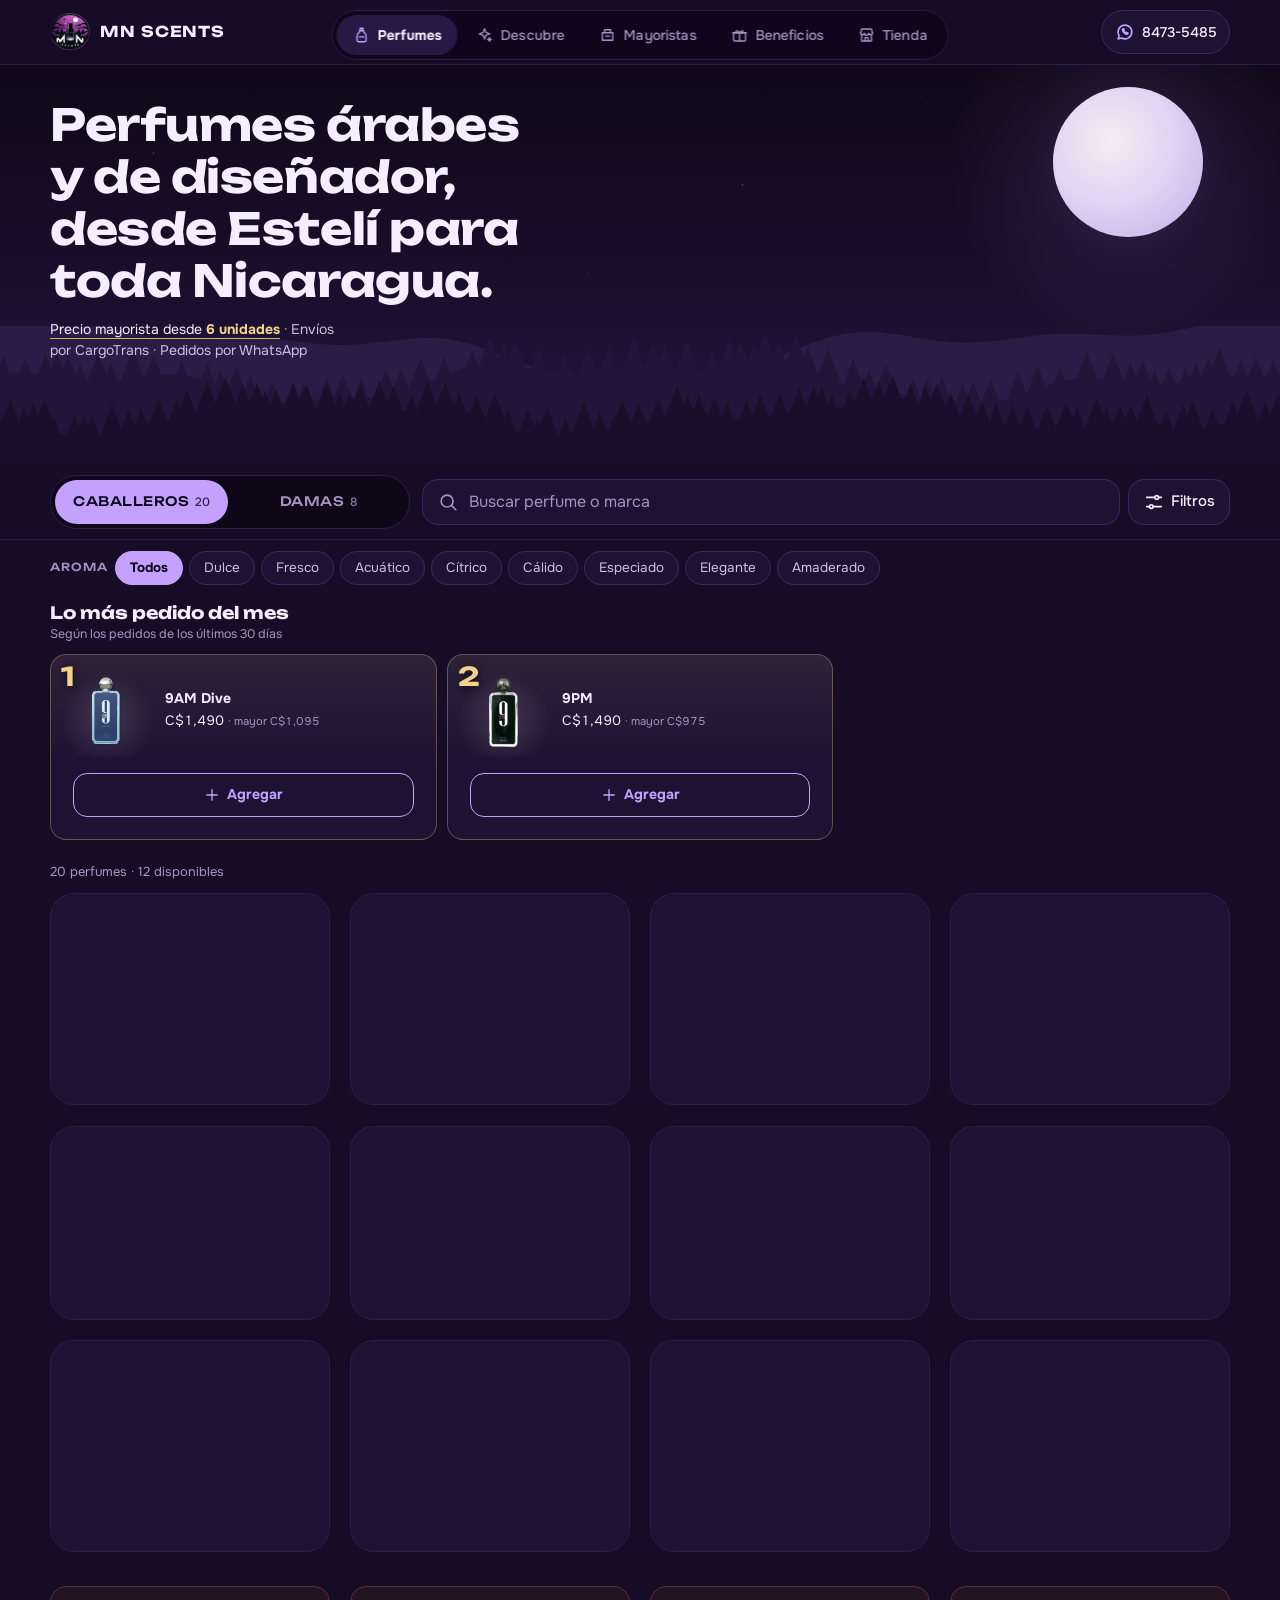
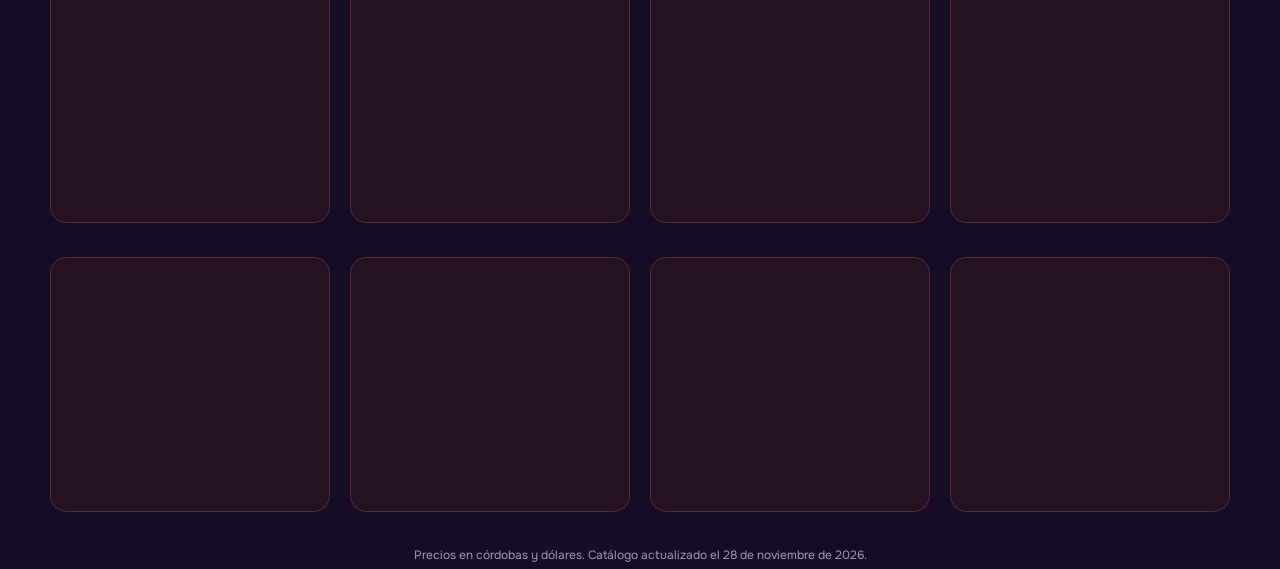
<file: index.html>
<!doctype html>
<html lang="es">
<head>
<meta charset="utf-8">
<meta name="viewport" content="width=device-width, initial-scale=1, viewport-fit=cover, interactive-widget=resizes-content">
<title>MN Scents · Catálogo de perfumes</title>
<meta name="description" content="Catálogo de perfumes MN Scents en Estelí, Nicaragua. Precios al detalle y por mayor desde 6 unidades. Envíos a todo el país por CargoTrans. Pedidos por WhatsApp.">
<meta name="theme-color" content="#160c25">
<meta name="color-scheme" content="dark">
<link rel="canonical" href="https://mnscents.pages.dev/">
<meta property="og:site_name" content="MN Scents">
<meta property="og:locale" content="es_NI">
<meta property="og:title" content="MN Scents · Catálogo de perfumes">
<meta property="og:description" content="Perfumes árabes y de diseñador en Estelí. Mayoreo desde 6 unidades. Envíos a toda Nicaragua. Pedidos por WhatsApp.">
<meta property="og:url" content="https://mnscents.pages.dev/">
<meta property="og:image" content="https://mnscents.pages.dev/img/marca/og.jpg">
<meta property="og:image:type" content="image/jpeg">
<meta property="og:image:width" content="1200">
<meta property="og:image:height" content="630">
<meta property="og:image:alt" content="MN Scents, catálogo de perfumes en Estelí">
<meta property="og:type" content="website">
<meta name="twitter:card" content="summary_large_image">
<meta name="twitter:image" content="https://mnscents.pages.dev/img/marca/og.jpg">
<link rel="icon" href="img/marca/favicon.png" type="image/png">
<link rel="apple-touch-icon" href="img/marca/icono-180.png">
<link rel="manifest" href="manifest.webmanifest">
<link rel="preload" href="fonts/onest-latin-400-normal.woff2" as="font" type="font/woff2" crossorigin>
<link rel="preload" href="fonts/unbounded-latin-700-normal.woff2" as="font" type="font/woff2" crossorigin>
<link rel="preload" href="data/productos.json" as="fetch" crossorigin>
<link rel="stylesheet" href="css/estilos.css">
<script type="module" src="js/app.js"></script>
</head>
<body>
<svg width="0" height="0" style="position:absolute" aria-hidden="true">
  <defs>
    <symbol id="i-search" viewBox="0 0 24 24"><circle cx="11" cy="11" r="6.5"/><path d="m16 16 4.5 4.5"/></symbol>
    <symbol id="i-sliders" viewBox="0 0 24 24"><path d="M4 7h9M17 7h3M4 17h3M11 17h9"/><circle cx="15" cy="7" r="2"/><circle cx="9" cy="17" r="2"/></symbol>
    <symbol id="i-close" viewBox="0 0 24 24"><path d="M6 6l12 12M18 6 6 18"/></symbol>
    <symbol id="i-plus" viewBox="0 0 24 24"><path d="M12 5v14M5 12h14"/></symbol>
    <symbol id="i-minus" viewBox="0 0 24 24"><path d="M5 12h14"/></symbol>
    <symbol id="i-trash" viewBox="0 0 24 24"><path d="M5 7h14M10 7V5h4v2M7 7l1 12h8l1-12"/></symbol>
    <symbol id="i-chat" viewBox="0 0 24 24"><path d="M4.5 19.5 5.6 16A7.5 7.5 0 1 1 8.4 18.6Z"/><path d="M9.3 9.2c.2 2.3 2.2 4.6 4.9 5.3l1.1-1.2-1.6-.9-.8.7c-1-.5-1.9-1.4-2.4-2.4l.7-.8-.9-1.6Z"/></symbol>
    <symbol id="i-truck" viewBox="0 0 24 24"><path d="M3 7h11v9H3zM14 10h4l3 3v3h-7"/><circle cx="7" cy="17.5" r="1.6"/><circle cx="17" cy="17.5" r="1.6"/></symbol>
    <symbol id="i-clock" viewBox="0 0 24 24"><circle cx="12" cy="12" r="8"/><path d="M12 8v4.5l3 2"/></symbol>
    <symbol id="i-stack" viewBox="0 0 24 24"><path d="M5 9h14v10H5zM8 9V5h8v4"/><path d="M9.5 13.5h5"/></symbol>
    <symbol id="i-insta" viewBox="0 0 24 24"><rect x="4" y="4" width="16" height="16" rx="4.5"/><circle cx="12" cy="12" r="3.6"/><path d="M16.8 7.2h.01"/></symbol>
    <symbol id="i-tiktok" viewBox="0 0 24 24"><path d="M13.5 4v10.5a3 3 0 1 1-3-3"/><path d="M13.5 4c.4 2.4 2 4 4.5 4.2"/></symbol>
    <symbol id="i-candado" viewBox="0 0 24 24"><rect x="5" y="11" width="14" height="9" rx="2"/><path d="M8 11V8a4 4 0 0 1 7.6-1.7"/><circle cx="12" cy="15.5" r="1.3"/></symbol>
    <symbol id="i-calendario" viewBox="0 0 24 24"><rect x="4" y="5.5" width="16" height="14.5" rx="2"/><path d="M4 10h16M8.5 3.5v4M15.5 3.5v4M9 14.5l2 2 4-4"/></symbol>
    <symbol id="i-racha" viewBox="0 0 24 24"><path d="M12 21c-3.9 0-6.5-2.6-6.5-6.1 0-3.4 2.6-5.3 3.6-8.4.5 2.2 1.8 3.2 2.9 3.6.3-2.6 1.6-4.6 3.4-6.1-.2 3 1 5.1 2.2 6.9.9 1.4 1.4 2.6 1.4 4 0 3.5-3.1 6.1-7 6.1Z"/><path d="M12 21c-1.7 0-2.9-1.2-2.9-2.8 0-1.8 1.6-2.6 2.2-4.2 1 .9 3.6 2.3 3.6 4.2 0 1.6-1.2 2.8-2.9 2.8Z"/></symbol>
    <symbol id="i-alerta" viewBox="0 0 24 24"><path d="M3 7l6 6 4-4 8 8"/><path d="M15 17h6v-6"/></symbol>
    <symbol id="i-plantilla" viewBox="0 0 24 24"><rect x="3.5" y="3.5" width="17" height="17" rx="2.5"/><path d="M3.5 9h17M9 9v11.5"/><path d="M12 13h5.5M12 16.5h3.5"/></symbol>
    <symbol id="i-repetir" viewBox="0 0 24 24"><path d="M4 12a8 8 0 0 1 13.7-5.6L20 8.7"/><path d="M20 4v4.7h-4.7"/><path d="M20 12a8 8 0 0 1-13.7 5.6L4 15.3"/><path d="M4 20v-4.7h4.7"/></symbol>
    <symbol id="i-imagen" viewBox="0 0 24 24"><rect x="3.5" y="4.5" width="17" height="15" rx="2.5"/><circle cx="9" cy="10" r="1.8"/><path d="m4 17 4.8-4.4 3.6 3.2 2.8-2.4L20 17.5"/></symbol>
    <symbol id="i-calc" viewBox="0 0 24 24"><rect x="5" y="3.5" width="14" height="17" rx="2.5"/><path d="M8 7.5h8M8.5 12h.01M12 12h.01M15.5 12h.01M8.5 15.5h.01M12 15.5h.01M15.5 15.5h.01"/></symbol>
    <symbol id="i-mapa" viewBox="0 0 24 24"><circle cx="6" cy="17" r="1.6"/><circle cx="11" cy="9" r="1.6"/><circle cx="18" cy="6" r="1.6"/><circle cx="17" cy="15" r="1.6"/><path d="m7.2 15.8 2.7-5.6M12.5 8.4l4-1.6M17.6 7.6l-.4 5.8"/></symbol>
    <symbol id="i-gift" viewBox="0 0 24 24"><rect x="4" y="9" width="16" height="11" rx="1.5"/><path d="M3 9h18M12 9v11M12 9c-1.5-3-5-3.5-5-1 0 1.5 2.5 1 5 1Zm0 0c1.5-3 5-3.5 5-1 0 1.5-2.5 1-5 1Z"/></symbol>
    <symbol id="i-pin" viewBox="0 0 24 24"><path d="M12 21s-6.5-5.6-6.5-11a6.5 6.5 0 0 1 13 0c0 5.4-6.5 11-6.5 11Z"/><circle cx="12" cy="10" r="2.4"/></symbol>
    <symbol id="i-share" viewBox="0 0 24 24"><circle cx="17.5" cy="5.5" r="2.5"/><circle cx="6.5" cy="12" r="2.5"/><circle cx="17.5" cy="18.5" r="2.5"/><path d="m8.7 10.8 6.6-4M8.7 13.2l6.6 4"/></symbol>
    <symbol id="i-download" viewBox="0 0 24 24"><path d="M12 4v11M7 10.5l5 5 5-5M5 20h14"/></symbol>
    <symbol id="i-frasco" viewBox="0 0 24 24"><path d="M10 3h4v3h-4z"/><path d="M9.5 6h5l.5 2.2a6 6 0 0 1 3 5.3V19a2 2 0 0 1-2 2H8a2 2 0 0 1-2-2v-5.5a6 6 0 0 1 3-5.3Z"/><path d="M9 14.5h6"/></symbol>
    <symbol id="i-estrella" viewBox="0 0 24 24"><path d="M12 3.5l1.9 5.1 5.1 1.9-5.1 1.9L12 17.5l-1.9-5.1L5 10.5l5.1-1.9Z"/><path d="M18.5 15.5l.7 1.8 1.8.7-1.8.7-.7 1.8-.7-1.8-1.8-.7 1.8-.7Z"/></symbol>
    <symbol id="i-tienda" viewBox="0 0 24 24"><path d="M4 9.5 5.5 4h13L20 9.5"/><path d="M4 9.5a2.7 2.7 0 0 0 5.3 0 2.7 2.7 0 0 0 5.4 0 2.7 2.7 0 0 0 5.3 0"/><path d="M5.5 12v8h13v-8"/><path d="M10 20v-4.5h4V20"/></symbol>
    <symbol id="i-bolsa" viewBox="0 0 24 24"><path d="M5.5 8h13l-1 12.5h-11Z"/><path d="M9 10.5V7a3 3 0 0 1 6 0v3.5"/></symbol>
    <symbol id="i-sticker" viewBox="0 0 24 24"><path d="M20 12.5V6a2 2 0 0 0-2-2H6a2 2 0 0 0-2 2v12a2 2 0 0 0 2 2h6.5Z"/><path d="M12.5 20a7.5 7.5 0 0 0 7.5-7.5h-5.5a2 2 0 0 0-2 2Z"/><circle cx="9" cy="10" r="1"/><circle cx="15" cy="10" r="1"/></symbol>
    <symbol id="i-check" viewBox="0 0 24 24"><path d="M5 12.5l4.5 4.5L19 7.5"/></symbol>
    <symbol id="i-cerrado" viewBox="0 0 24 24"><rect x="5" y="11" width="14" height="9" rx="2"/><path d="M8 11V8a4 4 0 0 1 8 0v3"/><circle cx="12" cy="15.5" r="1.3"/></symbol>
    <symbol id="i-aviso" viewBox="0 0 24 24"><circle cx="12" cy="12" r="9"/><path d="M12 7.5v5.5"/><circle cx="12" cy="16.3" r=".6"/></symbol>
    <symbol id="i-arrow" viewBox="0 0 24 24"><path d="M5 12h13M13 6l6 6-6 6"/></symbol>
    <symbol id="i-comparar" viewBox="0 0 24 24"><rect x="3.5" y="4" width="7" height="16" rx="2"/><rect x="13.5" y="4" width="7" height="16" rx="2"/><path d="M6 9h2M16 9h2M6 13h2M16 13h2"/></symbol>
    <symbol id="i-q-el" viewBox="0 0 24 24"><rect x="9.5" y="2.5" width="5" height="3" rx=".8"/><path d="M10.6 5.5v2.6M13.4 5.5v2.6"/><rect x="6" y="8.1" width="12" height="13.4" rx="2.2"/><path d="M9 14.5h6"/></symbol>
    <symbol id="i-q-ella" viewBox="0 0 24 24"><rect x="10.2" y="2.5" width="3.6" height="3" rx="1"/><path d="M11.1 5.5v2.7M12.9 5.5v2.7"/><circle cx="12" cy="15" r="6.5"/><path d="M8.9 13.6a3.6 3.6 0 0 1 2.1-2.3"/></symbol>
    <symbol id="i-q-sol" viewBox="0 0 24 24"><circle cx="12" cy="12" r="4"/><path d="M12 2.8v2.1M12 19.1v2.1M2.8 12h2.1M19.1 12h2.1M5.5 5.5 7 7M17 17l1.5 1.5M5.5 18.5 7 17M17 7l1.5-1.5"/></symbol>
    <symbol id="i-q-luna" viewBox="0 0 24 24"><path d="M19.5 14.6A7.6 7.6 0 1 1 9.4 4.5a6.1 6.1 0 0 0 10.1 10.1Z"/><path d="M17 3.6v2.6M15.7 4.9h2.6"/></symbol>
    <symbol id="i-q-siempre" viewBox="0 0 24 24"><circle cx="12" cy="12" r="5"/><path d="M12 7a5 5 0 0 1 0 10Z" fill="currentColor"/><path d="M12 2.6v2M12 19.4v2M2.6 12h2M5.3 5.3l1.4 1.4M5.3 18.7l1.4-1.4"/></symbol>
    <symbol id="i-q-ola" viewBox="0 0 24 24"><path d="M3 8c1.5-1.6 3-1.6 4.5 0s3 1.6 4.5 0 3-1.6 4.5 0 3 1.6 4.5 0M3 13c1.5-1.6 3-1.6 4.5 0s3 1.6 4.5 0 3-1.6 4.5 0 3 1.6 4.5 0M3 18c1.5-1.6 3-1.6 4.5 0s3 1.6 4.5 0 3-1.6 4.5 0 3 1.6 4.5 0"/></symbol>
    <symbol id="i-q-dulce" viewBox="0 0 24 24"><circle cx="12" cy="12" r="4.6"/><path d="M7.7 10.2 3.4 7.5v9l4.3-2.7M16.3 10.2l4.3-2.7v9l-4.3-2.7M10 13a2.1 2.1 0 0 0 3.9-1.4"/></symbol>
    <symbol id="i-q-llama" viewBox="0 0 24 24"><path d="M12 21.2c-3.9 0-6.5-2.6-6.5-6.2 0-3.6 3-5.6 4.2-9.4 2.5 1.6 3.3 3.9 3 6.1 1-.5 1.8-1.5 2.1-2.9 1.7 1.6 3.7 3.8 3.7 6.2 0 3.6-2.6 6.2-6.5 6.2Z"/><path d="M12 21.2c-1.6 0-2.7-1.1-2.7-2.6 0-1.6 1.3-2.5 2.7-4.1 1.4 1.6 2.7 2.5 2.7 4.1 0 1.5-1.1 2.6-2.7 2.6Z"/></symbol>
    <symbol id="i-q-flor" viewBox="0 0 24 24"><circle cx="12" cy="9" r="1.9"/><g><ellipse cx="12" cy="4.7" rx="2.1" ry="2.6"/><ellipse cx="12" cy="4.7" rx="2.1" ry="2.6" transform="rotate(72 12 9)"/><ellipse cx="12" cy="4.7" rx="2.1" ry="2.6" transform="rotate(144 12 9)"/><ellipse cx="12" cy="4.7" rx="2.1" ry="2.6" transform="rotate(216 12 9)"/><ellipse cx="12" cy="4.7" rx="2.1" ry="2.6" transform="rotate(288 12 9)"/></g><path d="M12 13.3v8.2M12 18.6c1.5-1.9 3.3-2.4 5-2.2-.5 1.8-2.6 2.7-5 2.2Z"/></symbol>
    <symbol id="i-q-pluma" viewBox="0 0 24 24"><path d="M20 4c-7 .4-11.6 5.2-12.3 12.4L7.2 20"/><path d="M20 4c-.4 7-5.2 11.6-12.3 12.4"/><path d="M9.6 12.6 14 8.2M12 14.6l3.2-3.2"/></symbol>
    <symbol id="i-q-estela" viewBox="0 0 24 24"><path d="m11.5 3.5 1.7 4.8 4.8 1.7-4.8 1.7-1.7 4.8-1.7-4.8L5 10l4.8-1.7Z"/><path d="m18.5 14.6.8 2.1 2.1.8-2.1.8-.8 2.1-.8-2.1-2.1-.8 2.1-.8ZM5.6 15.6l.5 1.4 1.4.5-1.4.5-.5 1.4-.5-1.4-1.4-.5 1.4-.5Z"/></symbol>
  </defs>
</svg>

<a class="saltar" href="#catalogo">Ir al catálogo</a>

<header class="barra-sup">
  <a class="marca" href="#perfumes" aria-label="MN Scents, inicio">
    <img src="img/marca/logo.webp" alt="" width="40" height="39">
    <span class="marca-nombre">MN SCENTS</span>
  </a>
  <a class="btn-ico btn-wa-sup" href="https://wa.me/50584735485" target="_blank" rel="noopener" aria-label="Escribir por WhatsApp al 8473-5485">
    <svg class="ico"><use href="#i-chat"/></svg><span>8473-5485</span>
  </a>
</header>

<nav class="nav-vistas" aria-label="Secciones">
  <a href="#perfumes" data-vista="perfumes" aria-current="page"><svg class="ico" aria-hidden="true"><use href="#i-frasco"/></svg><span>Perfumes</span></a>
  <a href="#descubre" data-vista="descubre"><svg class="ico" aria-hidden="true"><use href="#i-estrella"/></svg><span>Descubre</span></a>
  <a href="#mayoristas" data-vista="mayoristas"><svg class="ico" aria-hidden="true"><use href="#i-stack"/></svg><span>Mayoristas</span><i class="nav-punto" hidden></i></a>
  <a href="#beneficios" data-vista="beneficios"><svg class="ico" aria-hidden="true"><use href="#i-gift"/></svg><span>Beneficios</span></a>
  <a href="#tienda" data-vista="tienda"><svg class="ico" aria-hidden="true"><use href="#i-tienda"/></svg><span>Tienda</span></a>
</nav>

<div class="vista" id="vista-perfumes" data-vista="perfumes">
<section class="cielo" aria-labelledby="titulo">
  <div class="luna" aria-hidden="true"></div>
  <div class="cielo-texto">
    <h1 id="titulo">Perfumes árabes y de diseñador, desde Estelí para toda Nicaragua.</h1>
    <p class="cielo-sub"><a href="#mayoristas">Precio mayorista desde <strong>6 unidades</strong></a> · Envíos por CargoTrans · Pedidos por WhatsApp</p>
  </div>
  <img class="crestas" src="img/marca/crestas.svg" alt="" aria-hidden="true">
</section>

<main id="catalogo" tabindex="-1">
  <div class="controles">
    <div class="segmento" role="tablist" aria-label="Catálogo">
      <button role="tab" id="tab-caballeros" aria-controls="rejilla" aria-selected="true" data-cat="caballeros">Caballeros <span class="cuenta" data-cuenta="caballeros"></span></button>
      <button role="tab" id="tab-damas" aria-controls="rejilla" aria-selected="false" data-cat="damas">Damas <span class="cuenta" data-cuenta="damas"></span></button>
    </div>
    <div class="buscar">
      <label class="campo-buscar">
        <svg class="ico" aria-hidden="true"><use href="#i-search"/></svg>
        <span class="sr">Buscar por nombre o marca</span>
        <input id="q" type="search" placeholder="Buscar perfume o marca" autocomplete="off" autocapitalize="none" autocorrect="off" spellcheck="false" enterkeyhint="search">
        <button class="limpiar-q" type="button" aria-label="Borrar búsqueda" hidden><svg class="ico"><use href="#i-close"/></svg></button>
      </label>
      <button class="btn-filtros" type="button" aria-haspopup="dialog" aria-controls="hoja-filtros">
        <svg class="ico" aria-hidden="true"><use href="#i-sliders"/></svg><span>Filtros</span><span class="insignia" hidden></span>
      </button>
    </div>
    <div class="chips-activos" aria-label="Filtros activos"></div>
  </div>
  <div class="aromas" role="group" aria-label="¿Qué aroma buscas?"></div>

  <section class="lo-mas" hidden aria-labelledby="t-lomas"></section>

  <p class="resumen" aria-live="polite"></p>
  <div id="rejilla" class="rejilla" role="tabpanel" aria-labelledby="tab-caballeros" aria-busy="true"></div>
  <div class="otra-cat" hidden></div>
  <p class="pie-nota pie-catalogo">Precios en córdobas y dólares. <span class="actualizado"></span></p>
</main>
</div>

<div class="vista" id="vista-descubre" data-vista="descubre" aria-labelledby="t-descubre" hidden>
<div class="vista-cabeza">
  <h1 id="t-descubre">Descubre tu aroma</h1>
  <p>¿No sabes cuál elegir? Responde 4 preguntas, explora el mapa o mira lo que más se pide.</p>
</div>
<div class="descubre-cuerpo">
  <div class="descubre-fila">
    <button class="descubre" type="button" data-accion="abrir-quiz" aria-haspopup="dialog" aria-controls="hoja-quiz">
      <span class="luna-progreso descubre-luna" aria-hidden="true"><svg viewBox="0 0 40 40"><circle class="lp-fondo" cx="20" cy="20" r="15"/><path class="lp-luz" d="M20,5 A15,15 0 0 1 20,35 A3,15 0 0 0 20,5 Z"/><circle class="lp-aro" cx="20" cy="20" r="18.5"/></svg></span>
      <span class="descubre-texto"><b>Encuentra tu perfume</b><span>Responde 4 preguntas y te decimos cuáles van contigo</span></span>
      <svg class="ico" aria-hidden="true"><use href="#i-arrow"/></svg>
    </button>
    <button class="descubre descubre-mapa" type="button" data-accion="abrir-mapa" aria-haspopup="dialog" aria-controls="hoja-mapa">
      <span class="descubre-mapa-ico" aria-hidden="true"><i></i><i></i><i></i><i></i></span>
      <span class="descubre-texto"><b>Mapa de aromas</b><span>Explora los perfumes como un cielo de estrellas</span></span>
      <svg class="ico" aria-hidden="true"><use href="#i-arrow"/></svg>
    </button>
  </div>
  <section class="lo-mas-todo" hidden aria-labelledby="t-lomas-todo"></section>
</div>
</div>

<div class="vista" id="vista-mayoristas" data-vista="mayoristas" aria-labelledby="t-mayoristas" hidden>
<div class="vista-cabeza">
  <p class="seccion-etiqueta oro">Solo para mayoristas</p>
  <h1 id="t-mayoristas">Mayoristas</h1>
  <p>Precio mayorista desde 6 perfumes, tu racha y herramientas para revender.</p>
</div>
<div class="racha-tarjeta" hidden></div>
<section id="mayoristas" class="mayoristas" aria-labelledby="t-may">
  <h2 id="t-may">Comprá, mantené tu racha y disfrutá de precios mayoristas</h2>
  <p class="may-sub">Desbloqueá tu precio mayorista y no dejés caer tu racha.</p>
  <ol class="racha">
    <li class="r-desbloquea"><span class="r-ico"><svg class="ico" aria-hidden="true"><use href="#i-candado"/></svg></span><div><h3>Desbloqueá tu precio mayorista</h3><p>Comprá <strong>6 perfumes o más</strong> y desbloqueá tu precio mayorista.</p></div></li>
    <li><span class="r-ico"><svg class="ico" aria-hidden="true"><use href="#i-calendario"/></svg></span><div><h3>Tu primera racha: <span class="r-plazo">6 días</span></h3><p>Tenés <strong>6 días</strong> para tu siguiente compra y llevar <strong>1 perfume</strong> a precio mayorista.</p></div></li>
    <li><span class="r-ico"><svg class="ico" aria-hidden="true"><use href="#i-racha"/></svg></span><div><h3>Mantené tu racha: <span class="r-plazo">30 días</span></h3><p>Luego, comprá <strong>desde 3 perfumes cada 30 días</strong> para mantener tu beneficio.</p></div></li>
    <li class="r-cae"><span class="r-ico"><svg class="ico" aria-hidden="true"><use href="#i-alerta"/></svg></span><div><h3>¡No dejés caer tu racha!</h3><p>Si pasan <strong>30 días sin una compra</strong>, perdés el beneficio temporalmente y volvés a necesitar una compra de 6 perfumes o más.</p></div></li>
  </ol>
  <div class="may-herramientas">
    <button class="may-tool" type="button" data-accion="abrir-ganancia" aria-haspopup="dialog" aria-controls="hoja-ganancia">
      <span class="r-ico"><svg class="ico" aria-hidden="true"><use href="#i-calc"/></svg></span>
      <span><b>Calcula tu ganancia</b><span>Tus precios de venta, tus gastos y lo que te queda</span></span>
      <svg class="ico flecha" aria-hidden="true"><use href="#i-arrow"/></svg>
    </button>
    <button class="may-tool" type="button" data-accion="abrir-reventa" aria-haspopup="dialog" aria-controls="hoja-reventa">
      <span class="r-ico"><svg class="ico" aria-hidden="true"><use href="#i-imagen"/></svg></span>
      <span><b>Crea tu catálogo de reventa</b><span class="rev-estado-acceso">Una imagen con tus precios y tu número, en un minuto</span></span>
      <svg class="ico flecha" aria-hidden="true"><use href="#i-arrow"/></svg>
    </button>
  </div>
  <div class="may-extra">
    <span class="r-ico"><svg class="ico" aria-hidden="true"><use href="#i-plantilla"/></svg></span>
    <div>
      <h3>Plantillas de Canva para tu negocio</h3>
      <p>Si querés, te entregamos plantillas personalizables de <strong>Canva</strong>: un catálogo con las imágenes de nuestros perfumes, ya completo, donde solo agregás tu logo, tus precios y tu número de teléfono. También plantillas con <strong>etiqueta profesional</strong> para vender decants de <strong>5 y 10 ml</strong>.</p>
      <a class="btn sec" href="https://wa.me/50584735485?text=Hola%2C%20quiero%20las%20plantillas%20de%20Canva%20para%20mayoristas" target="_blank" rel="noopener"><svg class="ico" aria-hidden="true"><use href="#i-chat"/></svg>Pedí tus plantillas</a>
    </div>
  </div>
</section>
</div>

<div class="vista" id="vista-beneficios" data-vista="beneficios" aria-labelledby="t-beneficios" hidden>
<div class="vista-cabeza">
  <p class="seccion-etiqueta">Solo compras al detalle</p>
  <h1 id="t-beneficios">Beneficios</h1>
  <p>Por comprarnos al detalle te llevas regalías en cada compra y tu tarjeta de fidelidad.</p>
</div>
<section id="regalias" class="regalias" aria-labelledby="t-regalias">
  <h2 id="t-regalias">Regalías por comprarnos</h2>
  <ul class="reg-lista">
    <li><span class="reg-ico"><svg class="ico" aria-hidden="true"><use href="#i-truck"/></svg></span><div><h3>Delivery gratis</h3><p>Dentro de la ciudad de Estelí.</p></div></li>
    <li><span class="reg-ico"><svg class="ico" aria-hidden="true"><use href="#i-bolsa"/></svg></span><div><h3>Bolsa personalizada</h3><p>De nuestra marca.</p></div></li>
    <li><span class="reg-ico"><svg class="ico" aria-hidden="true"><use href="#i-sticker"/></svg></span><div><h3>Stickers</h3><p>De nuestro logo.</p></div></li>
  </ul>
  <p class="reg-aplica">Solo para compras al detalle; no aplica a compras mayoristas.</p>
</section>
<section id="fidelidad" class="fidelidad" aria-labelledby="t-fid">
  <div class="fid-texto">
    <h2 id="t-fid">Tarjeta de fidelidad</h2>
    <p>Por cada compra recibes <strong>1 sello</strong>. Al completar <strong>10 sellos</strong>, te regalamos <strong>un perfume de la línea Stallion 53</strong>, valorado en $38.</p>
    <p class="fid-regalo">Tu tarjeta empieza con <strong>2 sellos de regalo</strong>.</p>
    <p class="fid-aplica">Es un beneficio exclusivo para compras al detalle; no aplica a compras mayoristas.</p>
  </div>
  <ol class="sellos" aria-label="10 sellos; los 2 primeros son de regalo">
    <li class="regalo" aria-label="Sello 1, de regalo"></li><li class="regalo" aria-label="Sello 2, de regalo"></li>
    <li aria-label="Sello 3"></li><li aria-label="Sello 4"></li><li aria-label="Sello 5"></li><li aria-label="Sello 6"></li>
    <li aria-label="Sello 7"></li><li aria-label="Sello 8"></li><li aria-label="Sello 9"></li>
    <li class="premio" aria-label="Sello 10: perfume Stallion 53 gratis"><svg class="ico" aria-hidden="true"><use href="#i-gift"/></svg></li>
  </ol>
</section>
</div>

<div class="vista" id="vista-tienda" data-vista="tienda" aria-labelledby="t-tienda" hidden>
<div class="vista-cabeza">
  <h1 id="t-tienda">Visítanos en Estelí</h1>
  <p>Te esperamos en nuestra tienda. También enviamos a toda Nicaragua y recibimos pedidos por WhatsApp.</p>
</div>
<section id="tienda" class="tienda" aria-label="Dirección y horario">
  <div class="tienda-grid">
    <div>
      <h3>Dirección</h3>
      <p>Gasolinera Esquipulas, 4 cuadras al este<br>Estelí, Nicaragua</p>
      <a class="btn pri" href="https://maps.app.goo.gl/nd9f1J7AV5XNvNJq9" target="_blank" rel="noopener"><svg class="ico" aria-hidden="true"><use href="#i-pin"/></svg>Cómo llegar</a>
    </div>
    <div>
      <h3>Horario</h3>
      <dl class="horario">
        <div><dt>Lunes a viernes</dt><dd>9:00 a. m. – 7:00 p. m.</dd></div>
        <div><dt>Sábado</dt><dd>9:00 a. m. – 3:00 p. m.</dd></div>
        <div><dt>Domingo</dt><dd>Cerrado</dd></div>
      </dl>
      <p class="abierto" aria-live="polite"></p>
    </div>
  </div>
</section>
<section id="condiciones" class="condiciones" aria-labelledby="t-cond">
  <h2 id="t-cond">Cómo comprar</h2>
  <ul class="cond-lista">
    <li><svg class="ico" aria-hidden="true"><use href="#i-stack"/></svg><div><h3>Mayoreo desde 6 unidades</h3><p>Los precios mayoristas se desbloquean al comprar 6 unidades o más. Cuentan todas las unidades de perfumes disponibles, puedes combinar distintos perfumes. <a href="#mayoristas">Mira los beneficios para mayoristas</a>.</p></div></li>
    <li><svg class="ico" aria-hidden="true"><use href="#i-truck"/></svg><div><h3>Envíos a todo Nicaragua</h3><p>Realizamos envíos a nivel nacional mediante CargoTrans.</p></div></li>
    <li><svg class="ico" aria-hidden="true"><use href="#i-clock"/></svg><div><h3>Entrega de 2 a 4 días</h3><p>El plazo de entrega es de 2 a 4 días como máximo, según nuestras condiciones comerciales.</p></div></li>
    <li><svg class="ico" aria-hidden="true"><use href="#i-chat"/></svg><div><h3>Pedidos por WhatsApp</h3><p>Arma tu pedido aquí y envíalo a nuestro WhatsApp <a href="https://wa.me/50584735485" target="_blank" rel="noopener">8473-5485</a>. Ahí coordinamos el pago y el envío.</p></div></li>
  </ul>
</section>
<footer class="pie">
  <img src="img/marca/logo.webp" alt="MN Scents" width="56" height="55" loading="lazy">
  <nav class="redes" aria-label="Redes sociales">
    <a href="https://wa.me/50584735485" target="_blank" rel="noopener"><svg class="ico" aria-hidden="true"><use href="#i-chat"/></svg>8473-5485</a>
    <a href="https://www.instagram.com/mn_scentss/" target="_blank" rel="noopener"><svg class="ico" aria-hidden="true"><use href="#i-insta"/></svg>mn_scentss</a>
    <a href="https://www.tiktok.com/@mnscents_" target="_blank" rel="noopener"><svg class="ico" aria-hidden="true"><use href="#i-tiktok"/></svg>mnscents_</a>
  </nav>
  <button class="btn sec btn-instalar" type="button" hidden><svg class="ico" aria-hidden="true"><use href="#i-download"/></svg>Instalar MN Scents en tu teléfono</button>
</footer>
</div>

<!-- Barra fija del pedido -->
<div class="barra-pedido" role="region" aria-label="Tu pedido">
  <button class="bp-boton" type="button" aria-haspopup="dialog" aria-controls="hoja-pedido">
    <span class="luna-progreso" aria-hidden="true"><svg viewBox="0 0 40 40"><circle class="lp-fondo" cx="20" cy="20" r="15"/><path class="lp-luz" d=""/><circle class="lp-aro" cx="20" cy="20" r="18.5"/></svg></span>
    <span class="bp-texto">
      <span class="bp-linea1">Tu pedido está vacío</span>
      <span class="bp-linea2">Mayoreo desde 6 unidades</span>
    </span>
    <span class="bp-total"></span>
    <span class="bp-ver">Ver pedido<svg class="ico" aria-hidden="true"><use href="#i-arrow"/></svg></span>
  </button>
</div>

<!-- Ficha de producto -->
<dialog id="hoja-ficha" class="hoja" aria-labelledby="ficha-nombre">
  <div class="hoja-cuerpo"></div>
</dialog>

<!-- Filtros -->
<dialog id="hoja-filtros" class="hoja" aria-labelledby="filtros-titulo">
  <div class="hoja-cabeza"><h2 id="filtros-titulo">Filtros</h2><button class="btn-ico cerrar" type="button" aria-label="Cerrar"><svg class="ico"><use href="#i-close"/></svg></button></div>
  <div class="hoja-cuerpo">
    <fieldset><legend>Disponibilidad</legend><div class="opciones" data-filtro="estado"></div></fieldset>
    <fieldset><legend>Marca</legend><div class="opciones" data-filtro="marca"></div></fieldset>
    <fieldset><legend>Precio al detalle</legend><div class="opciones" data-filtro="precio"></div></fieldset>
    <fieldset><legend>Ordenar</legend><div class="opciones" data-filtro="orden"></div></fieldset>
  </div>
  <div class="hoja-pie"><button class="btn sec" type="button" data-accion="limpiar-filtros">Limpiar</button><button class="btn pri" type="button" data-accion="aplicar-filtros">Ver resultados</button></div>
</dialog>

<!-- Pedido -->
<dialog id="hoja-pedido" class="hoja hoja-pedido" aria-labelledby="pedido-titulo">
  <div class="hoja-cabeza"><h2 id="pedido-titulo">Tu pedido</h2><button class="btn-ico cerrar" type="button" aria-label="Cerrar"><svg class="ico"><use href="#i-close"/></svg></button></div>
  <div class="hoja-cuerpo">
    <div class="progreso-mayoreo">
      <span class="luna-progreso grande" aria-hidden="true"><svg viewBox="0 0 40 40"><circle class="lp-fondo" cx="20" cy="20" r="15"/><path class="lp-luz" d=""/><circle class="lp-aro" cx="20" cy="20" r="18.5"/></svg></span>
      <div class="pm-texto">
        <p class="pm-titulo"></p>
        <p class="pm-nota"></p>
      </div>
      <div class="caja" role="progressbar" aria-valuemin="0" aria-valuemax="6" aria-valuenow="0" aria-label="Tu caja de 6 para precio mayorista">
        <span class="caja-slot"></span><span class="caja-slot"></span><span class="caja-slot"></span><span class="caja-slot"></span><span class="caja-slot"></span><span class="caja-slot"></span>
        <span class="caja-extra" hidden></span>
      </div>
    </div>
    <div class="completa" hidden>
      <p class="completa-titulo">Completa tu caja</p>
      <ul class="sugeridos" aria-label="Perfumes disponibles para completar tu caja"></ul>
    </div>
    <ul class="lineas"></ul>
    <div class="no-disp" hidden></div>
    <button class="reventa-atajo" type="button" data-accion="abrir-ganancia" hidden><svg class="ico" aria-hidden="true"><use href="#i-calc"/></svg><span><b>¿Lo vas a revender?</b><span>Calcula tu ganancia con estos precios</span></span><svg class="ico flecha" aria-hidden="true"><use href="#i-arrow"/></svg></button>
    <p class="vaciar-fila"><button class="btn-texto" type="button" data-accion="vaciar">Vaciar pedido</button></p>
    <div class="pedido-vacio" hidden>
      <p class="pv-titulo">Todavía no has agregado perfumes.</p>
      <p>Agrega desde el catálogo. Con 6 unidades o más se aplica el precio mayorista.</p>
      <button class="btn sec" type="button" data-accion="cerrar-pedido">Explorar el catálogo</button>
    </div>
  </div>
  <div class="hoja-pie pedido-pie">
    <dl class="totales">
      <div><dt>Unidades</dt><dd class="t-unidades">0</dd></div>
      <div><dt>Precios aplicados</dt><dd class="t-nivel">Al detalle</dd></div>
      <div class="t-ahorro-fila" hidden><dt>Ahorras con mayoreo</dt><dd class="t-ahorro"></dd></div>
      <div class="t-total"><dt>Total</dt><dd><span class="t-cs">C$0</span><span class="t-usd">$0.00</span></dd></div>
    </dl>
    <a class="btn pri btn-enviar" href="#" target="_blank" rel="noopener"><svg class="ico" aria-hidden="true"><use href="#i-chat"/></svg>Enviar pedido por WhatsApp</a>
    <p class="aviso-racha" hidden>¿Ya tenés tu racha mayorista activa? Enviá tu pedido igual: te confirmamos el precio mayorista por WhatsApp.</p>
    <p class="aviso-envio">WhatsApp se abrirá con tu pedido escrito. Solo nos llega cuando tú envíes el mensaje; ahí coordinamos pago y envío.</p>
  </div>
</dialog>

<!-- Verificación de un pedido recibido por WhatsApp -->
<dialog id="hoja-verificar" class="hoja" aria-labelledby="verificar-titulo">
  <div class="hoja-cabeza"><h2 id="verificar-titulo">Verificar pedido</h2><button class="btn-ico cerrar" type="button" aria-label="Cerrar"><svg class="ico"><use href="#i-close"/></svg></button></div>
  <div class="hoja-cuerpo"><div class="verificar"></div></div>
</dialog>

<!-- Comparar dos perfumes -->
<dialog id="hoja-comparar" class="hoja hoja-comparar" aria-labelledby="comparar-titulo">
  <div class="hoja-cabeza"><h2 id="comparar-titulo">Comparar perfumes</h2><button class="btn-ico cerrar" type="button" aria-label="Cerrar"><svg class="ico"><use href="#i-close"/></svg></button></div>
  <div class="hoja-cuerpo"><div class="comparar"></div></div>
</dialog>

<!-- Encuentra tu perfume -->
<dialog id="hoja-quiz" class="hoja hoja-quiz" aria-labelledby="quiz-titulo">
  <div class="hoja-cabeza"><h2 id="quiz-titulo">Encuentra tu perfume</h2><button class="btn-ico cerrar" type="button" aria-label="Cerrar"><svg class="ico"><use href="#i-close"/></svg></button></div>
  <div class="hoja-cuerpo"><div class="quiz"></div></div>
  <div class="hoja-pie quiz-pie"></div>
</dialog>

<!-- Mapa de aromas -->
<dialog id="hoja-mapa" class="hoja hoja-mapa" aria-labelledby="mapa-titulo">
  <div class="hoja-cabeza"><h2 id="mapa-titulo">Mapa de aromas</h2><button class="btn-ico cerrar" type="button" aria-label="Cerrar"><svg class="ico"><use href="#i-close"/></svg></button></div>
  <div class="hoja-cuerpo">
    <div class="mapa-filtros">
      <div class="mapa-cat" role="group" aria-label="Catálogo">
        <button type="button" data-accion="mapa-cat" data-cat="todos" aria-pressed="true">Todos</button>
        <button type="button" data-accion="mapa-cat" data-cat="caballeros" aria-pressed="false">Él</button>
        <button type="button" data-accion="mapa-cat" data-cat="damas" aria-pressed="false">Ella</button>
      </div>
      <button class="mapa-solo" type="button" data-accion="mapa-solo" aria-pressed="false"><i aria-hidden="true"></i>Solo disponibles</button>
    </div>
    <div class="mapa-lienzo">
      <svg class="mapa-svg" viewBox="0 0 1000 1000" aria-label="Mapa de aromas: arrastra la luna o toca una estrella"></svg>
    </div>
    <div class="mapa-leyenda" role="group" aria-label="Familias de aroma"></div>
    <p class="mapa-ayuda">Arrastra la luna hacia el aroma que te gusta. Toca una estrella para ver con qué perfumes comparte notas.</p>
    <div class="mapa-panel" aria-live="polite"></div>
    <p class="mapa-nota"></p>
  </div>
</dialog>

<!-- Calculadora de ganancia -->
<dialog id="hoja-ganancia" class="hoja hoja-ganancia" aria-labelledby="gan-titulo">
  <div class="hoja-cabeza"><h2 id="gan-titulo">Calcula tu ganancia</h2><button class="btn-ico cerrar" type="button" aria-label="Cerrar"><svg class="ico"><use href="#i-close"/></svg></button></div>
  <div class="hoja-cuerpo"><div class="ganancia"></div></div>
  <div class="hoja-pie gan-pie"></div>
</dialog>

<!-- Catálogo de reventa -->
<dialog id="hoja-reventa" class="hoja hoja-reventa" aria-labelledby="rev-titulo">
  <div class="hoja-cabeza"><h2 id="rev-titulo">Crea tu catálogo</h2><button class="btn-ico cerrar" type="button" aria-label="Cerrar"><svg class="ico"><use href="#i-close"/></svg></button></div>
  <div class="rev-tabs" role="tablist" aria-label="Pasos del catálogo" hidden>
    <button type="button" role="tab" id="rev-tab-perfumes" aria-controls="rev-panel-perfumes" data-rev-tab="perfumes"><span class="rt-num">1</span>Perfumes</button>
    <button type="button" role="tab" id="rev-tab-negocio" aria-controls="rev-panel-negocio" data-rev-tab="negocio"><span class="rt-num">2</span>Tu negocio</button>
    <button type="button" role="tab" id="rev-tab-imagen" aria-controls="rev-panel-imagen" data-rev-tab="imagen"><span class="rt-num">3</span>Tu imagen</button>
  </div>
  <div class="hoja-cuerpo"><div class="reventa"></div></div>
  <div class="hoja-pie rev-pie"></div>
</dialog>

<div class="anuncio sr" aria-live="polite"></div>
<noscript><p class="sin-js">Para ver el catálogo activa JavaScript, o escríbenos por WhatsApp al 8473-5485.</p></noscript>
</body>
</html>
</file>
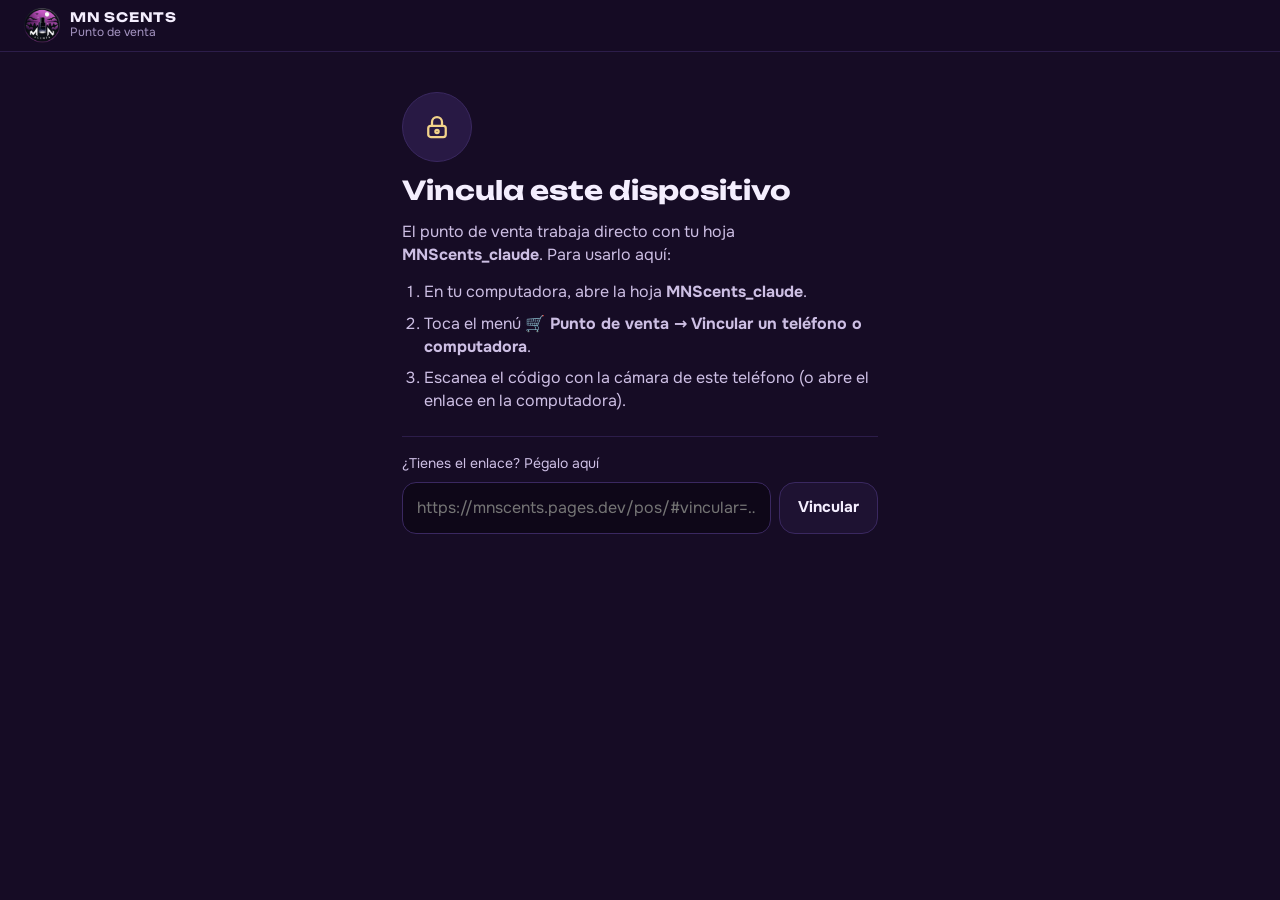
<file: pos/index.html>
<!doctype html>
<html lang="es">
<head>
<meta charset="utf-8">
<meta name="viewport" content="width=device-width, initial-scale=1, viewport-fit=cover, interactive-widget=resizes-content">
<meta name="robots" content="noindex, nofollow">
<meta name="referrer" content="no-referrer">
<meta name="theme-color" content="#160c25">
<meta name="color-scheme" content="dark">
<title>Punto de venta · MN Scents</title>
<link rel="manifest" href="manifest.webmanifest">
<link rel="icon" href="../img/marca/favicon.png" type="image/png">
<link rel="apple-touch-icon" href="../img/marca/icono-pos-180.png">
<link rel="preload" href="../fonts/onest-latin-400-normal.woff2" as="font" type="font/woff2" crossorigin>
<link rel="preload" href="../fonts/unbounded-latin-700-normal.woff2" as="font" type="font/woff2" crossorigin>
<link rel="stylesheet" href="pos.css">
<script type="module" src="js/app.js"></script>
</head>
<body>
<svg width="0" height="0" style="position:absolute" aria-hidden="true">
  <symbol id="i-bolsa" viewBox="0 0 24 24"><path d="M5.5 8h13l-1 12.5h-11Z"/><path d="M9 10.5V7a3 3 0 0 1 6 0v3.5"/></symbol>
  <symbol id="i-frasco" viewBox="0 0 24 24"><path d="M10 3h4v3h-4z"/><path d="M9.5 6h5l.5 2.2a6 6 0 0 1 3 5.3V19a2 2 0 0 1-2 2H8a2 2 0 0 1-2-2v-5.5a6 6 0 0 1 3-5.3Z"/><path d="M9 14.5h6"/></symbol>
  <symbol id="i-caja" viewBox="0 0 24 24"><rect x="3" y="11" width="18" height="9" rx="2"/><path d="M6 11V5h9v6"/><path d="M8.5 8h4"/><path d="M7 15.5h2M11 15.5h2M15 15.5h2"/></symbol>
  <symbol id="i-buscar" viewBox="0 0 24 24"><circle cx="10.5" cy="10.5" r="6.5"/><path d="m20 20-4.6-4.6"/></symbol>
  <symbol id="i-cerrar" viewBox="0 0 24 24"><path d="M6 6l12 12M18 6 6 18"/></symbol>
  <symbol id="i-mas" viewBox="0 0 24 24"><path d="M12 5v14M5 12h14"/></symbol>
  <symbol id="i-menos" viewBox="0 0 24 24"><path d="M5 12h14"/></symbol>
  <symbol id="i-basura" viewBox="0 0 24 24"><path d="M5 7h14M10 7V5h4v2M7 7l1 12h8l1-12"/></symbol>
  <symbol id="i-usuario" viewBox="0 0 24 24"><circle cx="12" cy="8.5" r="3.5"/><path d="M5 20a7 7 0 0 1 14 0"/></symbol>
  <symbol id="i-check" viewBox="0 0 24 24"><path d="M5 12.5l4.5 4.5L19 7.5"/></symbol>
  <symbol id="i-flecha" viewBox="0 0 24 24"><path d="M5 12h13M13 6l6 6-6 6"/></symbol>
  <symbol id="i-chat" viewBox="0 0 24 24"><path d="M4.5 19.5 5.6 16A7.5 7.5 0 1 1 8.4 18.6Z"/><path d="M9.3 9.2c.2 2.3 2.2 4.6 4.9 5.3l1.1-1.2-1.6-.9-.8.7c-1-.5-1.9-1.4-2.4-2.4l.7-.8-.9-1.6Z"/></symbol>
  <symbol id="i-refrescar" viewBox="0 0 24 24"><path d="M20 11a8 8 0 0 0-14.5-4.5L4 8"/><path d="M4 4v4h4"/><path d="M4 13a8 8 0 0 0 14.5 4.5L20 16"/><path d="M20 20v-4h-4"/></symbol>
  <symbol id="i-nube" viewBox="0 0 24 24"><path d="M7 18h10a4 4 0 0 0 .6-8 6 6 0 0 0-11.5 1.5A3.3 3.3 0 0 0 7 18Z"/><path d="M4 4l16 16"/></symbol>
  <symbol id="i-aviso" viewBox="0 0 24 24"><circle cx="12" cy="12" r="9"/><path d="M12 7.5v5.5"/><circle cx="12" cy="16.3" r=".6"/></symbol>
  <symbol id="i-lapiz" viewBox="0 0 24 24"><path d="M4 20h4L19 9l-4-4L4 16Z"/><path d="M13.5 6.5l4 4"/></symbol>
  <symbol id="i-entra" viewBox="0 0 24 24"><path d="M12 4v12M6.5 10.5 12 16l5.5-5.5"/><path d="M5 20h14"/></symbol>
  <symbol id="i-sale" viewBox="0 0 24 24"><path d="M12 16V4M6.5 9.5 12 4l5.5 5.5"/><path d="M5 20h14"/></symbol>
  <symbol id="i-billete" viewBox="0 0 24 24"><rect x="2.5" y="6" width="19" height="12" rx="2"/><circle cx="12" cy="12" r="2.6"/><path d="M6 9.5v5M18 9.5v5"/></symbol>
  <symbol id="i-banco" viewBox="0 0 24 24"><path d="M3 9.5 12 4l9 5.5"/><path d="M5 10v7M9.5 10v7M14.5 10v7M19 10v7"/><path d="M3 20h18"/></symbol>
  <symbol id="i-candado" viewBox="0 0 24 24"><rect x="5" y="11" width="14" height="9" rx="2"/><path d="M8 11V8a4 4 0 0 1 8 0v3"/><circle cx="12" cy="15.5" r="1.3"/></symbol>
  <symbol id="i-ajustar" viewBox="0 0 24 24"><path d="M4 7h10M18 7h2M4 17h4M12 17h8"/><circle cx="16" cy="7" r="2"/><circle cx="10" cy="17" r="2"/></symbol>
  <symbol id="i-deshacer" viewBox="0 0 24 24"><path d="M9 14 4 9l5-5"/><path d="M4 9h10a6 6 0 0 1 0 12h-3"/></symbol>
  <symbol id="i-grafica" viewBox="0 0 24 24"><path d="M4 20h16"/><path d="M7 16v-4M12 16V7M17 16v-7"/></symbol>
  <symbol id="i-estrella" viewBox="0 0 24 24"><path d="m12 4 2.4 4.9 5.4.8-3.9 3.8.9 5.4L12 16.4l-4.8 2.5.9-5.4-3.9-3.8 5.4-.8Z"/></symbol>
  <symbol id="i-regalo" viewBox="0 0 24 24"><rect x="4" y="9" width="16" height="11" rx="1.5"/><path d="M3 9h18M12 9v11"/><path d="M12 9c-1.5-3.5-5.5-4-5.5-1.5S10 9 12 9c2 0 5.5-.5 5.5-1.5S13.5 5.5 12 9Z"/></symbol>
  <symbol id="i-rayo" viewBox="0 0 24 24"><path d="M13 3 5 13.5h6l-1 7.5 8-10.5h-6Z"/></symbol>
  <symbol id="i-camion" viewBox="0 0 24 24"><path d="M3 6h11v10H3zM14 9.5h4l3 3.5v3h-7"/><circle cx="7" cy="17.5" r="1.8"/><circle cx="17" cy="17.5" r="1.8"/></symbol>
  <symbol id="i-copiar" viewBox="0 0 24 24"><rect x="8" y="8" width="12" height="12" rx="2"/><path d="M16 8V5a1 1 0 0 0-1-1H5a1 1 0 0 0-1 1v10a1 1 0 0 0 1 1h3"/></symbol>
  <symbol id="i-imagen" viewBox="0 0 24 24"><rect x="3.5" y="4.5" width="17" height="15" rx="2"/><circle cx="9" cy="10" r="1.8"/><path d="m4 18 5-5 3.5 3.5L15 14l5 4.5"/></symbol>
  <symbol id="i-descargar" viewBox="0 0 24 24"><path d="M12 4v11M7 10.5 12 15.5l5-5"/><path d="M5 20h14"/></symbol>
  <symbol id="i-paquete" viewBox="0 0 24 24"><path d="M3.5 7.5 12 3l8.5 4.5v9L12 21l-8.5-4.5Z"/><path d="M3.5 7.5 12 12l8.5-4.5M12 12v9"/><path d="m7.8 5.2 8.5 4.6"/></symbol>
  <symbol id="i-compartir" viewBox="0 0 24 24"><circle cx="18" cy="5.5" r="2.5"/><circle cx="6" cy="12" r="2.5"/><circle cx="18" cy="18.5" r="2.5"/><path d="m8.2 10.8 7.6-4M8.2 13.2l7.6 4"/></symbol>
</svg>

<header class="cab">
  <a class="marca" href="./" aria-label="Punto de venta MN Scents">
    <img src="../img/marca/logo.webp" alt="" width="36" height="35">
    <span><b>MN SCENTS</b><small>Punto de venta</small></span>
  </a>
  <button class="red" type="button" data-accion="sincronizar" hidden><span class="red-punto"></span><span class="red-texto"></span></button>
  <button class="btn-ico" type="button" data-accion="refrescar" aria-label="Actualizar datos de la hoja"><svg class="ico"><use href="#i-refrescar"/></svg></button>
</header>

<nav class="nav-pos" aria-label="Secciones" hidden>
  <a href="#vender" data-vista="vender" aria-current="page"><svg class="ico" aria-hidden="true"><use href="#i-bolsa"/></svg><span>Vender</span></a>
  <a href="#stock" data-vista="stock"><svg class="ico" aria-hidden="true"><use href="#i-frasco"/></svg><span>Stock</span><i class="nav-num" hidden></i></a>
  <a href="#caja" data-vista="caja"><svg class="ico" aria-hidden="true"><use href="#i-caja"/></svg><span>Caja</span><i class="nav-punto" hidden></i></a>
  <a href="#entradas" data-vista="entradas"><svg class="ico" aria-hidden="true"><use href="#i-paquete"/></svg><span>Entradas</span></a>
  <a href="#reportes" data-vista="reportes"><svg class="ico" aria-hidden="true"><use href="#i-grafica"/></svg><span>Reportes</span></a>
</nav>

<main>
  <section class="pantalla" id="v-cargando">
    <div class="cargando"><span class="luna-carga" aria-hidden="true"></span><p>Cargando tu hoja…</p></div>
  </section>

  <section class="pantalla" id="v-vincular" hidden aria-labelledby="t-vincular">
    <div class="vincular">
      <span class="vin-ico"><svg class="ico"><use href="#i-candado"/></svg></span>
      <h1 id="t-vincular">Vincula este dispositivo</h1>
      <p>El punto de venta trabaja directo con tu hoja <b>MNScents_claude</b>. Para usarlo aquí:</p>
      <ol>
        <li>En tu computadora, abre la hoja <b>MNScents_claude</b>.</li>
        <li>Toca el menú <b>🛒 Punto de venta → Vincular un teléfono o computadora</b>.</li>
        <li>Escanea el código con la cámara de este teléfono (o abre el enlace en la computadora).</li>
      </ol>
      <form class="vin-pegar" data-form="vincular" novalidate>
        <label for="vin-enlace">¿Tienes el enlace? Pégalo aquí</label>
        <div class="fila-campo"><input id="vin-enlace" type="text" autocomplete="off" autocapitalize="off" spellcheck="false" placeholder="https://mnscents.pages.dev/pos/#vincular=…"><button class="btn sec" type="submit">Vincular</button></div>
        <p class="error" hidden role="alert"></p>
      </form>
    </div>
  </section>

  <section class="pantalla" id="v-vender" hidden aria-label="Vender">
    <div class="vender-grid">
      <div class="vender-productos">
        <div class="herramientas">
          <label class="buscar"><svg class="ico" aria-hidden="true"><use href="#i-buscar"/></svg><span class="sr">Buscar perfume</span>
            <input id="q-vender" type="search" placeholder="Buscar perfume, marca o código" autocomplete="off" autocapitalize="none" spellcheck="false" enterkeyhint="search">
            <button class="limpiar" type="button" data-accion="limpiar-busqueda" data-para="q-vender" aria-label="Borrar búsqueda" hidden><svg class="ico"><use href="#i-cerrar"/></svg></button>
          </label>
          <div class="chips" role="group" aria-label="Filtrar" data-filtro="vender"></div>
        </div>
        <ul class="rejilla" id="rejilla-vender" aria-live="polite"></ul>
      </div>
      <aside class="panel-carrito" aria-label="Venta actual"><div class="carrito" data-carrito="panel"></div></aside>
    </div>
  </section>

  <section class="pantalla" id="v-stock" hidden aria-label="Stock">
    <div class="stock-resumen"></div>
    <div class="reponer-aviso"></div>
    <div class="herramientas">
      <label class="buscar"><svg class="ico" aria-hidden="true"><use href="#i-buscar"/></svg><span class="sr">Buscar perfume</span>
        <input id="q-stock" type="search" placeholder="Buscar perfume, marca o código" autocomplete="off" autocapitalize="none" spellcheck="false" enterkeyhint="search">
        <button class="limpiar" type="button" data-accion="limpiar-busqueda" data-para="q-stock" aria-label="Borrar búsqueda" hidden><svg class="ico"><use href="#i-cerrar"/></svg></button>
      </label>
      <div class="chips" role="group" aria-label="Filtrar" data-filtro="stock"></div>
    </div>
    <ul class="lista-stock" id="lista-stock"></ul>
  </section>

  <section class="pantalla" id="v-caja" hidden aria-label="Caja">
    <div class="caja"></div>
  </section>

  <section class="pantalla" id="v-entradas" hidden aria-label="Entradas">
    <div class="entradas"></div>
  </section>

  <section class="pantalla" id="v-reportes" hidden aria-label="Reportes">
    <div class="reportes"></div>
  </section>
</main>

<div class="barra-cobro" hidden>
  <button type="button" data-accion="abrir-carrito" class="bc-boton">
    <span class="bc-cant"></span>
    <span class="bc-texto"><b class="bc-total"></b><small class="bc-mayor"></small></span>
    <span class="bc-ir">Ver venta<svg class="ico"><use href="#i-flecha"/></svg></span>
  </button>
</div>

<dialog id="h-carrito" class="hoja" aria-labelledby="t-carrito">
  <div class="hoja-cabeza"><h2 id="t-carrito">Venta</h2><button class="btn-ico cerrar" type="button" aria-label="Cerrar"><svg class="ico"><use href="#i-cerrar"/></svg></button></div>
  <div class="hoja-cuerpo"><div class="carrito" data-carrito="hoja"></div></div>
</dialog>

<dialog id="h-cobro" class="hoja" aria-labelledby="t-cobro">
  <div class="hoja-cabeza"><h2 id="t-cobro">Cobrar</h2><button class="btn-ico cerrar" type="button" aria-label="Cerrar"><svg class="ico"><use href="#i-cerrar"/></svg></button></div>
  <div class="hoja-cuerpo cobro"></div>
  <div class="hoja-pie cobro-pie"></div>
</dialog>

<dialog id="h-listo" class="hoja hoja-listo" aria-labelledby="t-listo">
  <div class="hoja-cuerpo listo"></div>
</dialog>

<dialog id="h-cliente" class="hoja" aria-labelledby="t-cliente">
  <div class="hoja-cabeza"><h2 id="t-cliente">Cliente</h2><button class="btn-ico cerrar" type="button" aria-label="Cerrar"><svg class="ico"><use href="#i-cerrar"/></svg></button></div>
  <div class="hoja-cuerpo cliente"></div>
</dialog>

<dialog id="h-linea" class="hoja hoja-chica" aria-labelledby="t-linea">
  <div class="hoja-cabeza"><h2 id="t-linea">Precio</h2><button class="btn-ico cerrar" type="button" aria-label="Cerrar"><svg class="ico"><use href="#i-cerrar"/></svg></button></div>
  <div class="hoja-cuerpo linea-editar"></div>
</dialog>

<dialog id="h-producto" class="hoja" aria-labelledby="t-producto">
  <div class="hoja-cabeza"><h2 id="t-producto">Perfume</h2><button class="btn-ico cerrar" type="button" aria-label="Cerrar"><svg class="ico"><use href="#i-cerrar"/></svg></button></div>
  <div class="hoja-cuerpo producto"></div>
</dialog>

<dialog id="h-caja" class="hoja hoja-chica" aria-labelledby="t-hcaja">
  <div class="hoja-cabeza"><h2 id="t-hcaja">Caja</h2><button class="btn-ico cerrar" type="button" aria-label="Cerrar"><svg class="ico"><use href="#i-cerrar"/></svg></button></div>
  <div class="hoja-cuerpo caja-form"></div>
</dialog>

<dialog id="h-premio" class="hoja" aria-labelledby="t-premio">
  <div class="hoja-cabeza"><h2 id="t-premio">Perfume gratis de la tarjeta</h2><button class="btn-ico cerrar" type="button" aria-label="Cerrar"><svg class="ico"><use href="#i-cerrar"/></svg></button></div>
  <div class="hoja-cuerpo premio-lista"></div>
</dialog>

<dialog id="h-sellos" class="hoja hoja-chica" aria-labelledby="t-sellos">
  <div class="hoja-cabeza"><h2 id="t-sellos">Sellos de la tarjeta</h2><button class="btn-ico cerrar" type="button" aria-label="Cerrar"><svg class="ico"><use href="#i-cerrar"/></svg></button></div>
  <div class="hoja-cuerpo sellos-form"></div>
</dialog>

<dialog id="h-reponer" class="hoja" aria-labelledby="t-reponer">
  <div class="hoja-cabeza"><h2 id="t-reponer">Pedido sugerido</h2><button class="btn-ico cerrar" type="button" aria-label="Cerrar"><svg class="ico"><use href="#i-cerrar"/></svg></button></div>
  <div class="hoja-cuerpo reponer"></div>
  <div class="hoja-pie reponer-pie"></div>
</dialog>

<dialog id="h-recibo" class="hoja" aria-labelledby="t-recibo">
  <div class="hoja-cabeza"><h2 id="t-recibo">Recibo</h2><button class="btn-ico cerrar" type="button" aria-label="Cerrar"><svg class="ico"><use href="#i-cerrar"/></svg></button></div>
  <div class="hoja-cuerpo recibo-vista"></div>
  <div class="hoja-pie recibo-pie"></div>
</dialog>

<dialog id="h-entrada" class="hoja hoja-listo" aria-label="Entrada guardada">
  <div class="hoja-cuerpo listo"></div>
</dialog>

<dialog id="h-escaner" class="hoja hoja-chica" aria-labelledby="t-escaner">
  <div class="hoja-cabeza"><h2 id="t-escaner">Escanear código</h2><button class="btn-ico cerrar" type="button" aria-label="Cerrar"><svg class="ico"><use href="#i-cerrar"/></svg></button></div>
  <div class="hoja-cuerpo escaner"><video playsinline muted></video><p class="esc-msg"></p></div>
</dialog>

<dialog id="h-confirmar" class="hoja hoja-chica" aria-labelledby="t-confirmar">
  <div class="hoja-cuerpo confirmar"></div>
</dialog>

<div class="aviso" role="status" aria-live="polite" hidden></div>
</body>
</html>
</file>
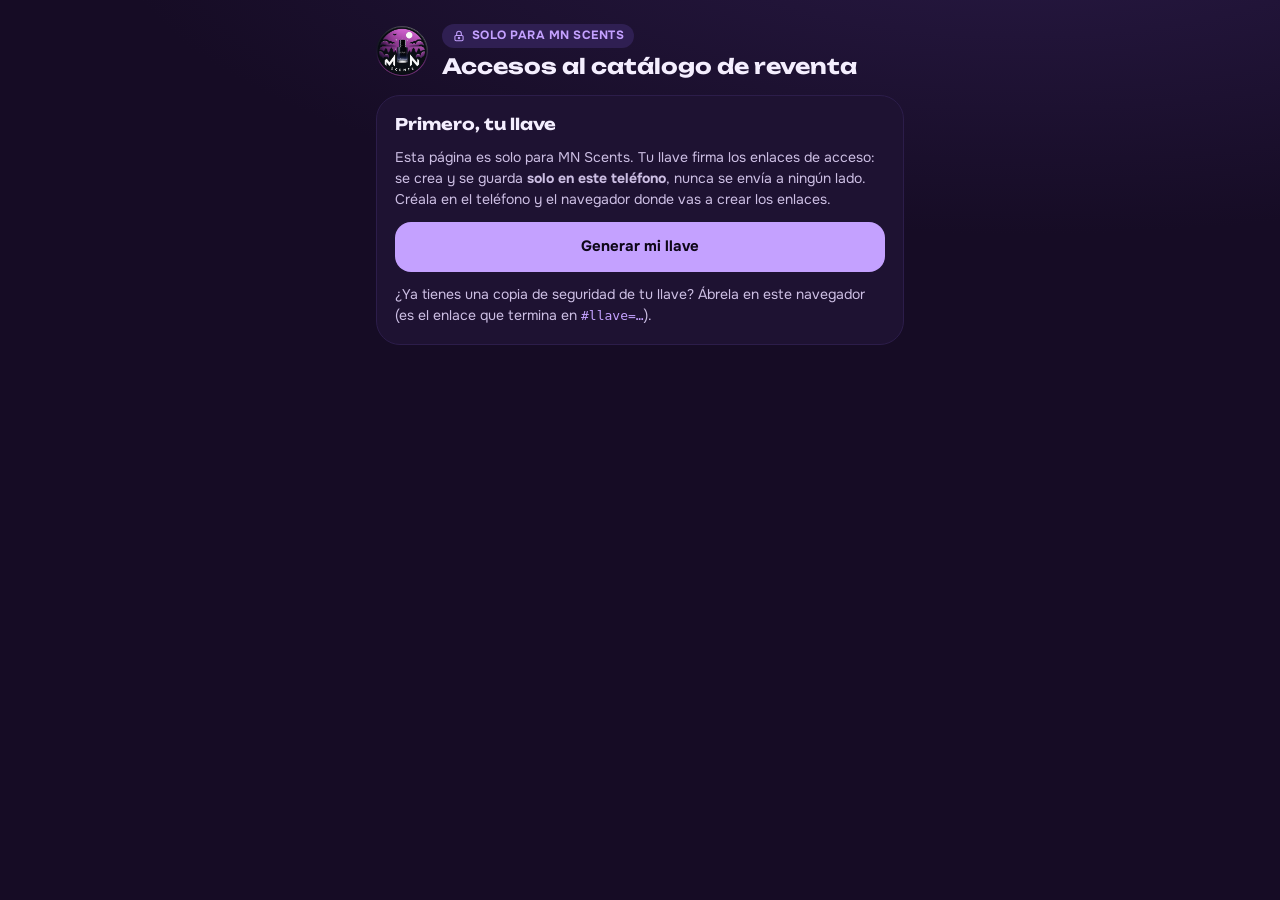
<file: acceso.html>
<!doctype html>
<html lang="es">
<head>
<meta charset="utf-8">
<meta name="viewport" content="width=device-width, initial-scale=1, viewport-fit=cover">
<meta name="robots" content="noindex, nofollow">
<meta name="referrer" content="no-referrer">
<meta name="theme-color" content="#160c25">
<meta name="color-scheme" content="dark">
<title>Accesos de mayoristas · MN Scents</title>
<link rel="icon" href="img/marca/favicon.png" type="image/png">
<link rel="stylesheet" href="css/estilos.css">
<script type="module" src="js/acceso-admin.js"></script>
</head>
<body class="adm">
<svg width="0" height="0" style="position:absolute" aria-hidden="true">
  <symbol id="i-chat" viewBox="0 0 24 24"><path d="M4.5 19.5 5.6 16A7.5 7.5 0 1 1 8.4 18.6Z"/><path d="M9.3 9.2c.2 2.3 2.2 4.6 4.9 5.3l1.1-1.2-1.6-.9-.8.7c-1-.5-1.9-1.4-2.4-2.4l.7-.8-.9-1.6Z"/></symbol>
  <symbol id="i-candado" viewBox="0 0 24 24"><rect x="5" y="11" width="14" height="9" rx="2"/><path d="M8 11V8a4 4 0 0 1 7.6-1.7"/><circle cx="12" cy="15.5" r="1.3"/></symbol>
  <symbol id="i-cerrado" viewBox="0 0 24 24"><rect x="5" y="11" width="14" height="9" rx="2"/><path d="M8 11V8a4 4 0 0 1 8 0v3"/><circle cx="12" cy="15.5" r="1.3"/></symbol>
  <symbol id="i-check" viewBox="0 0 24 24"><path d="M5 12.5l4.5 4.5L19 7.5"/></symbol>
  <symbol id="i-aviso" viewBox="0 0 24 24"><circle cx="12" cy="12" r="9"/><path d="M12 7.5v5.5"/><circle cx="12" cy="16.3" r=".6"/></symbol>
  <symbol id="i-copiar" viewBox="0 0 24 24"><rect x="8.5" y="8.5" width="11" height="11" rx="2"/><path d="M15.5 8.5V6a1.5 1.5 0 0 0-1.5-1.5H6A1.5 1.5 0 0 0 4.5 6v8A1.5 1.5 0 0 0 6 15.5h2.5"/></symbol>
  <symbol id="i-share" viewBox="0 0 24 24"><circle cx="17.5" cy="5.5" r="2.5"/><circle cx="6.5" cy="12" r="2.5"/><circle cx="17.5" cy="18.5" r="2.5"/><path d="m8.7 10.8 6.6-4M8.7 13.2l6.6 4"/></symbol>
</svg>

<main class="adm-main">
  <header class="adm-cabeza">
    <img src="img/marca/logo.webp" alt="" width="52" height="51">
    <div>
      <p class="seccion-etiqueta"><svg class="ico" aria-hidden="true"><use href="#i-cerrado"/></svg>Solo para MN Scents</p>
      <h1>Accesos al catálogo de reventa</h1>
    </div>
  </header>

  <p class="adm-cargando" aria-live="polite">Revisando la llave de este teléfono…</p>
  <p class="adm-activada" hidden role="status"><svg class="ico" aria-hidden="true"><use href="#i-check"/></svg><span>¡Tu llave quedó activada! Ya puedes crear enlaces. Te recomendamos guardar la copia de seguridad (más abajo).</span></p>

  <section class="adm-sin-llave adm-tarjeta" hidden>
    <h2>Primero, tu llave</h2>
    <p>Esta página es solo para MN Scents. Tu llave firma los enlaces de acceso: se crea y se guarda <b>solo en este teléfono</b>, nunca se envía a ningún lado. Créala en el teléfono y el navegador donde vas a crear los enlaces.</p>
    <p class="adm-error" hidden role="alert"></p>
    <button class="btn pri" type="button" data-generar>Generar mi llave</button>
    <p class="adm-chica">¿Ya tienes una copia de seguridad de tu llave? Ábrela en este navegador (es el enlace que termina en <code>#llave=…</code>).</p>
  </section>

  <section class="adm-pendiente adm-tarjeta" hidden aria-labelledby="t-pend">
    <h2 id="t-pend">Tu llave está creada. Falta activarla en la web</h2>
    <ol class="adm-pasos">
      <li>Copia este <b>código público</b> y envíaselo a Claude. No es secreto: solo sirve para comprobar tus firmas.</li>
      <li>Cuando te confirme que ya está publicado, vuelve a abrir esta página en este mismo teléfono.</li>
    </ol>
    <label class="campo"><span>Código público</span><textarea class="adm-codigo" readonly rows="3"></textarea></label>
    <button class="btn pri" type="button" data-copiar-codigo><svg class="ico" aria-hidden="true"><use href="#i-copiar"/></svg>Copiar código</button>
    <p class="adm-chica">Mientras tanto, no borres los datos de este navegador: tu llave vive aquí.</p>
    <button class="btn-texto" type="button" data-regenerar>Crear otra llave</button>
  </section>

  <section class="adm-crear adm-tarjeta" hidden aria-labelledby="t-crear">
    <h2 id="t-crear">Nuevo enlace de acceso</h2>
    <p class="adm-ayuda">Créalo después de una compra mayorista y envíaselo al cliente. Al abrirlo, se desbloquea “Crea tu catálogo de reventa” en su teléfono.</p>
    <form id="f-crear" novalidate>
      <label class="campo"><span>Nombre del cliente o de su negocio</span><input name="nombre" type="text" maxlength="40" autocomplete="off" required placeholder="Ej.: Perfumes Ana"></label>
      <label class="campo"><span>WhatsApp del cliente <small>(opcional)</small></span><input name="tel" type="tel" maxlength="22" autocomplete="off" placeholder="Ej.: 8888-8888"></label>
      <fieldset class="adm-vigencia">
        <legend>¿Por cuánto tiempo?</legend>
        <div class="adm-opciones"></div>
      </fieldset>
      <p class="adm-error" hidden role="alert"></p>
      <button class="btn pri" type="submit">Crear enlace de acceso</button>
    </form>
    <div class="adm-resultado" hidden aria-live="polite">
      <p class="adm-listo"><svg class="ico" aria-hidden="true"><use href="#i-check"/></svg><span></span></p>
      <label class="campo"><span>Enlace</span><input class="adm-enlace" type="text" readonly></label>
      <div class="adm-acciones">
        <a class="btn pri adm-wa" target="_blank" rel="noopener"><svg class="ico" aria-hidden="true"><use href="#i-chat"/></svg>Enviar por WhatsApp</a>
        <button class="btn sec" type="button" data-copiar><svg class="ico" aria-hidden="true"><use href="#i-copiar"/></svg>Copiar</button>
      </div>
    </div>
  </section>

  <section class="adm-historial adm-tarjeta" hidden aria-labelledby="t-hist">
    <h2 id="t-hist">Enlaces creados en este teléfono</h2>
    <ul></ul>
  </section>

  <section class="adm-respaldo adm-tarjeta" hidden aria-labelledby="t-resp">
    <h2 id="t-resp">Copia de seguridad de tu llave</h2>
    <p class="adm-ayuda">Tu llave vive solo en este navegador. Si borras sus datos o cambias de teléfono, la pierdes. Guarda esta copia en un lugar privado (por ejemplo, una nota bloqueada) y ábrela en el teléfono nuevo cuando la necesites.</p>
    <button class="btn sec" type="button" data-ver-respaldo>Mostrar mi copia de seguridad</button>
    <div class="adm-respaldo-caja" hidden>
      <p class="adm-error">Este enlace es como una contraseña: con él, cualquiera podría crear accesos. No lo compartas con nadie.</p>
      <label class="campo"><span>Enlace de tu llave</span><input class="adm-respaldo-enlace" type="text" readonly></label>
      <button class="btn sec" type="button" data-copiar-respaldo><svg class="ico" aria-hidden="true"><use href="#i-copiar"/></svg>Copiar</button>
    </div>
  </section>

  <section class="adm-nota" hidden>
    <p>Cada enlace lleva el nombre del cliente y su fecha de vencimiento, firmados con tu llave. Nadie puede crear uno ni cambiarle la fecha sin esa llave.</p>
    <button class="btn-texto" type="button" data-olvidar>Quitar la llave de este teléfono</button>
  </section>
</main>
</body>
</html>
</file>
<file: css/estilos.css>
/* MN Scents · Noche de Estelí */

@font-face { font-family: "Unbounded"; src: url("../fonts/unbounded-latin-500-normal.woff2") format("woff2"); font-weight: 500; font-display: swap; }
@font-face { font-family: "Unbounded"; src: url("../fonts/unbounded-latin-700-normal.woff2") format("woff2"); font-weight: 700; font-display: swap; }
@font-face { font-family: "Onest"; src: url("../fonts/onest-latin-400-normal.woff2") format("woff2"); font-weight: 400; font-display: swap; }
@font-face { font-family: "Onest"; src: url("../fonts/onest-latin-500-normal.woff2") format("woff2"); font-weight: 500; font-display: swap; }
@font-face { font-family: "Onest"; src: url("../fonts/onest-latin-700-normal.woff2") format("woff2"); font-weight: 700; font-display: swap; }

:root {
  --noche-0: #0e0718;
  --noche-1: #160c25;
  --noche-2: #1e1232;
  --noche-3: #281944;
  --linea: #3a2860;
  --linea-suave: #2c1d4a;
  --tinta: #f4eefe;
  --tinta-2: #cdbfe4;
  --tinta-3: #a594c2;
  --lila: #c4a1ff;
  --lila-fuerte: #a97cff;
  --lila-fondo: #2f1f52;
  --oro: #f2d38a;
  --oro-2: #d9b45e;
  --oro-fondo: #3a2c1c;
  --rosa: #ff9db1;
  --luna: #f6f0ff;

  --display: "Unbounded", "Onest", system-ui, sans-serif;
  --texto: "Onest", system-ui, -apple-system, "Segoe UI", Roboto, sans-serif;

  --r-s: 10px;
  --r-m: 16px;
  --r-l: 24px;
  --sombra: 0 10px 30px -12px rgb(4 0 12 / 0.75);
  --ease: cubic-bezier(0.22, 1, 0.36, 1);
  --ease-in-out: cubic-bezier(0.65, 0, 0.35, 1);

  --pad: 16px;
  --alto-barra: 72px;
  --alto-nav: 62px;
  --seguro-abajo: env(safe-area-inset-bottom, 0px);
}

*, *::before, *::after { box-sizing: border-box; }
html {
  -webkit-tap-highlight-color: transparent;
  -webkit-text-size-adjust: 100%;
  scroll-padding-top: 80px;
  background: var(--noche-1);
  color-scheme: dark;
}
body {
  margin: 0;
  min-height: 100svh;
  background: var(--noche-1);
  color: var(--tinta);
  font: 400 16px/1.5 var(--texto);
  padding-bottom: calc(var(--alto-nav) + var(--seguro-abajo) + 28px);
  font-feature-settings: "kern";
  text-rendering: optimizeLegibility;
}
img { max-width: 100%; display: block; }
[hidden] { display: none !important; }
a { color: var(--lila); text-underline-offset: 3px; text-decoration-thickness: 1px; }
::selection { background: var(--lila-fuerte); color: var(--noche-0); }
input { caret-color: var(--lila); }
:focus-visible { outline: 2px solid var(--lila); outline-offset: 2px; border-radius: 6px; }
h1, h2, h3, p { margin: 0; }
button { font: inherit; color: inherit; }
button, a, [role="button"], [role="tab"], .chip, label.opcion {
  touch-action: manipulation;
  -webkit-user-select: none;
  user-select: none;
  -webkit-touch-callout: none;
}
input, select, textarea { font-size: 16px; }
.ico { width: 22px; height: 22px; fill: none; stroke: currentColor; stroke-width: 1.75; stroke-linecap: round; stroke-linejoin: round; flex: none; }
.sr { position: absolute; width: 1px; height: 1px; overflow: hidden; clip: rect(0 0 0 0); white-space: nowrap; }
.num { font-variant-numeric: tabular-nums; }
html { scrollbar-color: var(--linea) var(--noche-1); }

.saltar { position: absolute; left: 12px; top: -60px; z-index: 50; background: var(--lila); color: var(--noche-0); padding: 10px 14px; border-radius: var(--r-s); font-weight: 700; }
.saltar:focus { top: 12px; }

/* ---------- Barra superior ---------- */
.barra-sup {
  position: sticky; top: 0; z-index: 20;
  display: flex; align-items: center; justify-content: space-between; gap: 12px;
  padding: calc(env(safe-area-inset-top, 0px) + 10px) var(--pad) 10px;
  background: rgb(22 12 37 / 0.92);
  backdrop-filter: saturate(1.4) blur(12px);
  -webkit-backdrop-filter: saturate(1.4) blur(12px);
  border-bottom: 1px solid transparent;
  transition: border-color 200ms;
}
.barra-sup.con-borde { border-bottom-color: var(--linea-suave); }
.marca { display: flex; align-items: center; gap: 10px; color: var(--tinta); text-decoration: none; }
.marca img { width: 40px; height: auto; }
.marca-nombre { font: 700 15px/1 var(--display); letter-spacing: 0.06em; }
.btn-ico {
  display: inline-flex; align-items: center; justify-content: center; gap: 6px;
  min-width: 44px; min-height: 44px; padding: 0 12px;
  border-radius: 999px; border: 1px solid var(--linea); background: var(--noche-2);
  color: var(--tinta); text-decoration: none; cursor: pointer;
  transition: transform 120ms var(--ease), background-color 160ms;
}
.btn-ico:active { transform: scale(0.96); background: var(--noche-3); }
.btn-wa-sup { font-weight: 500; font-size: 14px; }
.btn-wa-sup .ico { color: var(--lila); }

/* ---------- Cielo ---------- */
.cielo {
  position: relative; overflow: hidden; isolation: isolate;
  padding: 26px var(--pad) 0;
  background: linear-gradient(180deg, #0f0819 0%, #1b0f2e 60%, #241540 100%);
}
.cielo::before { content: ""; position: absolute; inset: 0; z-index: -2; pointer-events: none; background:
    radial-gradient(1.2px 1.2px at 12% 22%, rgb(255 255 255 / .7), transparent 60%),
    radial-gradient(1px 1px at 34% 12%, rgb(255 255 255 / .55), transparent 60%),
    radial-gradient(1.4px 1.4px at 58% 30%, rgb(255 255 255 / .6), transparent 60%),
    radial-gradient(1px 1px at 72% 8%, rgb(255 255 255 / .5), transparent 60%),
    radial-gradient(1px 1px at 90% 40%, rgb(255 255 255 / .45), transparent 60%),
    radial-gradient(1.2px 1.2px at 46% 52%, rgb(255 255 255 / .35), transparent 60%); }
.luna::before { content: ""; position: absolute; inset: 0; border-radius: 50%; z-index: 1; background: radial-gradient(circle at 38% 36%, #fffaff 0%, #ece0ff 46%, #cdb6f2 100%); }
.luna::after { content: ""; position: absolute; inset: -70%; border-radius: 50%; background: radial-gradient(closest-side, rgb(196 161 255 / 0.20), rgb(196 161 255 / 0.06) 55%, transparent); z-index: 0; }
.luna {
  position: absolute; z-index: -1; right: -38px; top: -14px;
  width: 112px; height: 112px; border-radius: 50%;
  opacity: 0.95;
}
.cielo-texto { position: relative; max-width: 34rem; padding: 0 64px 70px 0; }
.cielo h1 {
  font: 700 clamp(21px, 6vw, 44px)/1.18 var(--display);
  letter-spacing: -0.01em;
  text-wrap: balance;
  max-width: 17ch;
}
.cielo-sub { margin-top: 12px; color: var(--tinta-2); font-size: 14px; line-height: 1.5; max-width: 34ch; }
.cielo-sub a { color: var(--tinta); text-decoration: none; border-bottom: 1px solid var(--oro-2); }
.cielo-sub strong { color: var(--oro); font-weight: 700; }
.crestas { position: absolute; left: 0; right: 0; bottom: -1px; width: 100%; height: 96px; object-fit: cover; object-position: center bottom; z-index: -1; pointer-events: none; }

/* ---------- Controles ---------- */
main { outline: none; }
.controles {
  position: sticky; top: calc(env(safe-area-inset-top, 0px) + 64px); z-index: 15;
  padding: 10px var(--pad) 10px;
  background: var(--noche-1);
  box-shadow: 0 1px 0 var(--linea-suave);
}
.segmento {
  display: grid; grid-template-columns: 1fr 1fr; gap: 4px;
  padding: 4px; border-radius: 999px; background: var(--noche-0); border: 1px solid var(--linea-suave);
  position: relative;
}
.segmento [role="tab"] {
  position: relative; z-index: 1;
  min-height: 44px; border: 0; border-radius: 999px; background: transparent; cursor: pointer;
  font: 500 13px/1 var(--display); letter-spacing: 0.04em; text-transform: uppercase; color: var(--tinta-3);
  transition: color 200ms;
}
.segmento [aria-selected="true"] { color: var(--noche-0); }
.segmento::before {
  content: ""; position: absolute; top: 4px; bottom: 4px; left: 4px; width: calc(50% - 6px);
  border-radius: 999px; background: var(--lila);
  transform: translateX(var(--seg-x, 0)); transition: transform 320ms var(--ease);
}
.segmento[data-activo="damas"] { --seg-x: calc(100% + 4px); }
.cuenta { font: 500 12px/1 var(--texto); opacity: 0.8; margin-left: 2px; letter-spacing: 0; }

.buscar { display: flex; gap: 8px; margin-top: 10px; }
.campo-buscar {
  flex: 1; display: flex; align-items: center; gap: 8px; min-width: 0;
  height: 46px; padding: 0 6px 0 14px; border-radius: var(--r-m);
  background: var(--noche-2); border: 1px solid var(--linea);
  color: var(--tinta-3);
  transition: border-color 160ms;
}
.campo-buscar:focus-within { border-color: var(--lila); }
.campo-buscar input {
  flex: 1; min-width: 0; height: 100%; border: 0; outline: 0; background: transparent;
  color: var(--tinta); font: 400 16px/1 var(--texto);
}
.campo-buscar input::placeholder { color: var(--tinta-3); }
.campo-buscar input::-webkit-search-cancel-button { display: none; }
.limpiar-q { display: grid; place-items: center; width: 36px; height: 36px; border: 0; background: transparent; color: var(--tinta-2); border-radius: 50%; cursor: pointer; }
.limpiar-q .ico { width: 18px; height: 18px; }
.btn-filtros {
  position: relative; display: inline-flex; align-items: center; gap: 6px;
  height: 46px; padding: 0 14px; border-radius: var(--r-m);
  background: var(--noche-2); border: 1px solid var(--linea); color: var(--tinta); cursor: pointer;
  font-weight: 500; font-size: 15px;
  transition: transform 120ms var(--ease);
}
.btn-filtros:active { transform: scale(0.97); }
.insignia { min-width: 20px; height: 20px; padding: 0 6px; border-radius: 999px; background: var(--lila); color: var(--noche-0); font-size: 12px; font-weight: 700; display: inline-grid; place-items: center; }
.chips-activos { display: flex; gap: 6px; overflow-x: auto; scrollbar-width: none; margin-top: 8px; }
.chips-activos:empty { display: none; }
.chip {
  display: inline-flex; align-items: center; gap: 4px; flex: none;
  height: 32px; padding: 0 8px 0 12px; border-radius: 999px;
  background: var(--lila-fondo); border: 1px solid var(--linea); color: var(--tinta); font-size: 13px; cursor: pointer;
}
.chip .ico { width: 16px; height: 16px; color: var(--tinta-2); }

.resumen { padding: 14px var(--pad) 2px; color: var(--tinta-3); font-size: 13px; }

/* ---------- Rejilla y tarjetas ---------- */
.rejilla {
  display: grid; grid-template-columns: repeat(2, minmax(0, 1fr));
  gap: 12px; padding: 10px var(--pad) 8px;
}
.tarjeta {
  position: relative; display: flex; flex-direction: column;
  border-radius: var(--r-l); background: var(--noche-2);
  border: 1px solid var(--linea-suave);
  overflow: hidden;
  content-visibility: auto; contain-intrinsic-size: auto 330px;
}
.t-abrir {
  display: flex; flex-direction: column; flex: 1; text-align: left;
  padding: 0; border: 0; background: transparent; cursor: pointer; color: inherit;
}
.t-foto {
  position: relative; aspect-ratio: 1 / 1.02;
  background:
    radial-gradient(closest-side at 50% 58%, rgb(246 240 255 / 0.30), rgb(196 161 255 / 0.10) 55%, transparent 100%),
    linear-gradient(180deg, #24163c, #1e1232);
}
.t-foto::after { /* horizonte: el frasco se posa sobre una línea de luz */
  content: ""; position: absolute; left: 16%; right: 16%; bottom: 9%; height: 10px;
  background: radial-gradient(closest-side, rgb(10 4 20 / 0.55), transparent);
}
.t-foto img {
  position: absolute; inset: 6% 8% 8%; width: 84%; height: 86%;
  object-fit: contain; object-position: center bottom; z-index: 1;
  filter: drop-shadow(0 6px 10px rgb(6 1 14 / 0.45));
  transition: transform 400ms var(--ease);
}
.t-foto .sin-foto { position: absolute; inset: 0; display: grid; place-items: center; padding: 16px; text-align: center; font: 700 14px/1.3 var(--display); color: var(--tinta-2); }
.tarjeta.no-disp .t-foto img { filter: grayscale(0.55) brightness(0.72) drop-shadow(0 6px 10px rgb(6 1 14 / 0.45)); }
.estado {
  position: absolute; z-index: 2; left: 10px; top: 10px;
  padding: 5px 9px; border-radius: 999px; font: 700 10.5px/1 var(--display); letter-spacing: 0.06em; text-transform: uppercase;
}
.estado.coming { background: var(--lila); color: var(--noche-0); }
.estado.agotado { background: var(--noche-0); color: var(--rosa); border: 1px solid #5a2a3c; }
.estado.pocas { background: var(--oro-fondo); color: var(--oro); border: 1px solid rgb(242 211 138 / 0.4); }
.t-info { display: flex; flex-direction: column; gap: 3px; padding: 12px 12px 4px; }
.t-marca { font-size: 12px; color: var(--tinta-3); font-weight: 500; letter-spacing: 0.02em; }
.t-nombre { font: 700 15px/1.25 var(--texto); color: var(--tinta); overflow-wrap: anywhere; text-wrap: balance; }
.t-notas { font-size: 12px; color: var(--tinta-3); white-space: nowrap; overflow: hidden; text-overflow: ellipsis; }
.t-precio { display: flex; align-items: baseline; flex-wrap: wrap; gap: 0 6px; margin-top: 6px; }
.precio-cs { font: 700 19px/1.1 var(--texto); font-variant-numeric: tabular-nums; letter-spacing: -0.01em; color: var(--tinta); transition: color 400ms; }
.precio-usd { font-size: 13px; color: var(--tinta-2); font-variant-numeric: tabular-nums; }
.t-mayor { font-size: 12px; color: var(--tinta-3); font-variant-numeric: tabular-nums; }
.t-mayor b { color: var(--oro); font-weight: 500; }
.nivel-mayor .t-mayor b { font-weight: 700; }
.t-accion { padding: 8px 12px 12px; }
.btn-agregar {
  width: 100%; min-height: 44px; display: inline-flex; align-items: center; justify-content: center; gap: 6px;
  border-radius: 14px; border: 1px solid var(--lila); background: transparent; color: var(--lila);
  font-weight: 700; font-size: 14px; cursor: pointer;
  transition: transform 120ms var(--ease), background-color 160ms, color 160ms;
}
.btn-agregar .ico { width: 18px; height: 18px; }
.btn-agregar:active { transform: scale(0.97); background: var(--lila-fondo); }
.btn-agregar:disabled { border-color: var(--linea); color: var(--tinta-3); cursor: not-allowed; }
.paso {
  display: grid; grid-template-columns: 44px 1fr 44px; align-items: center;
  height: 44px; border-radius: 14px; background: var(--lila); color: var(--noche-0); overflow: hidden;
}
.paso button { height: 44px; border: 0; background: transparent; color: inherit; cursor: pointer; display: grid; place-items: center; }
.paso button:active { background: rgb(14 7 24 / 0.12); }
.paso .ico { width: 18px; height: 18px; stroke-width: 2.2; }
.paso output { text-align: center; font-weight: 700; font-variant-numeric: tabular-nums; }
.paso button:disabled { opacity: 0.35; cursor: not-allowed; }
.tope { margin: 6px 2px 0; font-size: 12px; color: var(--oro); text-align: center; }
.l-tope { grid-column: 2 / -1; margin: 4px 0 0; font-size: 12.5px; color: var(--oro); }

.vacio-res { grid-column: 1 / -1; padding: 40px 12px; text-align: center; color: var(--tinta-2); }
.vacio-res h3 { font: 700 17px/1.3 var(--display); color: var(--tinta); margin-bottom: 8px; }
.vacio-res .btn { margin-top: 16px; }
.otra-cat { padding: 4px var(--pad) 8px; }
.otra-cat button { width: 100%; min-height: 48px; border-radius: var(--r-m); background: var(--noche-2); border: 1px dashed var(--linea); color: var(--tinta-2); cursor: pointer; font-size: 14px; }
.otra-cat b { color: var(--lila); }

/* esqueleto mientras carga */
.esqueleto { border-radius: var(--r-l); background: var(--noche-2); aspect-ratio: 1 / 1.62; position: relative; overflow: hidden; }
.esqueleto { animation: latido 1.2s var(--ease-in-out) 3 alternate; }
@keyframes latido { to { opacity: 0.55; } }
.error-carga { grid-column: 1 / -1; padding: 36px 12px; text-align: center; color: var(--tinta-2); }
.error-carga h3 { font: 700 17px/1.3 var(--display); color: var(--tinta); margin-bottom: 8px; }
.error-carga .acciones { display: flex; gap: 10px; justify-content: center; margin-top: 16px; flex-wrap: wrap; }

/* ---------- Condiciones ---------- */
.condiciones { margin: 36px var(--pad) 0; padding: 26px 20px; border-radius: var(--r-l); background: linear-gradient(160deg, var(--noche-2), var(--noche-0)); border: 1px solid var(--linea-suave); }
.condiciones h2 { font: 700 21px/1.2 var(--display); margin-bottom: 18px; }
.cond-lista { list-style: none; margin: 0; padding: 0; display: grid; gap: 18px; }
.cond-lista li { display: grid; grid-template-columns: 40px 1fr; gap: 12px; align-items: start; }
.cond-lista .ico { width: 40px; height: 40px; padding: 9px; border-radius: 12px; background: var(--lila-fondo); color: var(--lila); }
.cond-lista li:first-child .ico { background: var(--oro-fondo); color: var(--oro); }
.cond-lista h3 { font: 700 15px/1.3 var(--texto); margin: 2px 0 4px; }
.cond-lista p { color: var(--tinta-2); font-size: 14px; max-width: 60ch; }

/* ---------- Aromas ---------- */
.aromas { display: flex; align-items: center; gap: 6px; overflow-x: auto; scrollbar-width: none; margin: 12px 0 0; padding: 0 var(--pad); }
.aromas::-webkit-scrollbar { display: none; }
.aromas-titulo { flex: none; font: 500 11px/1 var(--display); letter-spacing: 0.08em; text-transform: uppercase; color: var(--tinta-3); margin-right: 2px; }
.aroma { flex: none; height: 34px; padding: 0 14px; border-radius: 999px; border: 1px solid var(--linea); background: var(--noche-2); color: var(--tinta-2); font-size: 13.5px; cursor: pointer; transition: background-color 160ms, color 160ms, border-color 160ms, transform 120ms var(--ease); }
.aroma:active { transform: scale(0.96); }
.aroma[aria-pressed="true"] { background: var(--lila); border-color: var(--lila); color: var(--noche-0); font-weight: 700; }

/* ---------- Etiquetas de marca ---------- */
.etq { position: absolute; z-index: 2; right: 10px; top: 10px; padding: 5px 9px; border-radius: 999px; font: 700 10.5px/1 var(--display); letter-spacing: 0.06em; text-transform: uppercase; }
.etq.top { background: var(--oro); color: #2a1c08; }
.etq.nuevo { background: var(--luna); color: var(--noche-0); }
.ficha-foto .etq { right: 64px; top: 20px; }
@media (max-width: 400px) { .tarjeta .estado ~ .etq { top: 38px; } }

/* ---------- Compartir ---------- */
.btn-compartir { justify-self: start; display: inline-flex; align-items: center; gap: 6px; min-height: 40px; margin-top: 4px; padding: 0 14px; border-radius: 999px; border: 1px solid var(--linea); background: var(--noche-2); color: var(--tinta); font-size: 14px; font-weight: 500; cursor: pointer; transition: transform 120ms var(--ease); }
.btn-compartir .ico { width: 18px; height: 18px; color: var(--lila); }
.btn-compartir:active { transform: scale(0.97); }

/* ---------- Fidelidad ---------- */
/* Beneficios para mayoristas */
.seccion-etiqueta { display: inline-block; margin-bottom: 10px; padding: 4px 10px; border-radius: 999px; font: 600 12px/1.3 var(--texto); letter-spacing: 0.04em; text-transform: uppercase; color: var(--lila); background: var(--lila-fondo); }
.seccion-etiqueta.oro { color: var(--oro); background: var(--oro-fondo); }
.mayoristas { margin: 20px var(--pad) 0; padding: 26px 20px; border-radius: var(--r-l); border: 1px solid var(--linea-suave); background: linear-gradient(160deg, var(--noche-2), var(--noche-0)); }
.mayoristas h2 { font: 700 21px/1.25 var(--display); margin-bottom: 8px; text-wrap: balance; }
.may-sub { color: var(--tinta-2); font-size: 15px; margin-bottom: 22px; }
.racha { list-style: none; margin: 0; padding: 0; display: grid; gap: 0; position: relative; }
.racha li { display: grid; grid-template-columns: 44px 1fr; gap: 14px; align-items: start; position: relative; padding-bottom: 22px; }
.racha li:last-child { padding-bottom: 0; }
.racha li:not(:last-child)::before { content: ""; position: absolute; left: 21px; top: 46px; bottom: 2px; width: 2px; border-radius: 2px; background: linear-gradient(var(--lila), rgb(196 161 255 / 0.15)); }
.r-ico { width: 44px; height: 44px; border-radius: 50%; display: grid; place-items: center; background: var(--lila-fondo); color: var(--lila); border: 1px solid rgb(196 161 255 / 0.35); }
.r-ico .ico { width: 22px; height: 22px; }
.racha .r-desbloquea .r-ico { background: var(--oro-fondo); color: var(--oro); border-color: rgb(242 211 138 / 0.45); }
.racha .r-cae .r-ico { background: rgb(255 157 177 / 0.12); color: var(--rosa); border-color: rgb(255 157 177 / 0.4); }
.racha h3, .may-extra h3 { font: 700 15px/1.3 var(--texto); margin: 2px 0 4px; }
.racha p, .may-extra p { color: var(--tinta-2); font-size: 14px; max-width: 46ch; }
.racha strong, .may-extra strong { color: var(--tinta); }
.r-plazo { color: var(--lila); }
.racha .r-cae h3 { color: var(--rosa); }
.may-extra { margin-top: 24px; padding: 18px; border-radius: var(--r-m); background: rgb(196 161 255 / 0.06); border: 1px dashed rgb(196 161 255 / 0.35); display: grid; grid-template-columns: 44px 1fr; gap: 14px; align-items: start; }
.may-extra .btn { margin-top: 12px; }
.fid-aplica { margin-top: 10px; font-size: 13.5px !important; color: var(--tinta-3) !important; }
.aviso-racha { font-size: 12.5px; color: var(--oro); text-align: center; line-height: 1.45; margin-bottom: 6px; }

.fidelidad { margin: 20px var(--pad) 0; padding: 26px 20px; border-radius: var(--r-l); border: 1px solid rgb(242 211 138 / 0.35); background: linear-gradient(150deg, #2c1f2a, var(--noche-2) 60%); display: grid; gap: 20px; }
.fidelidad h2 { font: 700 21px/1.2 var(--display); margin-bottom: 10px; }
.fid-texto p { color: var(--tinta-2); font-size: 15px; max-width: 46ch; }
.fid-texto strong { color: var(--tinta); }
.fid-regalo { margin-top: 8px; }
.fid-regalo strong { color: var(--oro) !important; }
.sellos { list-style: none; margin: 0; padding: 0; display: grid; grid-template-columns: repeat(5, 1fr); gap: 10px; max-width: 340px; }
.sellos li { aspect-ratio: 1; border-radius: 50%; border: 1.5px dashed rgb(242 211 138 / 0.45); display: grid; place-items: center; }
.sellos li.regalo { border: 0; background: radial-gradient(circle at 38% 36%, #fff6dc, var(--oro) 70%); }
.sellos li.premio { border: 1.5px solid var(--oro); background: var(--oro-fondo); color: var(--oro); }
.sellos .ico { width: 55%; height: 55%; }

/* ---------- Tienda ---------- */
.tienda { margin: 20px var(--pad) 0; padding: 26px 20px; border-radius: var(--r-l); border: 1px solid var(--linea-suave); background: var(--noche-2); }
.tienda h2 { font: 700 21px/1.2 var(--display); margin-bottom: 18px; }
.tienda-grid { display: grid; gap: 22px; }
.tienda h3 { font: 700 13px/1 var(--display); letter-spacing: 0.06em; text-transform: uppercase; color: var(--tinta-3); margin-bottom: 10px; }
.tienda p { color: var(--tinta-2); font-size: 15px; }
.tienda .btn { margin-top: 14px; }
.horario { margin: 0; display: grid; gap: 6px; }
.horario div { display: flex; justify-content: space-between; gap: 12px; font-size: 15px; border-bottom: 1px solid var(--linea-suave); padding-bottom: 6px; }
.horario dt { color: var(--tinta-2); }
.horario dd { margin: 0; color: var(--tinta); font-variant-numeric: tabular-nums; }
.abierto { margin-top: 12px !important; font-size: 14px !important; font-weight: 700; }
.abierto:empty { display: none; }
.abierto.si { color: #9be7b4 !important; }
.abierto.no { color: var(--rosa) !important; }
.abierto::before { content: ""; display: inline-block; width: 8px; height: 8px; border-radius: 50%; background: currentColor; margin-right: 8px; vertical-align: 1px; }

.btn-instalar { margin-top: 4px; }

/* ---------- Pie ---------- */
.pie { padding: 36px var(--pad) 28px; display: grid; justify-items: center; gap: 16px; text-align: center; }
.pie img { width: 56px; opacity: 0.9; }
.redes { display: flex; flex-wrap: wrap; justify-content: center; gap: 8px; }
.redes a { display: inline-flex; align-items: center; gap: 6px; min-height: 44px; padding: 0 14px; border-radius: 999px; border: 1px solid var(--linea); color: var(--tinta); text-decoration: none; font-size: 14px; }
.redes .ico { width: 18px; height: 18px; color: var(--lila); }
.pie-nota { font-size: 12px; color: var(--tinta-3); }

/* ---------- Barra del pedido ---------- */
.barra-pedido {
  position: fixed; z-index: 30; left: 0; right: 0; bottom: calc(var(--alto-nav) + var(--seguro-abajo));
  padding: 8px 10px 8px;
  background: linear-gradient(180deg, transparent, rgb(14 7 24 / 0.9) 30%);
  pointer-events: none;
}
.bp-boton {
  pointer-events: auto;
  width: 100%; max-width: 640px; margin: 0 auto; min-height: 60px;
  display: grid; grid-template-columns: 44px 1fr auto; grid-template-areas: "luna texto total" "luna texto ver";
  align-items: center; column-gap: 10px;
  padding: 8px 14px 8px 8px; border-radius: 20px; border: 1px solid var(--linea);
  background: rgb(30 18 50 / 0.96); color: var(--tinta); text-align: left; cursor: pointer;
  box-shadow: var(--sombra);
  backdrop-filter: blur(10px); -webkit-backdrop-filter: blur(10px);
  transition: transform 140ms var(--ease), border-color 300ms;
}
.bp-boton:active { transform: scale(0.985); }
.barra-pedido.mayor .bp-boton { border-color: rgb(242 211 138 / 0.55); }
.bp-boton > .luna-progreso { grid-area: luna; }
.bp-texto { grid-area: texto; display: flex; flex-direction: column; min-width: 0; }
.bp-linea1 { font-weight: 700; font-size: 14px; white-space: nowrap; overflow: hidden; text-overflow: ellipsis; }
.bp-linea2 { font-size: 12.5px; color: var(--tinta-2); white-space: nowrap; overflow: hidden; text-overflow: ellipsis; }
.barra-pedido.mayor .bp-linea2 { color: var(--oro); }
.bp-total { grid-area: total; justify-self: end; font: 700 16px/1.1 var(--texto); font-variant-numeric: tabular-nums; }
.bp-total:empty { display: none; }
.bp-ver { grid-area: ver; justify-self: end; display: inline-flex; align-items: center; gap: 2px; font-size: 12.5px; color: var(--lila); font-weight: 500; }
.bp-ver .ico { width: 15px; height: 15px; }
.barra-pedido.vacio .bp-boton { grid-template-areas: "luna texto ver"; }
.barra-pedido.vacio .bp-ver { grid-area: ver; }
.bp-boton.salto { animation: salto 420ms var(--ease); }
@keyframes salto { 30% { transform: translateY(-4px) scale(1.01); } 100% { transform: none; } }

/* luna de progreso: firma del mayoreo */
.luna-progreso { width: 44px; height: 44px; display: block; }
.luna-progreso.grande { width: 64px; height: 64px; flex: none; }
.luna-progreso svg { width: 100%; height: 100%; overflow: visible; }
.lp-fondo { fill: #2b1d48; }
.lp-luz { fill: var(--luna); transition: fill 400ms; }
.lp-aro { fill: none; stroke: var(--linea); stroke-width: 1.2; transition: stroke 400ms; }
.mayor .lp-luz { fill: var(--oro); }
.mayor .lp-aro { stroke: var(--oro-2); }
.mayor .luna-progreso svg { filter: drop-shadow(0 0 8px rgb(242 211 138 / 0.55)); }
.luna-llena .luna-progreso svg { animation: llena 700ms var(--ease); }
@keyframes llena { 0% { transform: scale(1); } 35% { transform: scale(1.14); } 100% { transform: scale(1); } }

/* ---------- Hojas (dialog) ---------- */
dialog.hoja {
  position: fixed; inset: auto 0 0 0; margin: 0 auto; padding: 0;
  width: 100%; max-width: 640px; max-height: 92dvh;
  border: 1px solid var(--linea); border-bottom: 0; border-radius: var(--r-l) var(--r-l) 0 0;
  background: var(--noche-1); color: var(--tinta);
  display: none; flex-direction: column; overflow: hidden;
  box-shadow: 0 -20px 60px -20px rgb(0 0 0 / 0.8);
}
dialog.hoja[open] { display: flex; animation: subir 360ms var(--ease); }
dialog.hoja.cerrando { animation: bajar 220ms var(--ease-in-out) forwards; }
dialog.hoja::backdrop { background: rgb(8 3 16 / 0.62); animation: velo 300ms var(--ease); }
dialog.hoja.cerrando::backdrop { animation: velo 220ms reverse forwards; }
@keyframes subir { from { transform: translateY(100%); } to { transform: none; } }
@keyframes bajar { to { transform: translateY(100%); } }
@keyframes velo { from { opacity: 0; } }
.hoja-cabeza { display: flex; align-items: center; justify-content: space-between; gap: 12px; padding: 14px 14px 10px 20px; border-bottom: 1px solid var(--linea-suave); }
.hoja-cabeza::before { content: ""; position: absolute; top: 6px; left: 50%; width: 36px; height: 4px; margin-left: -18px; border-radius: 4px; background: var(--linea); }
.hoja-cabeza h2 { font: 700 18px/1.2 var(--display); }
.hoja-cuerpo { flex: 1; overflow-y: auto; overscroll-behavior: contain; padding: 16px 20px; }
.hoja-pie { padding: 12px 20px calc(14px + var(--seguro-abajo)); border-top: 1px solid var(--linea-suave); background: var(--noche-1); display: flex; gap: 10px; }
.hoja-pie .btn { flex: 1; }

.btn {
  display: inline-flex; align-items: center; justify-content: center; gap: 8px;
  min-height: 50px; padding: 0 18px; border-radius: 16px; border: 1px solid transparent;
  font-weight: 700; font-size: 15px; text-decoration: none; cursor: pointer;
  transition: transform 120ms var(--ease), background-color 160ms, opacity 160ms;
}
.btn:active { transform: scale(0.97); }
.btn.pri { background: var(--lila); color: var(--noche-0); }
.btn.pri:active { background: var(--lila-fuerte); }
.btn.sec { background: var(--noche-2); color: var(--tinta); border-color: var(--linea); }
.btn[aria-disabled="true"] { opacity: 0.45; pointer-events: none; }
.btn-texto { border: 0; background: transparent; color: var(--tinta-3); font-size: 14px; min-height: 44px; cursor: pointer; text-decoration: underline; text-underline-offset: 3px; }

/* filtros */
fieldset { border: 0; padding: 0; margin: 0 0 22px; }
legend { font: 700 13px/1 var(--display); letter-spacing: 0.06em; text-transform: uppercase; color: var(--tinta-2); margin-bottom: 12px; padding: 0; }
.opciones { display: flex; flex-wrap: wrap; gap: 8px; }
label.opcion { position: relative; cursor: pointer; }
label.opcion input { position: absolute; opacity: 0; inset: 0; margin: 0; cursor: pointer; }
label.opcion span {
  display: inline-flex; align-items: center; min-height: 40px; padding: 0 14px; border-radius: 999px;
  border: 1px solid var(--linea); background: var(--noche-2); color: var(--tinta-2); font-size: 14px;
  transition: background-color 160ms, color 160ms, border-color 160ms;
}
label.opcion input:checked + span { background: var(--lila); border-color: var(--lila); color: var(--noche-0); font-weight: 700; }
label.opcion input:focus-visible + span { outline: 2px solid var(--lila); outline-offset: 2px; }

/* ficha */
#hoja-ficha .hoja-cuerpo { padding: 0; }
.ficha-foto {
  position: relative; height: min(46dvh, 380px);
  background:
    radial-gradient(closest-side at 50% 60%, rgb(246 240 255 / 0.34), rgb(196 161 255 / 0.10) 60%, transparent 100%),
    linear-gradient(180deg, #120a20, #24163c);
}
.ficha-foto img { position: absolute; inset: 8% 10% 6%; width: 80%; height: 86%; object-fit: contain; object-position: center bottom; filter: drop-shadow(0 10px 18px rgb(6 1 14 / 0.5)); }
.ficha-foto .cerrar { position: absolute; right: 12px; top: 12px; z-index: 2; background: rgb(14 7 24 / 0.6); }
.ficha-foto .estado { left: 16px; top: 16px; }
.ficha-info { padding: 18px 20px 4px; display: grid; gap: 6px; }
.ficha-marca { color: var(--tinta-3); font-size: 13px; font-weight: 500; }
.ficha-info h2 { font: 700 22px/1.2 var(--display); text-wrap: balance; }
.ficha-pres { color: var(--tinta-2); font-size: 14px; }
.ficha-desc { color: var(--tinta-2); font-size: 14px; font-style: italic; }
.notas { display: flex; flex-wrap: wrap; gap: 6px; margin-top: 6px; padding: 0; list-style: none; }
.notas li { padding: 5px 10px; border-radius: 999px; background: var(--noche-2); border: 1px solid var(--linea-suave); font-size: 12.5px; color: var(--tinta-2); }
.tabla-precios { margin: 16px 20px 6px; border: 1px solid var(--linea); border-radius: var(--r-m); overflow: hidden; }
.tabla-precios div { display: grid; grid-template-columns: 1fr auto; gap: 4px 12px; padding: 12px 14px; align-items: baseline; }
.tabla-precios div + div { border-top: 1px solid var(--linea-suave); }
.tabla-precios dt { font-size: 14px; color: var(--tinta-2); }
.tabla-precios dt small { display: block; font-size: 12px; color: var(--tinta-3); }
.tabla-precios dd { margin: 0; text-align: right; font-variant-numeric: tabular-nums; }
.tabla-precios dd b { display: block; font-size: 18px; }
.tabla-precios dd span { font-size: 13px; color: var(--tinta-2); }
.tabla-precios .fila-mayor dd b { color: var(--oro); }
.tabla-precios .activa { background: var(--noche-2); }
.ficha-acciones { padding: 14px 20px calc(18px + var(--seguro-abajo)); display: grid; grid-template-columns: 140px 1fr; gap: 10px; position: sticky; bottom: 0; background: var(--noche-1); }
.ficha-acciones .paso { background: var(--noche-2); color: var(--tinta); border: 1px solid var(--linea); height: 50px; }
.ficha-acciones .paso button { height: 50px; }
.ficha-acciones.una { grid-template-columns: 1fr; }
.ficha-aviso { padding: 0 20px; color: var(--tinta-3); font-size: 13px; }

/* pedido */
.progreso-mayoreo { display: grid; grid-template-columns: 64px minmax(0, 1fr); gap: 14px; align-items: center; padding: 14px; border-radius: var(--r-m); background: var(--noche-2); border: 1px solid var(--linea-suave); transition: border-color 400ms, background-color 400ms; }
.progreso-mayoreo.mayor { border-color: rgb(242 211 138 / 0.45); background: linear-gradient(140deg, #2c1f2a, var(--noche-2)); }
.pm-texto { min-width: 0; display: grid; gap: 6px; }
.pm-titulo { font-weight: 700; font-size: 15px; }
.mayor .pm-titulo { color: var(--oro); }
.pm-nota { font-size: 13px; color: var(--tinta-2); }
.lineas { list-style: none; margin: 16px 0 0; padding: 0; display: grid; gap: 4px; }
.linea { display: grid; grid-template-columns: 64px 1fr auto; gap: 4px 12px; padding: 12px 0; border-bottom: 1px solid var(--linea-suave); align-items: start; }
.linea:last-child { border-bottom: 0; }
.l-foto { grid-row: span 2; width: 64px; height: 64px; border-radius: 14px; background: radial-gradient(closest-side at 50% 60%, rgb(246 240 255 / 0.26), transparent), var(--noche-2); display: grid; place-items: center; overflow: hidden; }
.l-foto img { width: 86%; height: 86%; object-fit: contain; }
.l-info { min-width: 0; }
.l-nombre { font-weight: 700; font-size: 15px; line-height: 1.25; overflow-wrap: anywhere; }
.l-marca { font-size: 12.5px; color: var(--tinta-3); }
.l-unit { font-size: 13px; color: var(--tinta-2); font-variant-numeric: tabular-nums; margin-top: 2px; }
.l-unit s { color: var(--tinta-3); margin-right: 4px; }
.mayor-activo .l-unit b { color: var(--oro); }
.l-sub { text-align: right; font-weight: 700; font-variant-numeric: tabular-nums; font-size: 15px; }
.l-sub span { display: block; font-weight: 400; font-size: 12.5px; color: var(--tinta-2); }
.l-controles { grid-column: 2 / -1; display: flex; align-items: center; justify-content: space-between; gap: 8px; margin-top: 6px; }
.l-controles .paso { width: 132px; height: 40px; background: var(--noche-2); color: var(--tinta); border: 1px solid var(--linea); grid-template-columns: 40px 1fr 40px; }
.l-controles .paso button { height: 40px; }
.l-quitar { display: inline-flex; align-items: center; gap: 4px; min-height: 40px; padding: 0 8px; border: 0; background: transparent; color: var(--tinta-3); font-size: 13px; cursor: pointer; border-radius: 10px; }
.l-quitar .ico { width: 18px; height: 18px; }
.l-quitar:active { color: var(--rosa); }
.no-disp { margin-top: 14px; padding: 12px 14px; border-radius: var(--r-m); border: 1px solid #5a2a3c; background: #23121f; color: var(--tinta-2); font-size: 13.5px; }
.no-disp ul { margin: 6px 0 8px; padding-left: 18px; }
.pedido-vacio { text-align: center; padding: 28px 8px 8px; color: var(--tinta-2); }
.pv-titulo { font: 700 17px/1.3 var(--display); color: var(--tinta); margin-bottom: 8px; }
.pedido-vacio .btn { margin-top: 18px; }
.pedido-pie { flex-direction: column; gap: 10px; }
.totales { margin: 0; display: grid; gap: 4px; }
.totales div { display: flex; justify-content: space-between; gap: 12px; font-size: 14px; color: var(--tinta-2); }
.totales dd { margin: 0; font-variant-numeric: tabular-nums; color: var(--tinta); }
.t-nivel.mayor, .t-ahorro { color: var(--oro) !important; font-weight: 700; }
.t-total { align-items: baseline; margin-top: 4px; }
.t-total dt { font: 700 15px/1 var(--display); color: var(--tinta); }
.t-total dd { text-align: right; display: flex; flex-direction: column; align-items: flex-end; }
.t-cs { font: 700 24px/1.1 var(--texto); font-variant-numeric: tabular-nums; }
.t-usd { font-size: 14px; color: var(--tinta-2); font-variant-numeric: tabular-nums; }
.btn-enviar { width: 100%; }
.aviso-envio { font-size: 12.5px; color: var(--tinta-3); text-align: center; line-height: 1.45; }
.vaciar-fila { text-align: center; margin-top: 8px; }

.sin-js { padding: 20px; text-align: center; }

/* ---------- Comparar ---------- */
.ficha-botones { display: flex; flex-wrap: wrap; gap: 8px; }
.q-comparar { width: 100%; margin-top: 12px; }
.q-comparar .ico, .btn .ico { width: 20px; height: 20px; }
.cmp-elegido { display: flex; align-items: center; gap: 12px; padding: 10px 12px; border-radius: var(--r-m); background: var(--noche-2); border: 1px solid var(--lila); }
.cmp-mini { width: 56px; height: 56px; flex: none; border-radius: 12px; display: grid; place-items: center; background: radial-gradient(closest-side at 50% 60%, rgb(246 240 255 / 0.26), transparent), var(--noche-3); }
.cmp-mini img { width: 84%; height: 84%; object-fit: contain; }
.cmp-op-texto { display: grid; gap: 2px; min-width: 0; text-align: left; }
.cmp-op-texto b { font-size: 15px; line-height: 1.25; }
.cmp-op-texto span { font-size: 12.5px; color: var(--tinta-2); white-space: nowrap; overflow: hidden; text-overflow: ellipsis; }
.cmp-elegido .cmp-op-texto span { color: var(--lila); font: 500 11px/1 var(--display); letter-spacing: 0.08em; text-transform: uppercase; }
.cmp-pregunta { font: 700 19px/1.25 var(--display); margin: 20px 0 12px; outline: none; }
.cmp-buscar { margin-bottom: 8px; }
.cmp-lista { list-style: none; margin: 0; padding: 0; display: grid; }
.cmp-opcion { width: 100%; display: grid; grid-template-columns: 56px minmax(0, 1fr) auto; align-items: center; gap: 12px; padding: 10px 2px; border: 0; border-bottom: 1px solid var(--linea-suave); background: transparent; cursor: pointer; }
.cmp-opcion:active { background: var(--noche-2); }
.cmp-op-precio { font-weight: 700; font-size: 14px; font-variant-numeric: tabular-nums; }
.cmp-vacio { padding: 24px 0; color: var(--tinta-2); text-align: center; }

.cmp-cabeza { display: grid; grid-template-columns: 1fr 1fr; gap: 10px; }
.cmp-col { display: grid; justify-items: center; align-content: start; gap: 2px; text-align: center; min-width: 0; }
.cmp-foto { width: 100%; aspect-ratio: 1; border: 0; padding: 0; border-radius: var(--r-m); cursor: pointer; display: grid; place-items: center;
  background: radial-gradient(closest-side at 50% 60%, rgb(246 240 255 / 0.30), rgb(196 161 255 / 0.08) 60%, transparent), linear-gradient(180deg, #24163c, #1e1232); }
.cmp-foto img { width: 80%; height: 82%; object-fit: contain; object-position: center bottom; filter: drop-shadow(0 6px 10px rgb(6 1 14 / 0.45)); }
.cmp-marca { margin-top: 8px; font-size: 12px; color: var(--tinta-3); }
.cmp-nombre { font-weight: 700; font-size: 15px; line-height: 1.25; overflow-wrap: anywhere; }
.cmp-cambiar { min-height: 36px; font-size: 13px; }
.cmp-resumen { margin: 16px 0 6px; padding: 12px 14px; border-radius: var(--r-m); background: var(--lila-fondo); color: var(--tinta-2); font-size: 14px; outline: none; }
.cmp-resumen b { color: var(--tinta); }
.cmp-fila { display: grid; grid-template-columns: 1fr 1fr; gap: 6px 10px; padding: 12px 0; border-bottom: 1px solid var(--linea-suave); }
.cmp-etq { grid-column: 1 / -1; font: 500 11px/1.2 var(--display); letter-spacing: 0.08em; text-transform: uppercase; color: var(--tinta-3); }
.cmp-etq small { font: 400 11px var(--texto); letter-spacing: 0; text-transform: none; }
.cmp-celda { min-width: 0; display: grid; align-content: start; justify-items: start; gap: 2px; font-size: 14px; color: var(--tinta-2); }
.cmp-celda b { font-size: 17px; color: var(--tinta); font-variant-numeric: tabular-nums; }
.cmp-celda small { font-size: 12.5px; font-variant-numeric: tabular-nums; }
.cmp-fila.mayor .cmp-celda b { color: var(--oro); }
.cmp-mejor { margin-top: 4px; padding: 3px 8px; border-radius: 999px; background: var(--noche-3); color: var(--tinta); font-size: 11.5px; font-weight: 700; }
.cmp-notas { list-style: none; margin: 0; padding: 0; display: flex; flex-wrap: wrap; gap: 4px; }
.cmp-notas li { padding: 3px 8px; border-radius: 999px; border: 1px solid var(--linea-suave); font-size: 12px; }
.cmp-notas li.comun { background: var(--lila); border-color: var(--lila); color: var(--noche-0); font-weight: 700; }
.cmp-nada { color: var(--tinta-3); font-size: 13px; }
.cmp-estado { font-size: 13px; font-weight: 700; }
.cmp-estado.si { color: #9be7b4; } .cmp-estado.pocas { color: var(--oro); } .cmp-estado.coming { color: var(--lila); } .cmp-estado.agotado { color: var(--rosa); }
.cmp-acciones { border-bottom: 0; }
.cmp-acciones .cmp-col, .cmp-acciones .t-accion { width: 100%; padding: 0; }
.cmp-pie { display: grid; grid-template-columns: auto 1fr; gap: 10px; margin-top: 10px; }
.cmp-tabla { animation: entra 320ms var(--ease); }

/* ---------- Verificar pedido ---------- */
.v-intro { color: var(--tinta-2); font-size: 14px; }
.v-aviso { color: var(--rosa); font-size: 15px; }
.v-lineas { list-style: none; margin: 14px 0 0; padding: 0; display: grid; }
.v-lineas li { display: grid; grid-template-columns: minmax(0, 1fr) auto; gap: 2px 12px; padding: 10px 0; border-bottom: 1px solid var(--linea-suave); }
.v-nombre { font-weight: 700; }
.v-nombre small { font-weight: 400; color: var(--tinta-3); margin-left: 4px; }
.v-cant { grid-column: 1; font-size: 13.5px; color: var(--tinta-2); font-variant-numeric: tabular-nums; }
.v-sub { grid-column: 2; grid-row: 1 / span 2; align-self: center; font-weight: 700; font-variant-numeric: tabular-nums; }
.v-alerta { grid-column: 1 / -1; font-size: 13px; color: var(--oro); }
.v-alerta-caja { margin-top: 14px; padding: 12px 14px; border-radius: var(--r-m); border: 1px solid #5a2a3c; background: #23121f; color: var(--tinta-2); font-size: 13.5px; }
.v-alerta-caja ul { margin: 6px 0 0; padding-left: 18px; }
.v-totales { margin-top: 16px; }

/* ---------- Caja de 6 (pedido) ---------- */
.caja {
  grid-column: 1 / -1; position: relative;
  display: grid; grid-template-columns: repeat(6, minmax(0, 1fr)); gap: 6px;
  padding: 8px; border-radius: 14px;
  background: var(--noche-0); border: 1px solid var(--linea);
  transition: border-color 400ms, box-shadow 400ms;
}
.caja-slot {
  position: relative; aspect-ratio: 3 / 4; border-radius: 9px;
  border: 1.5px dashed var(--linea); display: grid; place-items: center; overflow: hidden;
  transition: border-color 300ms, background-color 300ms;
}
.caja-num { font: 500 12px/1 var(--display); color: var(--tinta-3); opacity: 0.7; }
.caja-slot.lleno { border: 1px solid var(--linea-suave); background: radial-gradient(closest-side at 50% 62%, rgb(246 240 255 / 0.30), rgb(196 161 255 / 0.08) 70%, transparent), var(--noche-2); }
.caja-slot img { width: 88%; height: 88%; object-fit: contain; object-position: center bottom; filter: drop-shadow(0 3px 5px rgb(6 1 14 / 0.5)); }
.caja-slot.lleno > span { font: 700 15px/1 var(--display); color: var(--tinta-2); }
.caja-slot.nuevo img, .caja-slot.nuevo > span { animation: cae 420ms var(--ease) both; animation-delay: calc(var(--i, 0) * 70ms + 120ms); }
@keyframes cae { from { opacity: 0; transform: translateY(-14px) scale(0.85); } }
.caja.caja-llena { border-color: rgb(242 211 138 / 0.6); box-shadow: 0 0 0 3px rgb(242 211 138 / 0.08); }
.caja.caja-llena .caja-slot.lleno { border-color: rgb(242 211 138 / 0.35); background: radial-gradient(closest-side at 50% 62%, rgb(242 211 138 / 0.22), transparent), var(--noche-2); }
.caja-extra { position: absolute; right: 8px; bottom: -11px; padding: 4px 8px; border-radius: 999px; background: var(--oro); color: #2a1c08; font: 700 11px/1 var(--texto); }

.completa { margin-top: 14px; }
.completa-titulo { font: 700 13px/1 var(--display); letter-spacing: 0.06em; text-transform: uppercase; color: var(--tinta-2); margin-bottom: 10px; }
.sugeridos { list-style: none; margin: 0 -20px; padding: 0 20px 4px; display: flex; gap: 10px; overflow-x: auto; scrollbar-width: none; scroll-snap-type: x mandatory; scroll-padding-inline: 20px; overscroll-behavior-x: contain; }
.sugeridos::-webkit-scrollbar { display: none; }
.sug { flex: none; width: 116px; display: grid; gap: 6px; scroll-snap-align: start; }
.sug-abrir { display: grid; gap: 4px; padding: 0; border: 0; background: transparent; text-align: left; cursor: pointer; }
.sug-foto { aspect-ratio: 1; border-radius: 14px; display: grid; place-items: center; background: radial-gradient(closest-side at 50% 60%, rgb(246 240 255 / 0.26), transparent), var(--noche-2); border: 1px solid var(--linea-suave); }
.sug-foto img { width: 80%; height: 80%; object-fit: contain; }
.sug-nombre { font-weight: 700; font-size: 13.5px; line-height: 1.25; overflow: hidden; display: -webkit-box; -webkit-line-clamp: 2; -webkit-box-orient: vertical; }
.sug-precio { font-size: 12.5px; color: var(--tinta-2); font-variant-numeric: tabular-nums; }
.sug-agregar { display: inline-flex; align-items: center; justify-content: center; gap: 4px; min-height: 40px; border-radius: 12px; border: 1px solid var(--lila); background: transparent; color: var(--lila); font-weight: 700; font-size: 13px; cursor: pointer; transition: transform 120ms var(--ease), background-color 160ms; }
.sug-agregar .ico { width: 16px; height: 16px; }
.sug-agregar:active { transform: scale(0.97); background: var(--lila-fondo); }

/* ---------- Encuentra tu perfume ---------- */
.descubre-fila { padding: 14px var(--pad) 0; }
.descubre {
  width: 100%; display: grid; grid-template-columns: 44px minmax(0, 1fr) auto; align-items: center; gap: 12px;
  min-height: 68px; padding: 10px 16px 10px 12px; border-radius: var(--r-m);
  border: 1px solid var(--linea); color: var(--tinta); text-align: left; cursor: pointer;
  background: radial-gradient(120% 140% at 0% 50%, rgb(196 161 255 / 0.16), transparent 60%), var(--noche-2);
  transition: transform 120ms var(--ease), border-color 160ms;
}
.descubre:active { transform: scale(0.985); }
.descubre-texto { display: grid; gap: 2px; min-width: 0; }
.descubre-texto b { font: 700 14.5px/1.25 var(--display); }
.descubre-texto span { font-size: 13.5px; color: var(--tinta-2); }
.descubre > .ico { color: var(--lila); width: 20px; height: 20px; }

.hoja-quiz .hoja-cuerpo { padding-top: 18px; }
.q-cabeza { display: flex; align-items: center; gap: 12px; }
.q-luna { width: 48px; height: 48px; flex: none; }
.q-luna.llena svg { filter: drop-shadow(0 0 10px rgb(246 240 255 / 0.45)); animation: llena 700ms var(--ease); }
.q-paso { font-size: 13px; color: var(--tinta-3); }
.q-titulo { font: 700 21px/1.25 var(--display); margin: 16px 0 16px; text-wrap: balance; outline: none; }
.q-opciones { display: grid; gap: 10px; grid-template-columns: repeat(2, minmax(0, 1fr)); }
.q-opciones[data-n="3"] { grid-template-columns: repeat(3, minmax(0, 1fr)); }
.q-op {
  position: relative; display: grid; align-content: start; gap: 4px; text-align: left;
  min-height: 132px; padding: 14px 14px 16px;
  border-radius: var(--r-m); border: 1px solid var(--linea); cursor: pointer;
  background: radial-gradient(120% 90% at 0% 0%, rgb(196 161 255 / 0.10), transparent 60%), var(--noche-2);
  transition: transform 140ms var(--ease), border-color 180ms, background-color 180ms;
}
.q-ico {
  width: 46px; height: 46px; margin-bottom: 8px; border-radius: 14px;
  display: grid; place-items: center; background: var(--lila-fondo); color: var(--lila);
  transition: background-color 200ms, color 200ms;
}
.q-ico .ico { width: 26px; height: 26px; stroke-width: 1.6; }
.q-op b { font-size: 15.5px; line-height: 1.25; }
.q-sub { font-size: 12.5px; line-height: 1.35; color: var(--tinta-2); }
.q-opciones[data-n="3"] .q-op { padding: 12px 10px 14px; min-height: 140px; }
.q-opciones[data-n="3"] .q-ico { width: 40px; height: 40px; }
.q-opciones[data-n="3"] .q-op b { font-size: 14.5px; }
.q-op:active { transform: scale(0.97); }
.q-op[aria-pressed="true"] { border-color: var(--lila); background: var(--lila-fondo); }
.q-op[aria-pressed="true"] b { color: var(--lila); }
.q-op[aria-pressed="true"] .q-ico { background: var(--lila); color: var(--noche-0); animation: elegido 380ms var(--ease); }
@keyframes elegido { 40% { transform: scale(1.14) rotate(-6deg); } 100% { transform: none; } }
/* las opciones entran una tras otra, desde el lado hacia donde avanzas */
.q-op { animation: entra-adelante 360ms var(--ease) both; animation-delay: calc(var(--n, 0) * 45ms); }
.q-opciones.atras .q-op { animation-name: entra-atras; }
.q-op:nth-child(2) { --n: 1; } .q-op:nth-child(3) { --n: 2; } .q-op:nth-child(4) { --n: 3; }
.q-op[aria-pressed="true"] { animation: none; }
@keyframes entra-adelante { from { opacity: 0; transform: translateX(22px); } }
@keyframes entra-atras { from { opacity: 0; transform: translateX(-22px); } }
.recs { animation: entra 320ms var(--ease); }
@keyframes entra { from { opacity: 0; transform: translateY(8px); } }

/* perfil "Tu estilo" */
.perfil {
  margin-top: 16px; padding: 18px 18px 16px; border-radius: var(--r-l);
  border: 1px solid var(--linea);
  background: radial-gradient(140% 100% at 100% 0%, rgb(196 161 255 / 0.20), transparent 55%), linear-gradient(170deg, var(--noche-3), var(--noche-2));
  animation: entra 420ms var(--ease);
}
.perfil-etq { font: 500 11px/1 var(--display); letter-spacing: 0.12em; text-transform: uppercase; color: var(--lila); }
.perfil .perfil-titulo { margin: 10px 0 8px; font-size: 26px; line-height: 1.15; }
.perfil-frase { color: var(--tinta-2); font-size: 14.5px; line-height: 1.45; }
.mezcla { display: grid; gap: 8px; margin-top: 16px; }
.mz { display: grid; grid-template-columns: 64px minmax(0, 1fr); align-items: center; gap: 10px; font-size: 13px; color: var(--tinta-2); }
.mz-barra { height: 8px; border-radius: 999px; background: var(--noche-0); overflow: hidden; }
.mz-barra i { display: block; height: 100%; border-radius: inherit; background: linear-gradient(90deg, var(--lila-fuerte), var(--luna)); transform-origin: left; transform: scaleX(var(--v, 0)); animation: crece 700ms var(--ease) both; animation-delay: calc(var(--i, 0) * 90ms + 200ms); }
@keyframes crece { from { transform: scaleX(0); } }
.perfil-acciones { display: grid; grid-template-columns: minmax(0, 1fr) 50px; gap: 8px; margin-top: 18px; }
.perfil-acciones .btn { min-height: 48px; }
.btn-guardar { padding: 0; }
.btn-guardar .ico { width: 20px; height: 20px; }
.recs-titulo { font: 700 13px/1 var(--display); letter-spacing: 0.06em; text-transform: uppercase; color: var(--tinta-2); margin: 24px 0 12px; }
.quiz-pie .btn[data-accion="quiz-atras"] { flex: 0 1 auto; }
.quiz-pie .btn[data-accion="quiz-atras"] .ico { transform: scaleX(-1); width: 18px; height: 18px; }
.q-nota { color: var(--tinta-2); font-size: 14px; margin: -6px 0 14px; }
.recs { list-style: none; margin: 0; padding: 0; display: grid; gap: 10px; }
.rec { display: grid; gap: 0; border-radius: var(--r-m); border: 1px solid var(--linea-suave); background: var(--noche-2); overflow: hidden; }
.rec.mejor { border-color: var(--lila); }
.rec-abrir { display: grid; grid-template-columns: 88px minmax(0, 1fr); gap: 12px; align-items: center; padding: 10px 12px 0; border: 0; background: transparent; text-align: left; cursor: pointer; }
.rec-foto { width: 88px; height: 96px; border-radius: 12px; display: grid; place-items: center; background: radial-gradient(closest-side at 50% 60%, rgb(246 240 255 / 0.28), transparent), var(--noche-3); }
.rec-foto img { width: 86%; height: 86%; object-fit: contain; filter: drop-shadow(0 4px 8px rgb(6 1 14 / 0.45)); }
.rec-info { display: grid; gap: 2px; min-width: 0; }
.rec-mejor { justify-self: start; margin-bottom: 4px; padding: 4px 8px; border-radius: 999px; background: var(--lila); color: var(--noche-0); font: 700 10px/1 var(--display); letter-spacing: 0.06em; text-transform: uppercase; }
.rec-marca { font-size: 12px; color: var(--tinta-3); }
.rec-nombre { font-weight: 700; font-size: 16px; line-height: 1.25; }
.rec-por { font-size: 12.5px; color: var(--tinta-2); }
.rec-precio { font-weight: 700; font-size: 15px; font-variant-numeric: tabular-nums; margin-top: 2px; }
.rec-precio small { font-weight: 400; font-size: 12.5px; color: var(--tinta-2); }
.rec .t-accion { padding: 10px 12px 12px; }
.rec-pronto {
  width: 100%; margin-top: 12px; display: grid; grid-template-columns: auto minmax(0, 1fr) auto; align-items: center; gap: 10px;
  padding: 12px 14px; border-radius: var(--r-m); border: 1px dashed var(--linea); background: transparent; color: var(--tinta-2); text-align: left; font-size: 13.5px; cursor: pointer;
}
.rec-pronto .estado { position: static; }
.rec-pronto b { color: var(--tinta); }
.rec-pronto .ico { width: 18px; height: 18px; color: var(--lila); }
.q-wa { display: flex; align-items: center; justify-content: center; gap: 8px; min-height: 48px; margin-top: 14px; font-size: 14px; font-weight: 500; text-decoration: none; }
.q-wa .ico { width: 18px; height: 18px; }

/* ---------- Pantallas más grandes ---------- */
@media (min-width: 600px) {
  :root { --pad: 28px; }
  .rejilla { grid-template-columns: repeat(3, minmax(0, 1fr)); gap: 16px; }
  .cielo-texto { padding: 8px 190px 104px 0; }
  .crestas { height: 140px; }
  .luna { width: 150px; height: 150px; right: 6%; top: 22px; }
}
@media (min-width: 820px) {
  .cielo-texto { padding-right: 0; }
  .controles { display: grid; grid-template-columns: minmax(0, 360px) minmax(0, 1fr); gap: 12px; align-items: center; }
  .buscar { margin-top: 0; min-width: 0; }
  .chips-activos { grid-column: 1 / -1; margin-top: 0; }
}
@media (min-width: 1000px) {
  :root { --pad: max(40px, calc((100vw - 1180px) / 2)); }
  .rejilla { grid-template-columns: repeat(4, minmax(0, 1fr)); gap: 20px; }
  .condiciones { margin-left: var(--pad); margin-right: var(--pad); padding: 36px 40px; }
  .cond-lista { grid-template-columns: repeat(4, 1fr); gap: 28px; }
  .cond-lista li { grid-template-columns: 1fr; }
  .mayoristas { padding: 36px 40px; }
  .mayoristas h2 { font-size: 24px; }
  .racha { grid-template-columns: repeat(4, 1fr); gap: 24px; }
  .racha li { grid-template-columns: 1fr; padding-bottom: 0; }
  .racha li:not(:last-child)::before { left: 54px; right: -20px; top: 21px; bottom: auto; width: auto; height: 2px; background: linear-gradient(90deg, var(--lila), rgb(196 161 255 / 0.15)); }
  .may-extra { grid-template-columns: 44px 1fr; max-width: 760px; }
  .fidelidad { margin-left: var(--pad); margin-right: var(--pad); padding: 36px 40px; grid-template-columns: 1fr auto; align-items: center; gap: 40px; }
  .sellos { width: 340px; }
  .tienda { margin-left: var(--pad); margin-right: var(--pad); padding: 36px 40px; }
  .tienda-grid { grid-template-columns: 1fr 1fr; gap: 40px; }
  .bp-boton { max-width: 560px; }
  dialog.hoja { inset: 0 0 0 auto; margin: 0; max-width: 460px; height: 100dvh; max-height: 100dvh; border-radius: var(--r-l) 0 0 var(--r-l); border-bottom: 1px solid var(--linea); }
  dialog.hoja[open] { animation-name: entrar-lado; }
  dialog.hoja.cerrando { animation-name: salir-lado; }
  .hoja-cabeza::before { display: none; }
  @keyframes entrar-lado { from { transform: translateX(100%); } }
  @keyframes salir-lado { to { transform: translateX(100%); } }
}

@media (max-width: 359px) {
  .btn-wa-sup span { display: none; }
  .marca-nombre { font-size: 13px; }
  .segmento [role="tab"] { font-size: 11.5px; letter-spacing: 0.02em; }
  .cielo-texto { padding-right: 48px; }
  .bp-ver { display: none; }
  .bp-boton { grid-template-areas: "luna texto total"; }
}

/* Hover solo con ratón */
@media (hover: hover) and (pointer: fine) {
  .t-abrir:hover .t-foto img { transform: translateY(-4px) scale(1.02); }
  .btn-agregar:not(:disabled):hover { background: var(--lila); color: var(--noche-0); }
  .btn-ico:hover, .btn-filtros:hover, .redes a:hover, .btn-compartir:hover, .descubre:hover, .rec-pronto:hover { border-color: var(--lila); }
  .q-op:not([aria-pressed="true"]):hover { border-color: var(--lila); }
  .cmp-opcion:hover { background: var(--noche-2); }
  .q-op:not([aria-pressed="true"]):hover .q-ico { color: var(--tinta); }
  .sug-agregar:hover { background: var(--lila); color: var(--noche-0); }
  .rec-abrir:hover .rec-foto img, .sug-abrir:hover .sug-foto img { transform: translateY(-2px); }
  .aroma:not([aria-pressed="true"]):hover { border-color: var(--lila); color: var(--tinta); }
  .btn.pri:hover { background: #d3b8ff; }
  .btn.sec:hover { border-color: var(--lila); }
  .bp-boton:hover { border-color: var(--lila); }
  .l-quitar:hover { color: var(--rosa); }
  .segmento [role="tab"]:not([aria-selected="true"]):hover { color: var(--tinta); }
}

@media (prefers-reduced-motion: reduce) {
  .rev-panel, .rev-acceso.nuevo { animation: none; }
  *, *::before, *::after { animation-duration: 1ms !important; animation-iteration-count: 1 !important; transition-duration: 1ms !important; }
}

/* ---------- Página 404 ---------- */
.pagina-404 { padding-bottom: 0; }
.no-existe { min-height: 100svh; display: grid; place-content: center; justify-items: center; gap: 14px; padding: 32px var(--pad); text-align: center; }
.no-existe h1 { font: 700 24px/1.2 var(--display); }
.no-existe p { color: var(--tinta-2); max-width: 34ch; }
.no-existe .btn { margin-top: 8px; }

/* =====================================================================
   Herramientas nuevas: mapa de aromas, racha, lo más pedido, reventa
   ===================================================================== */
.descubre-fila { display: grid; gap: 10px; }
.descubre-mapa { background: radial-gradient(120% 140% at 0% 50%, rgb(127 214 255 / 0.13), transparent 60%), var(--noche-2); }
.descubre-mapa-ico { position: relative; width: 44px; height: 44px; border-radius: 50%; background: radial-gradient(circle at 50% 50%, #241640, #120a20); border: 1px solid var(--linea); overflow: hidden; }
.descubre-mapa-ico i { position: absolute; width: 6px; height: 6px; border-radius: 50%; box-shadow: 0 0 8px 2px currentColor; animation: titilar 2.6s ease-in-out infinite; }
.descubre-mapa-ico i:nth-child(1) { left: 9px; top: 26px; color: #7fd6ff; background: #7fd6ff; }
.descubre-mapa-ico i:nth-child(2) { left: 18px; top: 12px; color: #d7a6ff; background: #d7a6ff; animation-delay: -0.7s; }
.descubre-mapa-ico i:nth-child(3) { left: 29px; top: 22px; color: #ff9db1; background: #ff9db1; animation-delay: -1.4s; }
.descubre-mapa-ico i:nth-child(4) { left: 26px; top: 8px; color: #f2b46a; background: #f2b46a; animation-delay: -2s; }
@keyframes titilar { 50% { opacity: 0.35; transform: scale(0.7); } }

/* Tu racha mayorista */
.racha-tarjeta { margin: 12px var(--pad) 0; padding: 16px; border-radius: var(--r-m); border: 1px solid rgb(242 211 138 / 0.4); background: radial-gradient(120% 120% at 100% 0%, rgb(242 211 138 / 0.14), transparent 55%), var(--noche-2); display: grid; gap: 10px; }
.racha-tarjeta.vencida { border-color: rgb(255 157 177 / 0.4); background: var(--noche-2); }
.rt-cabeza { display: grid; grid-template-columns: 44px 1fr; gap: 12px; align-items: center; }
.rt-ico { width: 44px; height: 44px; border-radius: 50%; display: grid; place-items: center; background: var(--oro-fondo); color: var(--oro); }
.vencida .rt-ico { background: rgb(255 157 177 / 0.12); color: var(--rosa); }
.rt-ico .ico { width: 22px; height: 22px; }
.racha-tarjeta:not(.vencida) .rt-ico .ico { animation: llama 1.8s ease-in-out infinite; transform-origin: 50% 90%; }
@keyframes llama { 50% { transform: scale(1.08) rotate(-3deg); } }
.rt-titulo { display: block; font: 700 14.5px/1.3 var(--display); }
.rt-etapa { display: block; font-size: 13.5px; color: var(--tinta-2); margin-top: 2px; }
.rt-etapa b { color: var(--tinta); }
.rt-barra { height: 8px; border-radius: 8px; background: var(--noche-0); overflow: hidden; }
.rt-barra i { display: block; height: 100%; width: calc(var(--v) * 100%); border-radius: 8px; background: linear-gradient(90deg, var(--oro-2), var(--oro)); transition: width 600ms var(--ease); }
.rt-dias { font-size: 13px; color: var(--oro); font-weight: 600; }
.rt-acciones { display: flex; align-items: center; gap: 10px; flex-wrap: wrap; }
.rt-acciones .btn { min-height: 44px; font-size: 14px; }
.rt-acciones .ico, .reventa-atajo .ico { width: 18px; height: 18px; }
.rt-nota { font-size: 12.5px; color: var(--tinta-3); }
.rt-nota .btn-texto { min-height: 32px; font-size: 12.5px; }

/* Lo más pedido del mes */
.lo-mas, .lo-mas-todo { margin: 18px 0 4px; }
.lm-cabeza { padding: 0 var(--pad); margin-bottom: 10px; }
.lm-cabeza h2 { font: 700 17px/1.2 var(--display); }
.lm-cabeza p { font-size: 12.5px; color: var(--tinta-3); margin-top: 2px; }
.lm-lista { list-style: none; margin: 0; padding: 0 var(--pad) 4px; display: grid; grid-auto-flow: column; grid-auto-columns: minmax(150px, 46%); gap: 10px; overflow-x: auto; scroll-snap-type: x mandatory; scrollbar-width: none; }
.lm-lista::-webkit-scrollbar { display: none; }
.lo-item { scroll-snap-align: start; position: relative; display: grid; gap: 8px; padding: 10px; border-radius: var(--r-m); border: 1px solid rgb(242 211 138 / 0.3); background: linear-gradient(180deg, rgb(242 211 138 / 0.08), transparent 60%), var(--noche-2); }
.lm-abrir { display: grid; gap: 4px; border: 0; background: none; color: inherit; text-align: left; padding: 0; cursor: pointer; }
.lm-num { position: absolute; top: 8px; left: 10px; font: 700 26px/1 var(--display); color: var(--oro); text-shadow: 0 2px 10px rgb(0 0 0 / 0.6); z-index: 1; }
.lm-foto { aspect-ratio: 1; border-radius: 12px; background: radial-gradient(circle at 50% 60%, rgb(246 240 255 / 0.14), transparent 65%); display: grid; place-items: center; }
.lm-foto img { width: 86%; height: 86%; object-fit: contain; }
.lm-nombre { font-weight: 700; font-size: 14px; line-height: 1.25; }
.lm-precio { font-size: 13.5px; font-variant-numeric: tabular-nums; }
.lm-precio small { color: var(--tinta-3); }
.lo-item .btn-agregar { width: 100%; }

/* Herramientas en la sección de mayoristas */
.may-herramientas { display: grid; gap: 10px; margin-top: 24px; }
.may-tool { display: grid; grid-template-columns: 44px minmax(0, 1fr) auto; gap: 12px; align-items: center; min-height: 72px; padding: 12px 14px; border-radius: var(--r-m); border: 1px solid var(--linea); background: var(--noche-1); color: var(--tinta); text-align: left; cursor: pointer; transition: transform 120ms var(--ease), border-color 160ms; }
.may-tool:active { transform: scale(0.985); }
.may-tool b { display: block; font: 700 14.5px/1.25 var(--display); }
.may-tool span span { display: block; font-size: 13px; color: var(--tinta-2); margin-top: 2px; }
.may-tool .flecha, .reventa-atajo .flecha { color: var(--lila); width: 20px; height: 20px; }

.reventa-atajo { width: 100%; display: grid; grid-template-columns: 22px minmax(0, 1fr) auto; gap: 10px; align-items: center; margin: 4px 0 6px; padding: 12px 14px; border-radius: var(--r-m); border: 1px dashed rgb(196 161 255 / 0.45); background: rgb(196 161 255 / 0.06); color: var(--tinta); text-align: left; cursor: pointer; }
.reventa-atajo > .ico:first-child { color: var(--lila); }
.reventa-atajo b { display: block; font-size: 14px; }
.reventa-atajo span span { display: block; font-size: 12.5px; color: var(--tinta-2); }

.btn-chip { display: inline-flex; align-items: center; gap: 6px; min-height: 40px; padding: 0 14px; border-radius: 999px; border: 1px solid var(--linea); background: var(--noche-2); color: var(--tinta); font-size: 13.5px; font-weight: 600; cursor: pointer; transition: transform 120ms var(--ease), border-color 160ms; }
.btn-chip:active { transform: scale(0.97); }
.btn-chip .ico { width: 16px; height: 16px; color: var(--lila); }
.btn-chip small { color: var(--tinta-3); font-weight: 400; }

/* Calculadora de ganancia */
.gan-intro { font-size: 14px; color: var(--tinta-2); margin-bottom: 14px; }
.gan-intro b { color: var(--tinta); }
.gan-aviso { display: grid; grid-template-columns: 20px 1fr; gap: 8px; align-items: start; padding: 10px 12px; border-radius: 12px; background: var(--oro-fondo); color: var(--oro); font-size: 13px; margin-bottom: 12px; }
.gan-aviso .ico { width: 18px; height: 18px; }
.gan-lineas { list-style: none; margin: 0; padding: 0; display: grid; gap: 10px; }
.gan-linea { display: grid; grid-template-columns: 56px minmax(0, 1fr) auto; grid-template-areas: "foto info paso" "venta venta res"; gap: 8px 12px; align-items: center; padding: 12px; border-radius: var(--r-m); border: 1px solid var(--linea-suave); background: var(--noche-2); }
.gan-foto { grid-area: foto; width: 56px; height: 56px; border-radius: 12px; background: var(--noche-1); display: grid; place-items: center; }
.gan-foto img { width: 50px; height: 50px; object-fit: contain; }
.gan-info { grid-area: info; min-width: 0; }
.gan-info b { display: block; font-size: 14px; line-height: 1.25; }
.gan-costo { font-size: 12.5px; color: var(--tinta-3); }
.gan-paso { grid-area: paso; }
.gan-venta { grid-area: venta; display: flex; align-items: center; gap: 8px; font-size: 13px; color: var(--tinta-2); }
.gan-campo { display: inline-flex; align-items: center; height: 44px; border-radius: 12px; border: 1px solid var(--linea); background: var(--noche-0); overflow: hidden; }
.gan-campo:focus-within { border-color: var(--lila); box-shadow: 0 0 0 3px rgb(196 161 255 / 0.2); }
.gan-campo i { font-style: normal; padding: 0 2px 0 10px; color: var(--tinta-3); font-size: 14px; }
.gan-campo input { width: 92px; height: 100%; border: 0; background: transparent; color: var(--tinta); font: 600 16px var(--texto); padding: 0 10px 0 4px; outline: none; font-variant-numeric: tabular-nums; }
.gan-res { grid-area: res; justify-self: end; font-size: 13px; font-weight: 700; color: var(--tinta-3); text-align: right; }
.gan-res.pos { color: #8fe3b0; }
.gan-res.neg { color: var(--rosa); }
.gan-vacio { padding: 18px; border-radius: var(--r-m); border: 1px dashed var(--linea); color: var(--tinta-2); text-align: center; font-size: 14px; }
.gan-agregar { display: block; margin-top: 12px; }
.gan-agregar select { width: 100%; min-height: 48px; padding: 0 12px; border-radius: 14px; border: 1px dashed var(--lila); background: var(--noche-2); color: var(--lila); font: 600 15px var(--texto); }
.gan-sub { font: 600 12px/1.3 var(--display); letter-spacing: 0.06em; text-transform: uppercase; color: var(--tinta-3); margin: 20px 0 8px; display: flex; justify-content: space-between; }
.gan-atajos { display: grid; gap: 8px; justify-items: start; }
.gan-atajo-fila { display: flex; gap: 8px; align-items: center; flex-wrap: wrap; }
.gan-pct { display: inline-flex; align-items: center; gap: 6px; font-size: 14px; color: var(--tinta-2); }
.gan-pct input { width: 64px; height: 40px; border-radius: 10px; border: 1px solid var(--linea); background: var(--noche-0); color: var(--tinta); font: 600 16px var(--texto); text-align: center; }
.gan-ayuda { font-size: 12px; color: var(--tinta-3); }
.gan-gastos { border: 0; margin: 20px 0 0; padding: 0; display: grid; gap: 8px; justify-items: start; }
.gan-gastos legend { font: 600 12px/1.3 var(--display); letter-spacing: 0.06em; text-transform: uppercase; color: var(--tinta-3); margin-bottom: 8px; }
.gan-gastos legend small { text-transform: none; letter-spacing: 0; font-family: var(--texto); }
.gasto { width: 100%; display: grid; grid-template-columns: minmax(0, 1fr) auto 40px; gap: 8px; align-items: center; }
.gasto > input { height: 44px; border-radius: 12px; border: 1px solid var(--linea); background: var(--noche-0); color: var(--tinta); font: 16px var(--texto); padding: 0 12px; min-width: 0; }
.gasto > input:focus { outline: none; border-color: var(--lila); }
.gasto-quitar { width: 40px; height: 40px; }
.gan-pie { flex-direction: column; }
.gan-resumen { display: grid; grid-template-columns: 1fr 1fr 1.3fr; gap: 8px; margin: 0; }
.gan-resumen div { padding: 8px 10px; border-radius: 12px; background: var(--noche-2); min-width: 0; }
.gan-resumen dt { font-size: 11.5px; color: var(--tinta-3); }
.gan-resumen dd { margin: 0; font: 700 16px/1.2 var(--texto); font-variant-numeric: tabular-nums; }
.gan-resumen small { display: block; font-size: 11px; font-weight: 400; color: var(--tinta-3); margin-top: 2px; }
.gan-total.pos { background: rgb(143 227 176 / 0.12); }
.gan-total.pos dd { color: #8fe3b0; }
.gan-total.neg { background: rgb(255 157 177 / 0.12); }
.gan-total.neg dd { color: var(--rosa); }

/* Catálogo de reventa */
.rev-campos { display: grid; grid-template-columns: 1fr 1fr; gap: 10px; }
.campo { display: grid; gap: 4px; font-size: 13px; color: var(--tinta-2); min-width: 0; }
.campo.ancho { grid-column: 1 / -1; }
.campo small { color: var(--tinta-3); }
.campo input { height: 46px; border-radius: 12px; border: 1px solid var(--linea); background: var(--noche-0); color: var(--tinta); font: 16px var(--texto); padding: 0 12px; min-width: 0; }
.campo input:focus { outline: none; border-color: var(--lila); box-shadow: 0 0 0 3px rgb(196 161 255 / 0.2); }
.rev-fila { display: flex; justify-content: space-between; align-items: center; gap: 10px; flex-wrap: wrap; margin-top: 12px; }
.rev-logo { display: flex; align-items: center; gap: 8px; }
.rev-logo img { width: 48px; height: 48px; border-radius: 50%; object-fit: cover; background: #fff; }
.rev-logo label { cursor: pointer; }
.rev-tema { display: inline-flex; padding: 3px; border-radius: 999px; border: 1px solid var(--linea); background: var(--noche-0); }
.rev-tema button { min-height: 36px; padding: 0 14px; border-radius: 999px; border: 0; background: transparent; color: var(--tinta-2); font-weight: 600; font-size: 13.5px; cursor: pointer; }
.rev-tema [aria-checked="true"].tema-noche { background: var(--noche-3); color: var(--tinta); }
.rev-tema [aria-checked="true"].tema-claro { background: #f2eafc; color: #2a1849; }
.rev-cuenta { color: var(--lila); }
.rev-perfumes { list-style: none; margin: 0; padding: 0; display: grid; align-items: start; grid-template-columns: repeat(3, minmax(0, 1fr)); gap: 8px; }
.rev-p { display: grid; gap: 6px; }
.rev-elegir { position: relative; display: grid; justify-items: center; gap: 4px; padding: 8px 6px; border-radius: 14px; border: 1.5px solid var(--linea-suave); background: var(--noche-2); color: var(--tinta); cursor: pointer; transition: border-color 160ms, transform 120ms var(--ease), background-color 160ms; }
.rev-elegir:active { transform: scale(0.97); }
.rev-p.on .rev-elegir { border-color: var(--lila); background: var(--lila-fondo); }
.rev-foto { width: 64px; height: 64px; display: grid; place-items: center; }
.rev-foto img { width: 60px; height: 60px; object-fit: contain; }
.rev-nombre { font-size: 12px; line-height: 1.2; text-align: center; font-weight: 600; overflow: hidden; display: -webkit-box; -webkit-line-clamp: 2; -webkit-box-orient: vertical; }
.rev-check { position: absolute; top: 6px; right: 6px; width: 22px; height: 22px; border-radius: 50%; border: 1.5px solid var(--linea); display: grid; place-items: center; font: 700 11px var(--display); }
.rev-p.on .rev-check { background: var(--lila); border-color: var(--lila); color: var(--noche-0); }
.rev-precio { width: 100%; height: 40px; }
.rev-precio input { width: 100%; font-size: 15px; }
.rev-vista { position: relative; display: grid; place-items: center; min-height: 120px; padding: 12px; border-radius: var(--r-m); border: 1px solid var(--linea-suave); background: var(--noche-0); margin-bottom: 8px; }
.rev-vista img { width: min(100%, 300px); aspect-ratio: 9 / 16; border-radius: 14px; box-shadow: 0 16px 40px -14px rgb(0 0 0 / 0.8); transition: opacity 200ms; }
.rev-vista.cargando img { opacity: 0.55; }
.rev-falta { color: var(--tinta-2); font-size: 14px; text-align: center; }
.rev-pie .btn-guardar { flex: 0 0 56px; }
.rev-pie .btn .ico { width: 18px; height: 18px; }
.rev-pie .btn[data-accion="rev-paso"] { gap: 8px; }
@media (max-width: 999px) { dialog.hoja.hoja-reventa { height: min(92dvh, 940px); } }
.rev-nota { flex: 0 1 auto; align-self: center; font-size: 13px; color: var(--tinta-2); white-space: nowrap; }

/* Pestañas del catálogo de reventa */
.rev-tabs { display: grid; grid-template-columns: repeat(3, minmax(0, 1fr)); gap: 4px; margin: 0 14px; padding: 4px; border-radius: 999px; background: var(--noche-0); border: 1px solid var(--linea-suave); margin-top: 10px; margin-bottom: 2px; }
.rev-tabs[hidden] { display: none; }
.rev-tabs [role="tab"] { display: inline-flex; align-items: center; justify-content: center; gap: 6px; min-height: 42px; padding: 0 6px; border: 0; border-radius: 999px; background: transparent; color: var(--tinta-2); font: 600 13.5px/1.1 var(--texto); cursor: pointer; transition: background-color 180ms var(--ease), color 180ms; white-space: nowrap; }
.rev-tabs [role="tab"][aria-selected="true"] { background: var(--noche-3); color: var(--tinta); box-shadow: 0 4px 14px -6px rgb(0 0 0 / 0.7); }
.rev-tabs [role="tab"]:focus-visible { outline: 2px solid var(--lila); outline-offset: 2px; }
.rt-num { flex: none; width: 22px; height: 22px; border-radius: 50%; display: grid; place-items: center; border: 1.5px solid var(--linea); font: 700 11px var(--display); color: var(--tinta-3); transition: background-color 180ms, border-color 180ms, color 180ms; }
.rt-num .ico { width: 13px; height: 13px; stroke-width: 3; }
[aria-selected="true"] .rt-num { border-color: var(--lila); color: var(--lila); }
.rev-tabs .hecho .rt-num { background: var(--lila); border-color: var(--lila); color: var(--noche-0); }
.rev-panel { animation: rev-panel 260ms var(--ease); }
.rev-panel:focus { outline: none; }
@keyframes rev-panel { from { opacity: 0; transform: translateY(6px); } }
.rev-panel .gan-sub:first-of-type { margin-top: 6px; }
.rev-panel .gan-sub small { text-transform: none; letter-spacing: 0; font-weight: 400; }
.rev-precio.vacio { border-color: var(--oro-2); }
.rev-tema-fila { display: flex; align-items: center; justify-content: space-between; gap: 12px; margin-bottom: 12px; font-size: 14px; color: var(--tinta-2); }
.rev-ir { margin-top: 10px; }
.rev-vista { gap: 0; }

/* Saludo de acceso */
.rev-acceso { display: flex; align-items: center; gap: 8px; margin-bottom: 12px; padding: 8px 12px; border-radius: 12px; background: var(--lila-fondo); font-size: 13px; color: var(--tinta-2); }
.rev-acceso b { color: var(--tinta); font-weight: 600; }
.rev-acceso > .ico { flex: none; width: 18px; height: 18px; color: var(--lila); stroke-width: 2.6; }
.rev-acceso.nuevo { align-items: flex-start; padding: 12px 14px; border: 1px solid var(--lila); animation: rev-panel 420ms var(--ease); }
.rev-acceso.nuevo b { display: block; font: 700 15px/1.3 var(--display); margin-bottom: 2px; }
.rev-acceso.nuevo span { font-size: 13.5px; }

/* Candado: solo clientes mayoristas */
.rev-candado { display: grid; justify-items: center; text-align: center; gap: 12px; padding: 18px 4px 8px; }
.rc-ico { width: 72px; height: 72px; border-radius: 50%; display: grid; place-items: center; background: radial-gradient(circle at 50% 35%, var(--noche-3), var(--noche-1)); border: 1px solid var(--linea); box-shadow: 0 0 0 8px rgb(196 161 255 / 0.06), 0 14px 30px -12px rgb(169 124 255 / 0.55); }
.rc-ico .ico { width: 32px; height: 32px; color: var(--oro); }
.rev-candado h3 { font: 700 19px/1.25 var(--display); }
.rev-candado > p { font-size: 14.5px; color: var(--tinta-2); max-width: 36ch; }
.rev-candado > .btn { width: 100%; max-width: 360px; }
.rc-aviso { display: flex; gap: 8px; align-items: flex-start; text-align: left; padding: 10px 12px; border-radius: 12px; background: var(--oro-fondo); color: var(--oro); font-size: 13.5px; }
.rc-aviso .ico { flex: none; width: 18px; height: 18px; }
.rc-pegar { width: 100%; max-width: 360px; display: grid; gap: 6px; margin-top: 10px; padding-top: 16px; border-top: 1px solid var(--linea-suave); text-align: left; font-size: 13px; color: var(--tinta-2); }
.rc-fila { display: flex; gap: 8px; }
.rc-fila input { flex: 1; min-width: 0; height: 46px; border-radius: 12px; border: 1px solid var(--linea); background: var(--noche-0); color: var(--tinta); font: 16px var(--texto); padding: 0 12px; }
.rc-fila input:focus { outline: none; border-color: var(--lila); box-shadow: 0 0 0 3px rgb(196 161 255 / 0.2); }
.rc-fila .btn { flex: none; min-height: 46px; padding: 0 16px; }
.rev-estado-acceso .ico { width: 14px; height: 14px; vertical-align: -2px; margin-right: 4px; color: var(--lila); }
.may-tool.con-candado .rev-estado-acceso .ico { color: var(--oro); }

/* Verificación: aviso de racha */
.v-racha { margin: 12px 0; padding: 12px; border-radius: 12px; background: var(--oro-fondo); color: var(--oro); font-size: 13.5px; line-height: 1.45; }

/* ---------- Mapa de aromas ---------- */
.hoja-mapa .hoja-cuerpo { padding: 12px 14px 20px; }
.mapa-filtros { display: flex; justify-content: space-between; align-items: center; gap: 8px; flex-wrap: wrap; margin-bottom: 10px; }
.mapa-cat { display: inline-flex; padding: 3px; border-radius: 999px; background: var(--noche-0); border: 1px solid var(--linea); }
.mapa-cat button { min-height: 36px; padding: 0 14px; border-radius: 999px; border: 0; background: transparent; color: var(--tinta-2); font-weight: 600; font-size: 13.5px; cursor: pointer; transition: background-color 200ms, color 200ms; }
.mapa-cat [aria-pressed="true"] { background: var(--lila); color: var(--noche-0); }
.mapa-solo { display: inline-flex; align-items: center; gap: 8px; min-height: 40px; padding: 0 12px; border-radius: 999px; border: 1px solid var(--linea); background: transparent; color: var(--tinta-2); font-size: 13.5px; cursor: pointer; }
.mapa-solo i { width: 30px; height: 18px; border-radius: 18px; background: var(--noche-3); position: relative; transition: background-color 200ms; }
.mapa-solo i::after { content: ""; position: absolute; top: 2px; left: 2px; width: 14px; height: 14px; border-radius: 50%; background: var(--tinta-2); transition: transform 220ms var(--ease), background-color 200ms; }
.mapa-solo[aria-pressed="true"] { color: var(--tinta); border-color: var(--lila); }
.mapa-solo[aria-pressed="true"] i { background: var(--lila-fuerte); }
.mapa-solo[aria-pressed="true"] i::after { transform: translateX(12px); background: #fff; }

.mapa-lienzo { position: relative; border-radius: 22px; overflow: hidden; border: 1px solid var(--linea-suave);
  background: radial-gradient(90% 70% at 70% 15%, #2b1950 0%, transparent 60%), radial-gradient(80% 60% at 20% 90%, #10233a 0%, transparent 65%), #0a0514; }
.mapa-svg { display: block; width: 100%; height: auto; aspect-ratio: 1; touch-action: none; user-select: none; -webkit-user-select: none; cursor: crosshair; }
.m-tw { fill: #fff; opacity: 0.5; animation: m-titila var(--d) ease-in-out infinite; animation-delay: var(--t); }
@keyframes m-titila { 50% { opacity: 0.08; } }
.m-ejes line { stroke: rgb(196 161 255 / 0.13); stroke-width: 1.5; stroke-dasharray: 4 10; }
.m-eje { fill: rgb(205 191 228 / 0.62); font: 600 24px var(--texto); letter-spacing: 0.02em; }
.m-neb { transition: opacity 500ms var(--ease); }
.m-neb circle { transform-box: fill-box; transform-origin: center; animation: m-respira 9s ease-in-out infinite; animation-delay: calc(var(--i) * -2.2s); }
@keyframes m-respira { 50% { transform: scale(1.1); opacity: 0.75; } }
.m-neb.apagada { opacity: 0.15; }
.m-linea { stroke: var(--c); stroke-width: 2.5; stroke-linecap: round; opacity: 0.75; stroke-dasharray: var(--l); stroke-dashoffset: var(--l); animation: m-trazo 700ms var(--ease) forwards; animation-delay: calc(var(--i) * 90ms); filter: drop-shadow(0 0 6px var(--c)); }
.m-linea.n1 { stroke-width: 1.5; opacity: 0.45; }
.m-linea.n3 { stroke-width: 3.5; }
@keyframes m-trazo { to { stroke-dashoffset: 0; } }

.m-est { cursor: pointer; outline: none; transition: opacity 400ms var(--ease); }
.m-est > * { transform-box: fill-box; transform-origin: center; }
.m-halo { opacity: 0.55; transition: transform 400ms var(--ease), opacity 300ms; animation: m-pulso 3.6s ease-in-out infinite; animation-delay: calc(var(--i) * -0.37s); }
@keyframes m-pulso { 50% { opacity: 0.32; } }
.m-nucleo { fill: #fff; stroke: var(--c); stroke-width: 4; transition: transform 350ms var(--ease); animation: m-aparece 700ms var(--ease) backwards; animation-delay: calc(var(--i) * 40ms + 150ms); }
@keyframes m-aparece { from { transform: scale(0); } }
.m-est.no-disp .m-nucleo { fill: #2a1d3f; stroke-dasharray: 3 3; }
.m-est.no-disp .m-halo { opacity: 0.25; }
.m-foto { opacity: 0; transform: scale(0.3); transition: opacity 300ms var(--ease), transform 450ms var(--ease); pointer-events: none; }
.m-foto-fondo { fill: #170d29; stroke: var(--c); stroke-width: 3; }
.m-nombre { fill: var(--tinta); font: 700 26px var(--texto); paint-order: stroke; stroke: #0a0514; stroke-width: 6px; stroke-linejoin: round; opacity: 0; transition: opacity 250ms; pointer-events: none; }
.m-est.cerca .m-foto { opacity: 1; transform: none; }
.m-est.cerca .m-nombre, .m-est.sel .m-nombre, .m-est:focus-visible .m-nombre { opacity: 1; }
.m-est.cerca .m-halo { transform: scale(1.5); opacity: 0.8; }
.m-est.primero .m-halo { transform: scale(1.9); }
.m-est.sel .m-foto { opacity: 1; transform: scale(1.18); }
.m-est.sel .m-foto-fondo { stroke-width: 5; }
.m-est.sel .m-halo { transform: scale(2.3); opacity: 0.95; }
.m-est.afin .m-nucleo { transform: scale(1.5); }
.m-est.afin .m-nombre { opacity: 0.8; font-size: 22px; }
.m-est:focus-visible .m-nucleo { stroke: #fff; stroke-width: 6; }
.m-est.fuera { opacity: 0.07; pointer-events: none; }
.m-luna { cursor: grab; outline: none; transition: opacity 400ms var(--ease); }
.m-luna.dormida { opacity: 0.18; }
.m-luna.arrastrando { cursor: grabbing; }
.m-luna.suave { transition: transform 600ms var(--ease); }
.m-luna-halo { transform-box: fill-box; transform-origin: center; animation: m-luz 4s ease-in-out infinite; }
@keyframes m-luz { 50% { transform: scale(1.12); opacity: 0.8; } }
.m-luna-cuerpo { filter: drop-shadow(0 0 14px rgb(227 210 255 / 0.8)); transition: transform 200ms var(--ease); transform-box: fill-box; transform-origin: center; }
.m-luna.arrastrando .m-luna-cuerpo { transform: scale(1.15); }
.m-luna:focus-visible .m-luna-cuerpo { stroke: #fff; stroke-width: 4; }
.m-crater { fill: #b79be6; opacity: 0.35; pointer-events: none; }
.m-luna-txt { fill: var(--luna); font: 700 22px var(--display); letter-spacing: 0.06em; text-transform: uppercase; paint-order: stroke; stroke: #0a0514; stroke-width: 5px; pointer-events: none; }
.hoja-mapa.entrando .mapa-lienzo { animation: m-entra 700ms var(--ease); }
@keyframes m-entra { from { opacity: 0; transform: scale(0.96); } }

.mapa-leyenda { display: flex; gap: 6px; flex-wrap: wrap; margin-top: 10px; }
@media (max-width: 420px) { .m-fam { font-size: 12.5px; padding: 0 9px; gap: 5px; } .mapa-leyenda { gap: 5px; } }
.m-fam { display: inline-flex; align-items: center; gap: 6px; min-height: 34px; padding: 0 10px; border-radius: 999px; border: 1px solid var(--linea); background: var(--noche-2); color: var(--tinta-2); font-size: 13px; cursor: pointer; transition: border-color 200ms, color 200ms, background-color 200ms; }
.m-fam i { width: 10px; height: 10px; border-radius: 50%; background: var(--c); box-shadow: 0 0 8px var(--c); }
.m-fam[aria-pressed="true"] { border-color: var(--c); color: var(--tinta); background: color-mix(in srgb, var(--c) 14%, var(--noche-2)); }
.mapa-ayuda { font-size: 12.5px; color: var(--tinta-3); margin: 10px 2px 4px; }
.mapa-panel { margin-top: 8px; }
.mp-cabeza { display: flex; justify-content: space-between; align-items: center; }
.mp-titulo { font: 600 12px/1.3 var(--display); letter-spacing: 0.06em; text-transform: uppercase; color: var(--tinta-3); margin: 10px 0 8px; }
.mp-titulo small { text-transform: none; letter-spacing: 0; font-family: var(--texto); }
.mp-vacio { color: var(--tinta-2); font-size: 14px; padding: 12px 0; }
.mapa-lista { list-style: none; margin: 0; padding: 0; display: grid; gap: 8px; }
.mapa-item { display: grid; grid-template-columns: minmax(0, 1fr) auto; gap: 10px; align-items: center; padding: 10px; border-radius: var(--r-m); border: 1px solid var(--linea-suave); border-left: 3px solid var(--c); background: var(--noche-2); animation: m-item 380ms var(--ease) backwards; }
.mapa-item:nth-child(2) { animation-delay: 50ms; } .mapa-item:nth-child(3) { animation-delay: 100ms; }
@keyframes m-item { from { opacity: 0; transform: translateY(8px); } }
.mi-abrir { display: grid; grid-template-columns: 64px minmax(0, 1fr); gap: 10px; align-items: center; border: 0; background: none; color: inherit; text-align: left; padding: 0; cursor: pointer; min-width: 0; }
.mi-foto { width: 64px; height: 64px; border-radius: 50%; display: grid; place-items: center; background: radial-gradient(circle, color-mix(in srgb, var(--c) 30%, transparent), transparent 70%); }
.mi-foto img { width: 58px; height: 58px; object-fit: contain; }
.mi-info { display: grid; gap: 2px; min-width: 0; }
.mi-fam { display: inline-flex; align-items: center; gap: 6px; font-size: 11.5px; color: var(--tinta-3); text-transform: uppercase; letter-spacing: 0.05em; font-weight: 600; }
.mi-fam i { width: 8px; height: 8px; border-radius: 50%; background: var(--c); }
.mi-fam .estado { position: static; font-size: 10px; padding: 3px 7px; }
.mi-info b { font-size: 15px; line-height: 1.25; }
.mi-notas { font-size: 12.5px; color: var(--tinta-2); overflow: hidden; text-overflow: ellipsis; white-space: nowrap; }
.mi-precio { font-size: 13.5px; font-variant-numeric: tabular-nums; }
.mi-precio small { color: var(--tinta-3); }
.mapa-item .t-accion { width: 116px; }
.mapa-item .btn-agregar { width: 100%; }
.mapa-item.grande { grid-template-columns: 1fr; }
.mapa-item.grande .mi-abrir { grid-template-columns: 96px minmax(0, 1fr); }
.mapa-item.grande .mi-foto { width: 96px; height: 96px; }
.mapa-item.grande .mi-foto img { width: 88px; height: 88px; }
.mapa-item.grande .mi-notas { white-space: normal; }
.mapa-item.grande .t-accion { width: 100%; }
.mp-afines { list-style: none; margin: 0; padding: 0; display: grid; grid-auto-flow: column; grid-auto-columns: minmax(160px, 70%); gap: 8px; overflow-x: auto; scrollbar-width: none; scroll-snap-type: x mandatory; }
.mp-afines::-webkit-scrollbar { display: none; }
.mp-afin { width: 100%; scroll-snap-align: start; display: grid; grid-template-columns: 44px minmax(0, 1fr); gap: 8px; align-items: center; padding: 8px 10px; border-radius: 14px; border: 1px solid var(--linea); border-top: 2px solid var(--c); background: var(--noche-2); color: var(--tinta); text-align: left; cursor: pointer; }
.mp-afin .mi-foto { width: 44px; height: 44px; }
.mp-afin .mi-foto img { width: 40px; height: 40px; }
.mp-afin b { display: block; font-size: 13.5px; }
.mp-afin small { display: block; font-size: 12px; color: var(--tinta-3); overflow: hidden; text-overflow: ellipsis; white-space: nowrap; }
.mapa-nota { font-size: 12px; color: var(--tinta-3); margin-top: 14px; }

@media (min-width: 600px) {
  .descubre-fila { grid-template-columns: 1fr 1fr; }
  .lm-lista { grid-auto-flow: row; grid-template-columns: repeat(3, minmax(0, 1fr)); overflow: visible; }
  .lm-abrir { grid-template-columns: 92px minmax(0, 1fr); column-gap: 12px; align-items: center; }
  .lm-foto { grid-row: 1 / span 2; width: 92px; }
  .lm-nombre { align-self: end; }
  .lm-precio { align-self: start; }
  .may-herramientas { grid-template-columns: 1fr 1fr; }
  .rev-perfumes { grid-template-columns: repeat(4, minmax(0, 1fr)); }
}
@media (min-width: 1000px) {
  .racha-tarjeta { margin-left: var(--pad); margin-right: var(--pad); grid-template-columns: minmax(0, 1fr) auto; align-items: center; }
  .racha-tarjeta .rt-barra, .racha-tarjeta .rt-dias, .racha-tarjeta .rt-nota { grid-column: 1; }
  .racha-tarjeta .rt-acciones { grid-column: 2; grid-row: 1 / span 3; }
  dialog.hoja.hoja-mapa { max-width: min(1100px, 94vw); }
  .hoja-mapa .hoja-cuerpo { display: grid; grid-template-columns: minmax(0, 1.25fr) minmax(320px, 1fr); grid-template-areas: "filtros panel" "lienzo panel" "leyenda panel" "ayuda panel" "nota panel"; grid-template-rows: repeat(4, max-content) 1fr; column-gap: 22px; align-content: start; }
  .mapa-filtros { grid-area: filtros; } .mapa-leyenda { grid-area: leyenda; }
  .mapa-lienzo { grid-area: lienzo; width: min(100%, calc(100dvh - 280px)); justify-self: center; }
  .mapa-ayuda { grid-area: ayuda; } .mapa-nota { grid-area: nota; } .mapa-panel { grid-area: panel; margin-top: 0; }
  dialog.hoja.hoja-reventa, dialog.hoja.hoja-ganancia { max-width: 560px; }
}
@media (hover: hover) and (pointer: fine) {
  .m-est:hover .m-nombre { opacity: 1; }
  .m-est:hover .m-halo { transform: scale(1.6); opacity: 0.85; }
  .may-tool:hover, .reventa-atajo:hover, .btn-chip:hover, .m-fam:hover, .mp-afin:hover { border-color: var(--lila); }
}
@media (prefers-reduced-motion: reduce) {
  .m-tw, .m-neb circle, .m-halo, .m-luna-halo, .descubre-mapa-ico i, .racha-tarjeta .rt-ico .ico { animation: none !important; }
  .m-linea { animation: none; stroke-dashoffset: 0; }
  .m-nucleo, .mapa-item { animation: none; }
  .m-luna.suave { transition: none; }
}

/* ---------- Página privada: accesos de mayoristas (acceso.html) ---------- */
body.adm { padding-bottom: calc(32px + var(--seguro-abajo)); background: radial-gradient(120% 60% at 80% -10%, var(--noche-3), var(--noche-1) 60%) fixed; }
.adm-main { max-width: 560px; margin: 0 auto; padding: 24px 16px 0; display: grid; gap: 16px; }
.adm-cabeza { display: flex; align-items: center; gap: 14px; }
.adm-cabeza img { width: 52px; height: auto; flex: none; }
.adm-cabeza .seccion-etiqueta { display: inline-flex; align-items: center; gap: 6px; margin-bottom: 6px; }
.adm-cabeza .seccion-etiqueta .ico { width: 14px; height: 14px; }
.adm-cabeza h1 { font: 700 21px/1.2 var(--display); }
.adm-tarjeta { padding: 18px; border-radius: var(--r-l); border: 1px solid var(--linea-suave); background: var(--noche-2); display: grid; gap: 12px; }
.adm-tarjeta h2 { font: 700 16px/1.3 var(--display); }
.adm-ayuda, .adm-sin-llave p, .adm-nota p { font-size: 14px; color: var(--tinta-2); }
.adm-cargando { color: var(--tinta-2); font-size: 14px; }
.adm code { font-size: 13px; color: var(--lila); }
#f-crear { display: grid; gap: 12px; }
.adm .campo input { width: 100%; }
.adm-vigencia { border: 0; padding: 0; margin: 0; display: grid; gap: 6px; }
.adm-vigencia legend { text-transform: none; letter-spacing: 0; font-weight: 400; font-family: var(--texto); font-size: 13px; color: var(--tinta-2); margin-bottom: 4px; padding: 0; }
.adm-opciones { display: grid; grid-template-columns: repeat(4, minmax(0, 1fr)); gap: 6px; }
.adm-op { position: relative; }
.adm-op input { position: absolute; opacity: 0; inset: 0; margin: 0; cursor: pointer; }
.adm-op span { display: grid; place-items: center; min-height: 44px; border-radius: 12px; border: 1px solid var(--linea); background: var(--noche-0); font-size: 13.5px; font-weight: 600; color: var(--tinta-2); text-align: center; transition: border-color 160ms, background-color 160ms, color 160ms; }
.adm-op input:checked + span { border-color: var(--lila); background: var(--lila-fondo); color: var(--tinta); }
.adm-op input:focus-visible + span { outline: 2px solid var(--lila); outline-offset: 2px; }
.adm-error { padding: 10px 12px; border-radius: 12px; background: var(--oro-fondo); color: var(--oro); font-size: 13.5px; }
.adm-resultado { display: grid; gap: 12px; padding-top: 14px; border-top: 1px solid var(--linea-suave); animation: rev-panel 320ms var(--ease); }
.adm-listo { display: flex; gap: 8px; align-items: flex-start; font-weight: 600; font-size: 14.5px; }
.adm-listo .ico { color: var(--lila); stroke-width: 2.6; width: 20px; height: 20px; margin-top: 1px; }
.adm-enlace { font-size: 13px !important; color: var(--tinta-2) !important; }
.adm-acciones { display: flex; gap: 8px; }
.adm-acciones .btn { white-space: nowrap; }
.adm-acciones .btn.pri { flex: 1; }
.adm-acciones .btn.sec { flex: none; padding: 0 14px; }
.adm-historial ul { list-style: none; margin: 0; padding: 0; display: grid; gap: 2px; }
.adm-historial li { display: flex; align-items: center; gap: 8px; padding: 10px 0; border-bottom: 1px solid var(--linea-suave); }
.adm-historial li:last-child { border-bottom: 0; }
.adm-historial li > div { flex: 1; min-width: 0; display: grid; }
.adm-historial li b { font-weight: 600; overflow: hidden; text-overflow: ellipsis; white-space: nowrap; }
.adm-historial li span { font-size: 12.5px; color: var(--tinta-3); }
.adm-historial li.vencido b { color: var(--tinta-3); }
.adm-historial .btn-ico .ico { width: 18px; height: 18px; }
.adm-nota { display: grid; justify-items: start; gap: 4px; padding: 0 4px; }
.adm-nota p { font-size: 13px; color: var(--tinta-3); }
@media (prefers-reduced-motion: reduce) { .adm-resultado { animation: none; } }
.adm-chica { font-size: 13px; color: var(--tinta-3); }
.adm-pasos { margin: 0; padding-left: 20px; display: grid; gap: 6px; font-size: 14px; color: var(--tinta-2); }
.adm-pasos b { color: var(--tinta); }
.adm .campo textarea { width: 100%; min-height: 84px; resize: none; border-radius: 12px; border: 1px solid var(--linea); background: var(--noche-0); color: var(--lila); font: 500 14px/1.45 ui-monospace, "SF Mono", Menlo, Consolas, monospace; padding: 10px 12px; word-break: break-all; }
.adm-activada { display: flex; gap: 10px; align-items: flex-start; padding: 12px 14px; border-radius: var(--r-m); border: 1px solid var(--lila); background: var(--lila-fondo); font-size: 14px; animation: rev-panel 320ms var(--ease); }
.adm-activada .ico { color: var(--lila); stroke-width: 2.6; width: 20px; height: 20px; }
.adm-respaldo-caja { display: grid; gap: 10px; }
.adm-tarjeta > .btn { justify-self: start; }
.adm-tarjeta > .btn.pri { justify-self: stretch; }

/* ---------- Pantallas y pestañas (como una app) ---------- */
.vista[hidden] { display: none !important; }
body:has(.barra-pedido:not(.vacio)) { padding-bottom: calc(var(--alto-nav) + var(--seguro-abajo) + 104px); }
.barra-pedido.vacio { display: none; }
.barra-pedido { background: linear-gradient(180deg, transparent, rgb(14 7 24 / 0.75) 45%); }

.nav-vistas {
  position: fixed; z-index: 31; left: 0; right: 0; bottom: 0;
  display: grid; grid-template-columns: repeat(5, minmax(0, 1fr));
  padding: 0 4px var(--seguro-abajo);
  background: rgb(14 7 24 / 0.94);
  backdrop-filter: saturate(1.4) blur(14px); -webkit-backdrop-filter: saturate(1.4) blur(14px);
  border-top: 1px solid var(--linea-suave);
}
.nav-vistas a {
  position: relative; display: flex; flex-direction: column; align-items: center; justify-content: center; gap: 3px;
  min-height: var(--alto-nav); padding: 6px 2px 4px;
  color: var(--tinta-3); text-decoration: none; font-size: 11.5px; font-weight: 500; letter-spacing: 0.01em;
  -webkit-tap-highlight-color: transparent;
  transition: color 180ms;
}
.nav-vistas a .ico { width: 23px; height: 23px; transition: transform 220ms var(--ease), color 180ms; }
.nav-vistas a::before { content: ""; position: absolute; top: -1px; left: 50%; width: 34px; height: 2.5px; margin-left: -17px; border-radius: 0 0 3px 3px; background: var(--lila); box-shadow: 0 0 12px 1px rgb(196 161 255 / 0.6); transform: scaleX(0); transition: transform 260ms var(--ease); }
.nav-vistas a[aria-current="page"] { color: var(--tinta); font-weight: 700; }
.nav-vistas a[aria-current="page"] .ico { color: var(--lila); transform: translateY(-1px); }
.nav-vistas a[aria-current="page"]::before { transform: scaleX(1); }
.nav-vistas a:active .ico { transform: scale(0.9); }
.nav-vistas a:focus-visible { outline: 2px solid var(--lila); outline-offset: -4px; border-radius: 12px; }
.nav-punto { position: absolute; top: 9px; left: calc(50% + 9px); width: 8px; height: 8px; border-radius: 50%; background: var(--oro); box-shadow: 0 0 0 2px rgb(14 7 24), 0 0 8px rgb(242 211 138 / 0.7); }

/* cabecera de cada pantalla */
.vista-cabeza {
  position: relative; overflow: hidden; isolation: isolate;
  padding: 26px var(--pad) 22px;
  background: linear-gradient(180deg, #0f0819 0%, #1b0f2e 70%, var(--noche-1) 100%);
}
.vista-cabeza::before { content: ""; position: absolute; inset: 0; z-index: -1; pointer-events: none; background:
    radial-gradient(1.2px 1.2px at 12% 22%, rgb(255 255 255 / .7), transparent 60%),
    radial-gradient(1px 1px at 34% 12%, rgb(255 255 255 / .55), transparent 60%),
    radial-gradient(1.4px 1.4px at 78% 30%, rgb(255 255 255 / .6), transparent 60%),
    radial-gradient(1px 1px at 88% 10%, rgb(255 255 255 / .5), transparent 60%),
    radial-gradient(1px 1px at 62% 70%, rgb(255 255 255 / .4), transparent 60%),
    radial-gradient(160px 120px at 92% 0%, rgb(196 161 255 / 0.16), transparent 70%); }
.vista-cabeza h1 { font: 700 clamp(30px, 8.4vw, 46px)/1.05 var(--display); letter-spacing: -0.02em; text-wrap: balance; }
.vista-cabeza p:not(.seccion-etiqueta) { margin-top: 10px; max-width: 46ch; font-size: 15px; color: var(--tinta-2); text-wrap: pretty; }
.vista-cabeza .seccion-etiqueta { margin-bottom: 12px; }
.seccion-etiqueta.oro { color: var(--oro); background: var(--oro-fondo); }
.vista:not(#vista-perfumes) > section:first-of-type, .vista > .racha-tarjeta:not([hidden]) { margin-top: 4px; }
.vista[data-vista]:not([hidden]) { animation: vista-entra 260ms var(--ease); }
@keyframes vista-entra { from { opacity: 0; transform: translateY(8px); } }

/* Descubre */
.descubre-cuerpo { padding-bottom: 8px; }
.descubre-cuerpo .descubre-fila { padding-top: 4px; }
.descubre-cuerpo .descubre { min-height: 84px; padding: 16px; }
.descubre-cuerpo .descubre-texto b { font-size: 16px; }
.lm-cat { padding: 0 var(--pad); margin: 14px 0 8px; font: 600 12px/1.3 var(--display); letter-spacing: 0.06em; text-transform: uppercase; color: var(--tinta-3); }
.lm-cabeza + .lm-cat { margin-top: 4px; }
.pie-catalogo { text-align: center; padding: 26px var(--pad) 0; }

@media (min-width: 1000px) {
  body { padding-bottom: calc(var(--alto-barra) + var(--seguro-abajo) + 24px); }
  body:has(.barra-pedido:not(.vacio)) { padding-bottom: calc(var(--alto-barra) + var(--seguro-abajo) + 40px); }
  .barra-pedido { bottom: 0; padding: 8px 10px calc(8px + var(--seguro-abajo)); }
  .nav-vistas {
    top: calc(env(safe-area-inset-top, 0px) + 10px); bottom: auto; left: 50%; right: auto; transform: translateX(-50%);
    display: flex; gap: 2px; padding: 4px; border: 1px solid var(--linea-suave); border-radius: 999px;
    background: rgb(14 7 24 / 0.7);
  }
  .nav-vistas a { flex-direction: row; gap: 7px; min-height: 40px; padding: 0 16px; border-radius: 999px; font-size: 14px; transition: background-color 180ms, color 180ms; }
  .nav-vistas a .ico { width: 18px; height: 18px; }
  .nav-vistas a::before { display: none; }
  .nav-vistas a[aria-current="page"] { background: var(--noche-3); }
  .nav-vistas a[aria-current="page"] .ico { transform: none; }
  .nav-vistas a:not([aria-current]):hover { color: var(--tinta); }
  .nav-punto { top: 8px; left: 30px; }
  .vista-cabeza { padding: 48px var(--pad) 30px; }
  .descubre-cuerpo .descubre { min-height: 104px; }
}
@media (min-width: 1000px) and (max-width: 1180px) {
  .nav-vistas a { padding: 0 12px; }
  .marca-nombre { display: none; }
}
@media (prefers-reduced-motion: reduce) {
  .vista[data-vista]:not([hidden]) { animation: none; }
  .nav-vistas a::before, .nav-vistas a .ico { transition: none; }
}
@media (max-width: 359px) { .nav-vistas a { font-size: 10.5px; letter-spacing: 0; } .nav-vistas a .ico { width: 21px; height: 21px; } }

/* Beneficios: regalías por comprarnos (solo al detalle) */
.regalias { margin: 4px var(--pad) 0; padding: 26px 20px; border-radius: var(--r-l); border: 1px solid rgb(242 211 138 / 0.35); background: radial-gradient(120% 90% at 100% 0%, rgb(242 211 138 / 0.12), transparent 60%), var(--noche-2); }
.regalias h2 { font: 700 21px/1.2 var(--display); margin-bottom: 16px; }
.reg-lista { list-style: none; margin: 0; padding: 0; display: grid; gap: 12px; }
.reg-lista li { display: grid; grid-template-columns: 48px 1fr; gap: 14px; align-items: center; padding: 12px; border-radius: var(--r-m); background: rgb(14 7 24 / 0.45); border: 1px solid var(--linea-suave); }
.reg-ico { width: 48px; height: 48px; border-radius: 14px; display: grid; place-items: center; background: var(--oro-fondo); color: var(--oro); }
.reg-ico .ico { width: 24px; height: 24px; }
.reg-lista h3 { font: 700 15.5px/1.25 var(--display); }
.reg-lista p { font-size: 14px; color: var(--tinta-2); margin-top: 2px; }
.reg-aplica { margin-top: 14px; font-size: 13.5px; color: var(--tinta-3); }
@media (min-width: 1000px) {
  .regalias { margin-left: var(--pad); margin-right: var(--pad); padding: 36px 40px; }
  .reg-lista { grid-template-columns: repeat(3, 1fr); gap: 16px; }
  .reg-lista li { grid-template-columns: 1fr; align-items: start; padding: 18px; }
}
</file>
<file: pos/pos.css>
/* MN Scents — Punto de venta. Mismo estilo "noche" de la web, pensado para vender rápido con el pulgar. */
@font-face { font-family: "Unbounded"; src: url("../fonts/unbounded-latin-700-normal.woff2") format("woff2"); font-weight: 700; font-display: swap; }
@font-face { font-family: "Onest"; src: url("../fonts/onest-latin-400-normal.woff2") format("woff2"); font-weight: 400; font-display: swap; }
@font-face { font-family: "Onest"; src: url("../fonts/onest-latin-500-normal.woff2") format("woff2"); font-weight: 500; font-display: swap; }
@font-face { font-family: "Onest"; src: url("../fonts/onest-latin-700-normal.woff2") format("woff2"); font-weight: 700; font-display: swap; }

:root {
  --noche-0: #0e0718; --noche-1: #160c25; --noche-2: #1e1232; --noche-3: #281944;
  --linea: #3a2860; --linea-suave: #2c1d4a;
  --tinta: #f4eefe; --tinta-2: #cdbfe4; --tinta-3: #a594c2;
  --lila: #c4a1ff; --lila-fuerte: #a97cff; --lila-fondo: #2f1f52;
  --oro: #f2d38a; --oro-2: #d9b45e; --oro-fondo: #3a2c1c;
  --verde: #7be0a6; --verde-fondo: #173326; --rojo: #ff8f9f; --rojo-fondo: #3a1724;
  --display: "Unbounded", "Onest", system-ui, sans-serif;
  --texto: "Onest", system-ui, -apple-system, "Segoe UI", Roboto, sans-serif;
  --r-m: 16px; --r-l: 22px;
  --ease: cubic-bezier(0.22, 1, 0.36, 1); --ease-in-out: cubic-bezier(0.65, 0, 0.35, 1);
  --pad: 14px; --alto-nav: 62px; --seguro-abajo: env(safe-area-inset-bottom, 0px);
  color-scheme: dark;
}
*, *::before, *::after { box-sizing: border-box; }
* { margin: 0; }
html { -webkit-text-size-adjust: 100%; -webkit-tap-highlight-color: transparent; }
html.con-hoja { overflow: hidden; }
body { min-height: 100svh; background: var(--noche-1); color: var(--tinta); font: 400 16px/1.45 var(--texto); padding-bottom: calc(var(--alto-nav) + var(--seguro-abajo) + 96px); }
button, input, select { font: inherit; color: inherit; }
button { cursor: pointer; }
img { display: block; max-width: 100%; }
ul, ol { padding: 0; list-style: none; }
.sr { position: absolute; width: 1px; height: 1px; overflow: hidden; clip: rect(0 0 0 0); white-space: nowrap; }
.ico { width: 22px; height: 22px; fill: none; stroke: currentColor; stroke-width: 1.8; stroke-linecap: round; stroke-linejoin: round; flex: none; }
:focus-visible { outline: 2px solid var(--lila); outline-offset: 2px; }
[hidden] { display: none !important; }

/* ---------- botones ---------- */
.btn { display: inline-flex; align-items: center; justify-content: center; gap: 8px; min-height: 52px; padding: 0 18px; border-radius: 16px; border: 1px solid transparent; font-weight: 700; font-size: 15.5px; text-decoration: none; transition: transform 120ms var(--ease), background-color 160ms, opacity 160ms; }
.btn:active { transform: scale(0.97); }
.btn.pri { background: var(--lila); color: var(--noche-0); }
.btn.pri:active { background: var(--lila-fuerte); }
.btn.sec { background: var(--noche-2); color: var(--tinta); border-color: var(--linea); }
.btn.peligro { background: var(--rojo); color: #2a0b13; }
.btn.chico { min-height: 40px; font-size: 14px; padding: 0 14px; border-radius: 12px; }
.btn[aria-disabled="true"] { opacity: 0.4; pointer-events: none; }
.btn-ico { display: inline-grid; place-items: center; width: 44px; height: 44px; border-radius: 50%; border: 1px solid var(--linea); background: var(--noche-2); color: var(--tinta); }
.btn-ico:active { transform: scale(0.94); }
.btn-ico.girando .ico { animation: girar 900ms linear infinite; }
@keyframes girar { to { transform: rotate(360deg); } }
.btn-texto { display: inline-flex; align-items: center; gap: 6px; border: 0; background: none; color: var(--tinta-3); font-size: 14px; min-height: 44px; text-decoration: underline; text-underline-offset: 3px; }
.btn-texto.peligro { color: var(--rojo); }
.btn-texto.chico { min-height: 32px; font-size: 13px; }
.btn-texto .ico { width: 16px; height: 16px; }
.acciones { display: flex; gap: 10px; flex-wrap: wrap; }
.acciones > .btn { flex: 1 1 140px; }
.acciones.col { flex-direction: column; }
.acciones.col > .btn { flex: none; width: 100%; }

/* ---------- cabecera ---------- */
.cab { position: sticky; top: 0; z-index: 20; display: flex; align-items: center; gap: 10px; padding: calc(env(safe-area-inset-top, 0px) + 8px) var(--pad) 8px; background: rgb(22 12 37 / 0.94); backdrop-filter: blur(12px); -webkit-backdrop-filter: blur(12px); border-bottom: 1px solid var(--linea-suave); }
.marca { display: flex; align-items: center; gap: 10px; color: var(--tinta); text-decoration: none; margin-right: auto; min-width: 0; }
.marca img { width: 36px; height: auto; }
.marca b { display: block; font: 700 13px/1.1 var(--display); letter-spacing: 0.06em; }
.marca small { display: block; font-size: 12px; color: var(--tinta-3); }
.red { display: inline-flex; align-items: center; gap: 7px; min-height: 36px; padding: 0 12px; border-radius: 999px; border: 1px solid var(--linea); background: var(--noche-2); font-size: 12.5px; font-weight: 600; white-space: nowrap; }
.red-punto { width: 8px; height: 8px; border-radius: 50%; background: var(--verde); }
.red[data-estado="sin-senal"] .red-punto { background: var(--rojo); }
.red[data-estado="pendiente"] .red-punto, .red[data-estado="enviando"] .red-punto { background: var(--oro); animation: latir 1.2s ease-in-out infinite; }
@keyframes latir { 50% { opacity: 0.35; } }

/* ---------- navegación ---------- */
.nav-pos { position: fixed; z-index: 31; left: 0; right: 0; bottom: 0; display: grid; grid-template-columns: repeat(5, 1fr); padding: 0 4px var(--seguro-abajo); background: rgb(14 7 24 / 0.95); backdrop-filter: blur(14px); -webkit-backdrop-filter: blur(14px); border-top: 1px solid var(--linea-suave); }
.nav-pos a { position: relative; display: flex; flex-direction: column; align-items: center; justify-content: center; gap: 3px; min-height: var(--alto-nav); color: var(--tinta-3); text-decoration: none; font-size: 12px; font-weight: 500; }
.nav-pos a .ico { width: 24px; height: 24px; transition: transform 220ms var(--ease); }
.nav-pos a::before { content: ""; position: absolute; top: -1px; left: 50%; width: 38px; margin-left: -19px; height: 2.5px; border-radius: 0 0 3px 3px; background: var(--lila); box-shadow: 0 0 12px rgb(196 161 255 / 0.6); transform: scaleX(0); transition: transform 260ms var(--ease); }
.nav-pos a[aria-current="page"] { color: var(--tinta); font-weight: 700; }
.nav-pos a[aria-current="page"] .ico { color: var(--lila); transform: translateY(-1px); }
.nav-pos a[aria-current="page"]::before { transform: scaleX(1); }
.nav-num { position: absolute; top: 6px; left: calc(50% + 6px); min-width: 18px; height: 18px; padding: 0 5px; border-radius: 9px; background: var(--rojo); color: #2a0b13; font: 700 11px/18px var(--texto); font-style: normal; text-align: center; }
.nav-punto { position: absolute; top: 9px; left: calc(50% + 9px); width: 9px; height: 9px; border-radius: 50%; background: var(--oro); box-shadow: 0 0 0 2px var(--noche-0); }

/* ---------- pantallas ---------- */
main { min-height: 60svh; }
.pantalla:not([hidden]) { animation: entrar 240ms var(--ease); }
@keyframes entrar { from { opacity: 0; transform: translateY(6px); } }
.cargando { display: grid; justify-items: center; gap: 16px; padding: 30svh 24px 0; text-align: center; color: var(--tinta-2); }
.luna-carga { width: 46px; height: 46px; border-radius: 50%; box-shadow: inset -10px -2px 0 0 var(--lila); animation: girar 1.4s linear infinite; }
.vacio { padding: 30px 16px; text-align: center; color: var(--tinta-3); grid-column: 1 / -1; }

/* herramientas de búsqueda */
.herramientas { grid-template-columns: minmax(0, 1fr); position: sticky; top: calc(env(safe-area-inset-top, 0px) + 61px); z-index: 10; display: grid; gap: 8px; padding: 10px var(--pad); background: linear-gradient(var(--noche-1) 80%, transparent); }
.buscar { display: flex; align-items: center; gap: 8px; height: 48px; padding: 0 6px 0 14px; border-radius: 14px; border: 1px solid var(--linea); background: var(--noche-0); }
.buscar:focus-within { border-color: var(--lila); }
.buscar > .ico { color: var(--tinta-3); width: 20px; height: 20px; }
.buscar input { flex: 1; min-width: 0; height: 100%; border: 0; background: none; outline: none; font-size: 16px; }
.buscar input::placeholder { color: var(--tinta-3); }
.buscar input::-webkit-search-cancel-button { display: none; }
.limpiar { display: grid; place-items: center; width: 36px; height: 36px; border: 0; border-radius: 50%; background: var(--noche-2); }
.limpiar .ico { width: 16px; height: 16px; }
.chips { display: flex; gap: 6px; overflow-x: auto; scrollbar-width: none; align-items: center; }
.chips::-webkit-scrollbar { display: none; }
.chip { flex: none; min-height: 36px; padding: 0 14px; border-radius: 999px; border: 1px solid var(--linea); background: var(--noche-2); font-size: 14px; font-weight: 500; color: var(--tinta-2); }
.chip[aria-pressed="true"] { background: var(--lila); border-color: var(--lila); color: var(--noche-0); font-weight: 700; }
.orden select { min-height: 36px; padding: 0 10px; border-radius: 999px; border: 1px solid var(--linea); background: var(--noche-2); font-size: 13.5px; }

/* ---------- VENDER ---------- */
.rejilla { display: grid; grid-template-columns: repeat(2, minmax(0, 1fr)); gap: 10px; padding: 4px var(--pad) 12px; }
.prod { position: relative; width: 100%; height: 100%; display: grid; grid-template-rows: auto 1fr auto; text-align: left; padding: 8px; border-radius: var(--r-m); border: 1.5px solid var(--linea-suave); background: var(--noche-2); transition: transform 120ms var(--ease), border-color 160ms; }
.prod:active { transform: scale(0.97); }
.prod.en-venta { border-color: var(--lila); background: linear-gradient(180deg, var(--lila-fondo), var(--noche-2) 70%); }
.p-foto { aspect-ratio: 1; display: grid; place-items: center; border-radius: 12px; background: radial-gradient(circle at 50% 45%, rgb(196 161 255 / 0.16), transparent 65%), var(--noche-1); overflow: hidden; }
.p-foto img { width: 82%; height: 82%; object-fit: contain; }
.nivel-agotado .p-foto img { opacity: 0.45; filter: grayscale(0.6); }
.sin-foto { display: grid; place-items: center; width: 64px; height: 64px; border-radius: 50%; background: var(--noche-3); color: var(--lila); font: 700 20px var(--display); }
.p-cant { position: absolute; top: 4px; left: 4px; min-width: 30px; height: 30px; padding: 0 8px; border-radius: 15px; background: var(--lila); color: var(--noche-0); font: 700 15px/30px var(--texto); text-align: center; box-shadow: 0 6px 14px -4px rgb(0 0 0 / 0.7); animation: pop 260ms var(--ease); }
@keyframes pop { from { transform: scale(0.5); } }
.p-texto { display: grid; gap: 1px; padding: 8px 2px 4px; min-width: 0; }
.p-nombre { font-weight: 700; font-size: 14.5px; line-height: 1.2; overflow: hidden; display: -webkit-box; -webkit-line-clamp: 2; -webkit-box-orient: vertical; }
.p-marca { font-size: 12px; color: var(--tinta-3); white-space: nowrap; overflow: hidden; text-overflow: ellipsis; }
.p-pie { display: flex; align-items: center; justify-content: space-between; gap: 6px; padding: 0 2px 2px; }
.p-precio { font-size: 15px; font-variant-numeric: tabular-nums; }
.p-stock { font-size: 11.5px; font-weight: 600; padding: 2px 7px; border-radius: 999px; background: var(--verde-fondo); color: var(--verde); white-space: nowrap; }
.nivel-bajo .p-stock { background: var(--oro-fondo); color: var(--oro); }
.nivel-agotado .p-stock { background: var(--rojo-fondo); color: var(--rojo); }

/* barra de cobro (celular) */
.barra-cobro { position: fixed; z-index: 30; left: 0; right: 0; bottom: calc(var(--alto-nav) + var(--seguro-abajo)); padding: 8px 10px; background: linear-gradient(transparent, rgb(14 7 24 / 0.8) 45%); pointer-events: none; }
.bc-boton { pointer-events: auto; width: 100%; max-width: 640px; margin: 0 auto; min-height: 62px; display: flex; align-items: center; gap: 12px; padding: 8px 14px 8px 8px; border-radius: 20px; border: 1px solid var(--lila); background: rgb(47 31 82 / 0.97); color: var(--tinta); text-align: left; box-shadow: 0 14px 30px -12px rgb(0 0 0 / 0.9); }
.barra-cobro.mayor .bc-boton { border-color: var(--oro-2); }
.bc-boton.salto { animation: salto 380ms var(--ease); }
@keyframes salto { 35% { transform: translateY(-4px) scale(1.01); } }
.bc-cant { display: grid; place-items: center; width: 46px; height: 46px; border-radius: 14px; background: var(--lila); color: var(--noche-0); font: 700 18px var(--texto); }
.barra-cobro.mayor .bc-cant { background: var(--oro); }
.bc-texto { flex: 1; display: grid; min-width: 0; }
.bc-total { font-size: 19px; font-variant-numeric: tabular-nums; }
.bc-mayor { font-size: 12.5px; color: var(--tinta-2); }
.barra-cobro.mayor .bc-mayor { color: var(--oro); }
.bc-ir { display: inline-flex; align-items: center; gap: 4px; color: var(--lila); font-weight: 700; font-size: 14px; }
.bc-ir .ico { width: 18px; height: 18px; }
.panel-carrito { display: none; }

/* carrito (hoja en celular, panel en PC) */
.carrito-vacio { display: grid; justify-items: center; gap: 4px; padding: 36px 10px; text-align: center; color: var(--tinta-3); }
.carrito-vacio .ico { width: 40px; height: 40px; color: var(--lila); margin-bottom: 8px; }
.carrito-vacio b { color: var(--tinta); font-family: var(--display); }
.cv-cabeza { display: flex; align-items: center; justify-content: space-between; margin-bottom: 8px; }
.cv-cabeza h3 { font: 700 17px var(--display); }
.cliente-btn { width: 100%; display: flex; align-items: center; gap: 10px; min-height: 58px; padding: 8px 12px; border-radius: 14px; border: 1px solid var(--linea); background: var(--noche-2); text-align: left; }
.cliente-btn > .ico:first-child { color: var(--lila); }
.cliente-btn > .ico:last-child { width: 18px; height: 18px; color: var(--tinta-3); }
.cliente-btn span { flex: 1; display: grid; min-width: 0; }
.cliente-btn small { color: var(--tinta-3); font-size: 12.5px; white-space: nowrap; overflow: hidden; text-overflow: ellipsis; }
.mayoreo { margin: 10px 0 4px; padding: 10px 12px; border-radius: 14px; background: var(--noche-0); border: 1px solid var(--linea-suave); display: grid; gap: 8px; }
.mayoreo.si { border-color: rgb(242 211 138 / 0.5); background: linear-gradient(120deg, var(--oro-fondo), var(--noche-0)); }
.my-barra { height: 6px; border-radius: 3px; background: var(--noche-3); overflow: hidden; }
.my-barra i { display: block; height: 100%; border-radius: 3px; background: linear-gradient(90deg, var(--lila), var(--oro)); transition: width 300ms var(--ease); }
.mayoreo p { font-size: 13.5px; color: var(--tinta-2); display: flex; align-items: center; gap: 6px; flex-wrap: wrap; }
.mayoreo.si p { color: var(--oro); }
.mayoreo p .ico { width: 16px; height: 16px; }
.interruptor { display: flex; align-items: center; gap: 10px; font-size: 13.5px; color: var(--tinta-2); cursor: pointer; }
.interruptor input { position: absolute; opacity: 0; width: 1px; height: 1px; }
.interruptor span { flex: none; width: 40px; height: 24px; border-radius: 12px; background: var(--noche-3); border: 1px solid var(--linea); position: relative; transition: background-color 180ms; }
.interruptor span::after { content: ""; position: absolute; top: 2px; left: 2px; width: 18px; height: 18px; border-radius: 50%; background: var(--tinta-3); transition: transform 200ms var(--ease), background-color 180ms; }
.interruptor input:checked + span { background: var(--oro-2); border-color: var(--oro-2); }
.interruptor input:checked + span::after { transform: translateX(16px); background: var(--noche-0); }
.interruptor input:focus-visible + span { outline: 2px solid var(--lila); outline-offset: 2px; }
.lineas { display: grid; grid-template-columns: minmax(0, 1fr); margin-top: 6px; }
.linea { display: grid; grid-template-columns: 48px minmax(0, 1fr) auto; grid-template-areas: "foto info total" "foto info paso"; column-gap: 10px; row-gap: 4px; align-items: center; padding: 10px 0; border-bottom: 1px solid var(--linea-suave); }
.l-foto { grid-area: foto; width: 48px; height: 48px; border-radius: 10px; background: var(--noche-0); display: grid; place-items: center; overflow: hidden; }
.l-foto img { width: 88%; height: 88%; object-fit: contain; }
.l-foto .sin-foto { width: 40px; height: 40px; font-size: 13px; }
.l-info { grid-area: info; display: grid; gap: 2px; min-width: 0; }
.l-info b { font-size: 14.5px; line-height: 1.2; }
.l-precio { justify-self: start; display: inline-flex; align-items: center; gap: 4px; padding: 2px 0; border: 0; background: none; font-size: 13px; color: var(--tinta-3); }
.l-precio .ico { width: 13px; height: 13px; }
.l-precio.mayor { color: var(--oro); }
.l-precio.manual { color: var(--lila); }
.l-total { grid-area: total; justify-self: end; font-size: 15px; font-variant-numeric: tabular-nums; }
.paso { grid-area: paso; justify-self: end; display: inline-flex; align-items: center; border-radius: 12px; border: 1px solid var(--linea); background: var(--noche-0); }
.paso button { display: grid; place-items: center; width: 38px; height: 36px; border: 0; background: none; color: var(--lila); }
.paso button .ico { width: 18px; height: 18px; }
.paso span { min-width: 24px; text-align: center; font-weight: 700; font-variant-numeric: tabular-nums; }
.totales { display: grid; gap: 4px; margin: 12px 0 14px; }
.totales div { display: flex; justify-content: space-between; color: var(--tinta-2); font-size: 14px; }
.totales .t-final { align-items: baseline; color: var(--tinta); font-size: 15px; padding-top: 6px; }
.totales .t-final dd { font: 700 24px/1.1 var(--display); text-align: right; display: grid; }
.totales .t-final small { font: 400 12.5px var(--texto); color: var(--tinta-3); }
.btn-cobrar { width: 100%; min-height: 58px; font-size: 17px; }

/* hojas */
dialog.hoja { position: fixed; inset: auto 0 0 0; margin: 0 auto; padding: 0; width: 100%; max-width: 640px; max-height: 92dvh; border: 1px solid var(--linea); border-bottom: 0; border-radius: var(--r-l) var(--r-l) 0 0; background: var(--noche-1); color: var(--tinta); display: none; flex-direction: column; overflow: hidden; box-shadow: 0 -20px 60px -20px rgb(0 0 0 / 0.8); }
dialog.hoja[open] { display: flex; animation: subir 340ms var(--ease); }
dialog.hoja.cerrando { animation: bajar 220ms var(--ease-in-out) forwards; }
dialog.hoja::backdrop { background: rgb(8 3 16 / 0.62); animation: velo 300ms var(--ease); }
@keyframes subir { from { transform: translateY(100%); } }
@keyframes bajar { to { transform: translateY(100%); } }
@keyframes velo { from { opacity: 0; } }
.hoja-cabeza { position: relative; display: flex; align-items: center; justify-content: space-between; gap: 12px; padding: 14px 12px 10px 20px; border-bottom: 1px solid var(--linea-suave); }
.hoja-cabeza::before { content: ""; position: absolute; top: 6px; left: 50%; width: 36px; height: 4px; margin-left: -18px; border-radius: 4px; background: var(--linea); }
.hoja-cabeza h2 { font: 700 18px/1.2 var(--display); }
.hoja-cuerpo { flex: 1; overflow-y: auto; overscroll-behavior: contain; padding: 16px 18px calc(18px + var(--seguro-abajo)); }
.hoja-pie { padding: 12px 18px calc(14px + var(--seguro-abajo)); border-top: 1px solid var(--linea-suave); display: flex; gap: 10px; }
.hoja-pie .btn { flex: 1; min-height: 58px; font-size: 17px; }
.hoja-chica .hoja-cuerpo { padding-bottom: calc(22px + var(--seguro-abajo)); }

/* campos */
.campo { display: grid; gap: 5px; font-size: 13.5px; color: var(--tinta-2); margin-bottom: 12px; }
.campo small { color: var(--tinta-3); }
.campo input, .campo select { width: 100%; height: 50px; padding: 0 14px; border-radius: 14px; border: 1px solid var(--linea); background: var(--noche-0); font-size: 16px; color: var(--tinta); }
.campo input:focus, .campo select:focus { outline: none; border-color: var(--lila); box-shadow: 0 0 0 3px rgb(196 161 255 / 0.2); }
.con-pre { position: relative; display: block; }
.con-pre i { position: absolute; left: 14px; top: 50%; transform: translateY(-50%); font-style: normal; color: var(--tinta-3); pointer-events: none; }
.con-pre input { padding-left: 42px; font-variant-numeric: tabular-nums; }
.con-pre.grande input { height: 60px; font-size: 24px; font-weight: 700; padding-left: 52px; }
.con-pre.grande i { font-size: 18px; }
.fila-campo { display: flex; gap: 8px; }
.fila-campo .con-pre, .fila-campo input { flex: 1; min-width: 0; }
.fila-campo input { height: 52px; padding: 0 14px; border-radius: 14px; border: 1px solid var(--linea); background: var(--noche-0); font-size: 16px; }
.fila-campo .con-pre input { width: 100%; padding-left: 42px; }
.error { padding: 10px 12px; border-radius: 12px; background: var(--rojo-fondo); color: var(--rojo); font-size: 13.5px; margin-bottom: 12px; }
.ayuda { font-size: 13px; color: var(--tinta-3); }

/* editar línea */
.le-nombre { font-weight: 700; font-size: 16px; }
.le-ayuda { font-size: 13px; color: var(--tinta-3); margin: 2px 0 14px; }
.linea-editar .btn-texto { width: 100%; justify-content: center; margin-top: 6px; }

/* cliente */
.cliente .buscar { margin-bottom: 10px; }
.cl-lista { display: grid; grid-template-columns: minmax(0, 1fr); gap: 6px; }
.cl-op { width: 100%; display: flex; align-items: center; gap: 12px; min-height: 56px; padding: 8px 12px; border-radius: 14px; border: 1px solid var(--linea-suave); background: var(--noche-2); text-align: left; }
.cl-op.sel { border-color: var(--lila); }
.cl-op > .ico { color: var(--lila); }
.cl-op span { display: grid; min-width: 0; }
.cl-op small { color: var(--tinta-3); font-size: 12.5px; white-space: nowrap; overflow: hidden; text-overflow: ellipsis; }
.cl-nuevo { margin-top: 14px; border-radius: 14px; border: 1px dashed var(--linea); padding: 4px 12px; }
.cl-nuevo summary { display: flex; align-items: center; gap: 8px; min-height: 48px; font-weight: 700; color: var(--lila); cursor: pointer; list-style: none; }
.cl-nuevo summary::-webkit-details-marker { display: none; }
.cl-nuevo form { padding: 6px 0 12px; }
.cl-nuevo .btn { width: 100%; }
.cl-nuevo .ayuda { text-align: center; margin-top: 8px; }

/* cobrar */
.cb-total { display: grid; justify-items: center; text-align: center; padding: 6px 0 16px; }
.cb-total small { color: var(--tinta-3); font-size: 13px; }
.cb-total b { font: 700 40px/1.1 var(--display); letter-spacing: -0.02em; font-variant-numeric: tabular-nums; }
.cb-total span { color: var(--tinta-2); font-size: 13.5px; margin-top: 4px; }
.cb-sub { font: 700 12px/1 var(--display); letter-spacing: 0.06em; text-transform: uppercase; color: var(--tinta-3); margin-bottom: 10px; }
.metodos { display: grid; grid-template-columns: 1fr 1fr; gap: 8px; }
.metodo { display: flex; align-items: center; gap: 10px; min-height: 64px; padding: 10px 14px; border-radius: 16px; border: 1.5px solid var(--linea); background: var(--noche-2); text-align: left; font-weight: 700; font-size: 16px; transition: border-color 160ms, background-color 160ms, transform 120ms var(--ease); }
.metodo:active { transform: scale(0.97); }
.metodo span { display: grid; }
.metodo small { font-weight: 400; font-size: 12px; color: var(--tinta-3); }
.metodo .ico { color: var(--lila); width: 26px; height: 26px; }
.metodo[aria-pressed="true"] { border-color: var(--lila); background: var(--lila-fondo); box-shadow: 0 0 0 3px rgb(196 161 255 / 0.18); }
.metodo.banco-bac .ico { color: #ff6b6b; } .metodo.banco-banpro .ico { color: #7be0a6; } .metodo.banco-lafise .ico { color: #6fb6ff; }
.efectivo { margin-top: 16px; }
.billetes { display: flex; gap: 6px; flex-wrap: wrap; margin: -2px 0 12px; }
.vuelto { text-align: center; padding: 14px; border-radius: 16px; background: var(--oro-fondo); color: var(--oro); font-size: 16px; }
.vuelto b { font: 700 26px var(--display); margin-left: 4px; }
.vuelto.falta { background: var(--rojo-fondo); color: var(--rojo); }
.nota-banco { display: flex; gap: 8px; align-items: flex-start; margin-top: 14px; padding: 12px; border-radius: 14px; background: var(--noche-2); font-size: 14px; color: var(--tinta-2); }
.nota-banco .ico { color: var(--verde); width: 18px; height: 18px; }

/* venta lista */
.hoja-listo .listo { display: grid; justify-items: center; text-align: center; gap: 6px; padding: 30px 22px calc(24px + var(--seguro-abajo)); }
.ls-check { display: grid; place-items: center; width: 84px; height: 84px; border-radius: 50%; background: radial-gradient(circle at 40% 35%, #9ff0c2, #3fb979); color: #0b2a19; margin-bottom: 6px; animation: pop 420ms var(--ease); box-shadow: 0 0 0 10px rgb(123 224 166 / 0.12); }
.ls-check .ico { width: 44px; height: 44px; stroke-width: 3; }
.listo h2 { font: 700 34px/1.1 var(--display); }
.ls-estado { font-size: 14px; padding: 4px 12px; border-radius: 999px; background: var(--noche-2); color: var(--tinta-2); }
.ls-estado.ok { background: var(--verde-fondo); color: var(--verde); }
.ls-estado.pendiente { background: var(--oro-fondo); color: var(--oro); }
.ls-estado.enviando { animation: latir 1.2s ease-in-out infinite; }
.ls-vuelto { margin-top: 8px; font-size: 16px; color: var(--oro); }
.ls-vuelto b { font: 700 28px var(--display); margin-left: 6px; }
.ls-pago { color: var(--tinta-3); font-size: 14px; }
.listo .acciones { width: 100%; margin-top: 16px; }

/* confirmar */
.confirmar { display: grid; gap: 10px; padding: 26px 20px calc(22px + var(--seguro-abajo)) !important; }
.confirmar h2 { font: 700 19px/1.25 var(--display); }
.confirmar p { color: var(--tinta-2); font-size: 15px; }
.confirmar .acciones { margin-top: 8px; }

/* ---------- STOCK ---------- */
.stock-resumen { display: grid; grid-template-columns: repeat(3, minmax(0, 1fr)); gap: 8px; padding: 14px var(--pad) 0; }
.sr-item { display: grid; gap: 2px; padding: 12px; border-radius: 14px; border: 1px solid var(--linea-suave); background: var(--noche-2); text-align: left; }
.sr-item { min-width: 0; }
.sr-item b { font: 700 clamp(15px, 4.6vw, 18px)/1.1 var(--display); font-variant-numeric: tabular-nums; white-space: nowrap; }
.sr-item span { font-size: 12px; color: var(--tinta-3); }
.sr-item:nth-child(3) { grid-column: span 1; }
.sr-item.bajo b { color: var(--oro); } .sr-item.agotado b { color: var(--rojo); }
.stock-resumen > :nth-child(-n+3) { grid-column: span 1; }
.lista-stock { display: grid; grid-template-columns: minmax(0, 1fr); gap: 8px; padding: 2px var(--pad) 12px; }
.st-fila { width: 100%; display: grid; grid-template-columns: 56px minmax(0, 1fr) auto; gap: 12px; align-items: center; padding: 8px 12px 8px 8px; border-radius: 16px; border: 1px solid var(--linea-suave); background: var(--noche-2); text-align: left; }
.st-fila:active { transform: scale(0.985); }
.st-foto { width: 56px; height: 56px; border-radius: 12px; background: var(--noche-1); display: grid; place-items: center; overflow: hidden; }
.st-foto img { width: 86%; height: 86%; object-fit: contain; }
.st-foto .sin-foto { width: 44px; height: 44px; font-size: 14px; }
.st-texto { display: grid; min-width: 0; }
.st-texto b { font-size: 15px; white-space: nowrap; overflow: hidden; text-overflow: ellipsis; }
.st-texto small { font-size: 12.5px; color: var(--tinta-3); white-space: nowrap; overflow: hidden; text-overflow: ellipsis; }
.st-texto .st-precios { color: var(--tinta-2); }
.st-num { display: grid; justify-items: center; min-width: 60px; padding: 6px 8px; border-radius: 12px; background: var(--verde-fondo); color: var(--verde); }
.st-num b { font: 700 22px/1 var(--display); font-variant-numeric: tabular-nums; }
.st-num small { font-size: 11px; }
.nivel-bajo .st-num { background: var(--oro-fondo); color: var(--oro); }
.nivel-agotado .st-num { background: var(--rojo-fondo); color: var(--rojo); }

/* ficha del perfume */
.pr-cabeza { display: grid; grid-template-columns: 120px 1fr; gap: 16px; align-items: center; }
.pr-foto { width: 120px; height: 120px; border-radius: 18px; background: radial-gradient(circle at 50% 45%, rgb(196 161 255 / 0.18), transparent 65%), var(--noche-0); display: grid; place-items: center; overflow: hidden; }
.pr-foto img { width: 86%; height: 86%; object-fit: contain; }
.pr-marca { color: var(--tinta-3); font-size: 14px; }
.pr-stock { font-size: 15px; color: var(--verde); }
.pr-stock b { font: 700 38px/1.1 var(--display); margin-right: 4px; }
.pr-stock.nivel-bajo { color: var(--oro); } .pr-stock.nivel-agotado { color: var(--rojo); }
.pr-sku { font-size: 12px; color: var(--tinta-3); }
.pr-datos { display: grid; grid-template-columns: 1fr 1fr; gap: 8px; margin: 16px 0; }
.pr-datos div { padding: 10px 12px; border-radius: 12px; background: var(--noche-2); }
.pr-datos dt { font-size: 12px; color: var(--tinta-3); }
.pr-datos dd { font-weight: 700; font-size: 15.5px; font-variant-numeric: tabular-nums; }
.ajuste { padding: 16px; border-radius: 18px; border: 1px solid var(--linea); background: var(--noche-0); display: grid; gap: 10px; }
.ajuste h3 { display: flex; align-items: center; gap: 8px; font: 700 16px var(--display); }
.ajuste h3 .ico { color: var(--lila); }
.aj-paso { display: flex; align-items: center; justify-content: center; gap: 18px; }
.aj-paso button { display: grid; place-items: center; width: 52px; height: 52px; border-radius: 50%; border: 1px solid var(--linea); background: var(--noche-2); color: var(--lila); }
.aj-paso output { min-width: 70px; text-align: center; font: 700 34px var(--display); font-variant-numeric: tabular-nums; }
.aj-paso output.falta { color: var(--rojo); } .aj-paso output.sobra { color: var(--verde); }
.aj-txt { text-align: center; font-size: 14px; color: var(--tinta-2); }
.motivos { flex-wrap: wrap; }
.ajuste .btn { width: 100%; }
.ajuste .campo { margin-bottom: 0; }

/* ---------- CAJA ---------- */
.caja { display: grid; grid-template-columns: minmax(0, 1fr); gap: 12px; padding: 14px var(--pad) 12px; }
.cj-cabeza h1 { font: 700 26px/1.1 var(--display); }
.cj-cabeza p { color: var(--tinta-3); font-size: 14px; }
.tarjeta { padding: 16px; border-radius: var(--r-l); border: 1px solid var(--linea-suave); background: var(--noche-2); }
.tarjeta.alerta { display: flex; gap: 10px; border-color: rgb(255 143 159 / 0.4); background: var(--rojo-fondo); color: var(--rojo); font-size: 14px; }
.tarjeta.alerta ul { margin: 6px 0; display: grid; gap: 4px; color: var(--tinta-2); }
.tarjeta.pendiente { display: flex; align-items: center; gap: 10px; border-color: rgb(242 211 138 / 0.4); background: var(--oro-fondo); color: var(--oro); font-size: 14px; }
.tarjeta.pendiente p { flex: 1; }
.abrir-caja { border-color: var(--lila); background: linear-gradient(140deg, var(--lila-fondo), var(--noche-2)); display: grid; gap: 10px; }
.abrir-caja h2 { display: flex; align-items: center; gap: 8px; font: 700 18px var(--display); }
.abrir-caja h2 .ico { color: var(--lila); }
.abrir-caja p { color: var(--tinta-2); font-size: 14px; }
.ec-titulo { font: 700 12px/1.3 var(--display); letter-spacing: 0.06em; text-transform: uppercase; color: var(--tinta-3); margin-bottom: 8px; }
.ec-titulo small { text-transform: none; letter-spacing: 0; font: 400 12px var(--texto); }
.efectivo-caja { background: radial-gradient(120% 100% at 100% 0%, rgb(242 211 138 / 0.12), transparent 60%), var(--noche-2); border-color: rgb(242 211 138 / 0.3); }
.ec-monto { font: 700 40px/1.1 var(--display); color: var(--oro); font-variant-numeric: tabular-nums; letter-spacing: -0.02em; }
.ec-dif { display: flex; align-items: center; gap: 6px; margin-top: 6px; font-size: 14px; font-weight: 600; }
.ec-dif .ico { width: 18px; height: 18px; }
.ec-dif.cuadra, .cf-dif.cuadra { color: var(--verde); } .ec-dif.falta, .cf-dif.falta { color: var(--rojo); } .ec-dif.sobra, .cf-dif.sobra { color: var(--oro); }
.ec-filas { display: grid; gap: 6px; margin: 14px 0; padding-top: 12px; border-top: 1px solid var(--linea-suave); }
.ec-filas div, .hoy-metodos li, .bancos li { display: flex; justify-content: space-between; gap: 10px; font-size: 14.5px; color: var(--tinta-2); }
.ec-filas dd, .hoy-metodos b, .bancos b { color: var(--tinta); font-variant-numeric: tabular-nums; font-weight: 700; }
.efectivo-caja .acciones .btn { flex: 1 1 100px; }
.bancos ul { display: grid; gap: 8px; }
.bancos li span { display: inline-flex; align-items: center; gap: 8px; }
.bancos .ico { width: 20px; height: 20px; }
.bancos .banco-bac .ico { color: #ff6b6b; } .bancos .banco-banpro .ico { color: #7be0a6; } .bancos .banco-lafise .ico { color: #6fb6ff; }
.hoy-nums { display: grid; grid-template-columns: repeat(2, 1fr); gap: 8px; }
.hoy-nums div { padding: 10px 12px; border-radius: 12px; background: var(--noche-1); display: grid; }
.hoy-nums b { font: 700 19px/1.15 var(--display); font-variant-numeric: tabular-nums; }
.hoy-nums span { font-size: 12px; color: var(--tinta-3); }
.hoy-metodos { display: grid; gap: 6px; margin-top: 12px; }
.movimientos ul { display: grid; grid-template-columns: minmax(0, 1fr); }
.movimientos li { display: grid; grid-template-columns: 46px minmax(0, 1fr) auto; grid-template-areas: "hora texto monto" "hora texto boton"; column-gap: 10px; align-items: center; padding: 10px 0; border-bottom: 1px solid var(--linea-suave); }
.movimientos li:last-child { border-bottom: 0; }
.mv-hora { grid-area: hora; font-size: 12.5px; color: var(--tinta-3); font-variant-numeric: tabular-nums; }
.mv-texto { grid-area: texto; display: grid; min-width: 0; }
.mv-texto b { font-size: 14.5px; }
.mv-texto small { font-size: 12.5px; color: var(--tinta-3); overflow: hidden; text-overflow: ellipsis; white-space: nowrap; }
.mv-monto { grid-area: monto; justify-self: end; font-weight: 700; font-variant-numeric: tabular-nums; color: var(--verde); }
.mv-monto.neg { color: var(--rojo); }
.movimientos .btn-texto, .mv-anulada { grid-area: boton; justify-self: end; }
.mv-anulada { font-size: 12px; color: var(--rojo); }
.mv-cierre .mv-monto, .mv-apertura .mv-monto { color: var(--tinta); }
.cf-esperado { font-size: 15px; color: var(--tinta-2); margin-bottom: 12px; }
.cf-esperado b { color: var(--oro); }
.cf-dif { display: flex; align-items: center; gap: 6px; min-height: 22px; margin: -4px 0 12px; font-weight: 600; }
.cf-dif .ico { width: 18px; height: 18px; }
.caja-form .btn { width: 100%; }
.caja-form .interruptor { margin-bottom: 10px; }
.caja-form .categorias { flex-wrap: wrap; margin-bottom: 12px; }
.desvincular { justify-self: center; }

/* ---------- vincular ---------- */
.vincular { max-width: 520px; margin: 0 auto; padding: 40px 22px; display: grid; gap: 14px; }
.vin-ico { display: grid; place-items: center; width: 70px; height: 70px; border-radius: 50%; background: var(--noche-3); border: 1px solid var(--linea); }
.vin-ico .ico { width: 30px; height: 30px; color: var(--oro); }
.vincular h1 { font: 700 26px/1.15 var(--display); }
.vincular p, .vincular li { color: var(--tinta-2); }
.vincular ol { list-style: decimal; padding-left: 22px; display: grid; gap: 8px; }
.vin-pegar { display: grid; gap: 8px; margin-top: 10px; padding-top: 16px; border-top: 1px solid var(--linea-suave); font-size: 14px; color: var(--tinta-2); }

/* aviso */
.aviso { position: fixed; z-index: 60; left: 50%; bottom: calc(var(--alto-nav) + var(--seguro-abajo) + 90px); transform: translateX(-50%); max-width: min(92vw, 460px); padding: 12px 16px; border-radius: 14px; background: var(--noche-3); border: 1px solid var(--linea); color: var(--tinta); font-size: 14.5px; box-shadow: 0 16px 40px -14px rgb(0 0 0 / 0.9); animation: entrar 240ms var(--ease); }
.aviso.ok { border-color: rgb(123 224 166 / 0.5); }
.aviso.error { border-color: rgb(255 143 159 / 0.6); color: var(--rojo); }

/* ---------- tablet y PC ---------- */
@media (min-width: 560px) {
  .rejilla { grid-template-columns: repeat(3, minmax(0, 1fr)); }
  .stock-resumen { grid-template-columns: repeat(5, minmax(0, 1fr)); }
  .hoy-nums { grid-template-columns: repeat(4, 1fr); }
}
@media (min-width: 1000px) {
  :root { --pad: 24px; }
  body { padding-bottom: 40px; }
  .cab { padding-left: 24px; padding-right: 24px; }
  .nav-pos { top: calc(env(safe-area-inset-top, 0px) + 9px); bottom: auto; left: 50%; right: auto; transform: translateX(-50%); display: flex; gap: 2px; padding: 4px; border: 1px solid var(--linea-suave); border-radius: 999px; background: rgb(14 7 24 / 0.7); }
  .nav-pos a { flex-direction: row; gap: 8px; min-height: 40px; padding: 0 18px; border-radius: 999px; font-size: 14px; }
  .nav-pos a .ico { width: 19px; height: 19px; }
  .nav-pos a::before { display: none; }
  .nav-pos a[aria-current="page"] { background: var(--noche-3); }
  .nav-num { position: static; margin-left: 2px; }
  .nav-punto { top: 7px; left: 30px; }
  .barra-cobro { display: none !important; }
  .vender-grid { display: grid; grid-template-columns: minmax(0, 1fr) 400px; align-items: start; }
  .rejilla { grid-template-columns: repeat(auto-fill, minmax(170px, 1fr)); }
  .panel-carrito { display: block; position: sticky; top: 62px; height: calc(100dvh - 62px); overflow-y: auto; border-left: 1px solid var(--linea-suave); background: var(--noche-0); padding: 16px 20px 24px; }
  .herramientas { top: 61px; }
  #v-stock, .caja { max-width: 980px; margin: 0 auto; }
  .caja { grid-template-columns: repeat(2, minmax(0, 1fr)); align-items: start; }
  .caja > .cj-cabeza, .caja > .alerta, .caja > .pendiente, .caja > .abrir-caja, .caja > .movimientos, .caja > .desvincular { grid-column: 1 / -1; }
  .lista-stock { grid-template-columns: repeat(2, minmax(0, 1fr)); }
  dialog.hoja { inset: 0 0 0 auto; margin: 0; max-width: 460px; height: 100dvh; max-height: 100dvh; border-radius: var(--r-l) 0 0 var(--r-l); border-bottom: 1px solid var(--linea); }
  dialog.hoja[open] { animation-name: entrar-lado; }
  dialog.hoja.cerrando { animation-name: salir-lado; }
  dialog.hoja-chica, dialog.hoja-listo, #h-confirmar { inset: 0; margin: auto; height: auto; max-height: 86dvh; border-radius: var(--r-l); }
  dialog.hoja-chica[open], dialog.hoja-listo[open], #h-confirmar[open] { animation-name: pop; }
  .hoja-cabeza::before { display: none; }
  @keyframes entrar-lado { from { transform: translateX(100%); } }
  @keyframes salir-lado { to { transform: translateX(100%); } }
  .aviso { bottom: 30px; }
  .prod:hover, .st-fila:hover, .metodo:hover, .cl-op:hover { border-color: var(--lila); }
}
@media (prefers-reduced-motion: reduce) {
  *, *::before, *::after { animation-duration: 1ms !important; animation-iteration-count: 1 !important; transition-duration: 1ms !important; }
}

/* ======================================================================
   Fidelidad, racha, premio, reposición, recibo y reportes
   ====================================================================== */
:root { --g-det: #9a6cf0; --g-may: #b08636; }   /* colores de gráfica validados sobre el fondo oscuro */

/* beneficios del cliente en la venta */
.beneficios { display: grid; gap: 8px; margin-top: 8px; }
.sellos { display: grid; grid-template-columns: minmax(0, 1fr) auto; align-items: center; gap: 4px 8px; padding: 10px 12px; border-radius: 14px; border: 1px solid rgb(242 211 138 / 0.28); background: linear-gradient(120deg, var(--oro-fondo), var(--noche-0)); }
.sl-puntos { grid-column: 1 / -1; display: flex; gap: 5px; }
.sl-puntos i { flex: 1; max-width: 22px; aspect-ratio: 1; border-radius: 50%; border: 1.5px dashed rgb(242 211 138 / 0.45); }
.sl-puntos i.lleno { border: 0; background: radial-gradient(circle at 35% 30%, #fbe7b4, var(--oro-2)); box-shadow: 0 0 0 2px rgb(242 211 138 / 0.12); }
.sl-txt { font-size: 13px; color: var(--tinta-2); }
.sl-txt b { color: var(--oro); }
.sellos .btn-texto { min-height: 32px; }
.premio-btn { width: 100%; min-height: 48px; border-radius: 14px; background: linear-gradient(120deg, #f2d38a, #d9b45e); color: #2a1d06; font-size: 15px; }
.premio-btn .ico { stroke-width: 2.2; }
.racha-chip { display: flex; gap: 8px; align-items: flex-start; padding: 9px 12px; border-radius: 14px; background: var(--lila-fondo); border: 1px solid rgb(196 161 255 / 0.35); font-size: 13px; color: var(--tinta-2); }
.racha-chip .ico { width: 18px; height: 18px; color: var(--lila); margin-top: 1px; }
.racha-chip b { color: var(--lila); }
.racha-chip.apagada { background: var(--noche-0); border-color: var(--linea-suave); color: var(--tinta-3); }
.racha-chip.apagada .ico { color: var(--tinta-3); }
.linea.canje { border-color: rgb(242 211 138 / 0.4); }
.l-premio { display: inline-flex; align-items: center; gap: 5px; font-size: 12.5px; color: var(--oro); font-weight: 600; }
.l-premio .ico { width: 15px; height: 15px; }
.l-total.oro { color: var(--oro); }
.cl-op { position: relative; }
.cl-marcas { margin-left: auto; display: flex; flex-direction: column; align-items: flex-end; gap: 4px; flex: none; }
.cl-marca { display: inline-flex; align-items: center; gap: 4px; padding: 2px 8px; border-radius: 999px; font-size: 11.5px; font-weight: 700; background: var(--oro-fondo); color: var(--oro); }
.cl-marca .ico { width: 13px; height: 13px; }
.cl-marca.racha { background: var(--lila-fondo); color: var(--lila); }
.cl-marca.premio { background: var(--oro); color: #2a1d06; }
.cb-total.premio b { color: var(--oro); }
.ls-beneficios { width: 100%; display: grid; gap: 6px; margin-top: 10px; text-align: left; }
.ls-beneficios li { display: flex; gap: 10px; align-items: flex-start; padding: 10px 12px; border-radius: 14px; font-size: 14px; color: var(--tinta-2); }
.ls-beneficios li .ico { width: 20px; height: 20px; flex: none; }
.ls-beneficios li.oro { background: var(--oro-fondo); } .ls-beneficios li.oro .ico, .ls-beneficios li.oro b { color: var(--oro); }
.ls-beneficios li.lila { background: var(--lila-fondo); } .ls-beneficios li.lila .ico, .ls-beneficios li.lila b { color: var(--lila); }
.pm-lista, .rp-lista { display: grid; gap: 8px; margin-top: 12px; }
.ayuda { font-size: 13.5px; color: var(--tinta-3); }

/* reponer */
.reponer-aviso { padding: 10px var(--pad) 0; }
.reponer-aviso:empty { display: none; }
.reponer-btn { width: 100%; display: flex; align-items: center; gap: 12px; text-align: left; border-color: rgb(242 211 138 / 0.4); background: linear-gradient(120deg, var(--oro-fondo), var(--noche-2)); color: var(--tinta); padding: 12px 14px; }
.rp-ico { display: grid; place-items: center; width: 42px; height: 42px; border-radius: 12px; background: rgb(242 211 138 / 0.14); color: var(--oro); flex: none; }
.rp-txt { flex: 1; display: grid; min-width: 0; }
.rp-txt small { color: var(--tinta-3); font-size: 12.5px; }
.rp-ir { display: inline-flex; align-items: center; gap: 4px; font-size: 13px; font-weight: 700; color: var(--oro); white-space: nowrap; }
.rp-ir .ico { width: 16px; height: 16px; }
.reponer-ok { display: flex; align-items: center; gap: 8px; font-size: 13px; color: var(--verde); }
.reponer-ok .ico { width: 18px; height: 18px; }
.st-dura { font-size: 12px; font-weight: 600; }
.st-dura.agotado { color: var(--rojo); } .st-dura.urgente { color: var(--oro); } .st-dura.pronto { color: var(--tinta-2); }
.rp-fila { display: grid; grid-template-columns: 52px minmax(0, 1fr) auto; align-items: center; gap: 10px; padding: 8px 10px; border-radius: 14px; border: 1px solid var(--linea-suave); background: var(--noche-2); }
.rp-fila .st-foto { width: 52px; height: 52px; }
.rp-fila .st-texto { display: grid; min-width: 0; }
.rp-fila .st-texto small { white-space: nowrap; overflow: hidden; text-overflow: ellipsis; }
.reponer .totales { margin-top: 14px; }

/* recibo */
.recibo-img { width: 100%; height: auto; border-radius: 14px; box-shadow: 0 10px 40px -12px rgb(0 0 0 / 0.7); background: #fff; }
.cargando.chico { padding: 40px 0; }
.recibo-vista .ayuda { margin-top: 10px; }

/* reportes */
.reportes { display: grid; grid-template-columns: minmax(0, 1fr); gap: 12px; padding: 14px var(--pad) 12px; }
.rp-cabeza h1 { font: 700 22px/1.2 var(--display); }
.rp-cabeza p { color: var(--tinta-3); font-size: 13.5px; }
.periodos { padding-bottom: 2px; }
.meta .mt-fila { display: flex; align-items: baseline; gap: 8px; margin-top: 4px; }
.meta .mt-fila span { font-size: 13px; color: var(--tinta-3); min-width: 64px; }
.meta .mt-fila b { font: 700 20px/1.2 var(--display); font-variant-numeric: tabular-nums; }
.meta .mt-fila small { color: var(--tinta-3); font-size: 13px; }
.mt-barra { position: relative; height: 12px; margin: 8px 0 6px; border-radius: 6px; background: var(--noche-0); }
.mt-barra i { position: absolute; inset: 0 auto 0 0; border-radius: 6px; background: var(--g-det); }
.mt-barra.oro i { background: var(--g-may); }
.mt-barra em { position: absolute; top: -4px; bottom: -4px; width: 2px; margin-left: -1px; background: var(--tinta-2); border-radius: 1px; }
.mt-nota { font-size: 13.5px; color: var(--tinta-2); margin-bottom: 10px; }
.mt-nota b { color: var(--tinta); }
.mt-nota .ico { width: 16px; height: 16px; color: var(--verde); vertical-align: -3px; }
.kpis { display: grid; grid-template-columns: repeat(2, minmax(0, 1fr)); gap: 8px; }
.kpi { display: grid; gap: 2px; padding: 12px; border-radius: 16px; border: 1px solid var(--linea-suave); background: var(--noche-2); min-width: 0; }
.kpi > span { font-size: 12.5px; color: var(--tinta-3); }
.kpi > b { font: 700 clamp(17px, 5vw, 21px)/1.15 var(--display); font-variant-numeric: tabular-nums; white-space: nowrap; overflow: hidden; text-overflow: ellipsis; }
.cambio { font-size: 12px; font-weight: 700; }
.cambio.bien { color: var(--verde); } .cambio.mal { color: var(--rojo); } .cambio.igual, .cambio.sin { color: var(--tinta-3); font-weight: 500; }
.kpi-extra { font-size: 12px; color: var(--oro); }
.grafica { position: relative; }
.gf-max { position: absolute; top: -2px; left: 0; font-size: 11.5px; color: var(--tinta-3); }
.gf-barras { display: grid; grid-template-columns: repeat(var(--n), minmax(0, 1fr)); align-items: end; gap: 2px; height: 160px; padding-top: 18px; border-bottom: 1px solid var(--linea); background: linear-gradient(var(--linea-suave) 1px, transparent 1px) 0 18px / 100% 50%; }
.gf-barra { height: 100%; display: flex; align-items: flex-end; padding: 0; border: 0; background: none; cursor: pointer; }
.gf-barra i { display: block; width: 100%; max-width: 28px; margin: 0 auto; border-radius: 4px 4px 0 0; background: var(--g-det); transition: filter 120ms; }
.gf-barra.hoy i { box-shadow: inset 0 0 0 2px var(--lila); }
.gf-barra:hover i, .gf-barra.activa i, .gf-barra:focus-visible i { filter: brightness(1.35); }
.gf-ejes { display: grid; grid-template-columns: repeat(var(--n), minmax(0, 1fr)); gap: 2px; margin-top: 4px; font-size: 11px; color: var(--tinta-3); text-align: center; }
.gf-ejes span { white-space: nowrap; overflow: visible; }
.gf-tip { margin-top: 8px; font-size: 13px; color: var(--tinta-2); min-height: 1.4em; }
.hbarras { display: grid; gap: 8px; }
.hbarras li { display: grid; grid-template-columns: minmax(0, 1fr) auto; gap: 3px 10px; align-items: center; }
.hb-nombre { font-size: 13.5px; white-space: nowrap; overflow: hidden; text-overflow: ellipsis; }
.hb-valor { font-size: 13.5px; font-variant-numeric: tabular-nums; }
.hb-pista { grid-column: 1 / -1; height: 8px; border-radius: 4px; background: var(--noche-0); }
.hb-pista i { display: block; height: 100%; border-radius: 4px; background: var(--g-det); }
.split { display: flex; gap: 2px; height: 18px; border-radius: 6px; overflow: hidden; }
.split i { display: block; min-width: 4px; }
.split .det, .leyenda i.det { background: var(--g-det); } .split .may, .leyenda i.may { background: var(--g-may); }
.leyenda { display: grid; gap: 8px; margin-top: 12px; }
.leyenda li { display: grid; grid-template-columns: 12px minmax(0, 1fr) auto; gap: 2px 8px; align-items: center; font-size: 13.5px; }
.leyenda li i { width: 12px; height: 12px; border-radius: 3px; }
.leyenda li small { grid-column: 2 / -1; color: var(--tinta-3); font-size: 12px; }
.rp-dos { display: grid; grid-template-columns: minmax(0, 1fr); gap: 12px; }
.rp-pie { font-size: 12px; color: var(--tinta-3); text-align: center; padding: 4px 0 8px; }
@media (min-width: 560px) {
  .kpis { grid-template-columns: repeat(3, minmax(0, 1fr)); }
}
@media (min-width: 1000px) {
  .reportes { max-width: 980px; margin: 0 auto; }
  .rp-dos { grid-template-columns: repeat(2, minmax(0, 1fr)); align-items: start; }
  .kpis { grid-template-columns: repeat(6, minmax(0, 1fr)); }
  .reponer-aviso { max-width: 980px; margin: 0 auto; }
  .gf-barras { height: 200px; }
}
.hbarras .hb-nombre { grid-row: 1; grid-column: 1; }
.hbarras .hb-valor { grid-row: 1; grid-column: 2; }
.rp-fila .paso { grid-area: auto; }
.rp-fila .st-texto small.st-dura { white-space: normal; overflow: visible; }
.cl-op .cl-marcas { display: flex; }
.cl-op .cl-marca { display: inline-flex; flex-direction: row; white-space: nowrap; }
.reponer .t-final dt { display: grid; }
.sello-switch { padding: 2px 4px; }
.sello-switch b { color: var(--rojo); }
.ls-beneficios li.gris { background: var(--noche-2); } .ls-beneficios li.gris .ico { color: var(--tinta-3); }
.sellos-form .aj-paso { margin: 14px 0 6px; }
.sellos-form .motivos { flex-wrap: wrap; margin: 12px 0; }
.sellos-form .btn[type="submit"] { width: 100%; }
.sellos-form .btn[aria-disabled="true"] { opacity: 0.5; pointer-events: auto; }
.sl-movs { margin-top: 18px; padding-top: 14px; border-top: 1px solid var(--linea-suave); }
.sl-movs ul { display: grid; gap: 6px; }
.sl-movs li { display: grid; grid-template-columns: auto auto minmax(0, 1fr); gap: 10px; align-items: baseline; font-size: 13px; color: var(--tinta-3); }
.sl-movs li b.mas { color: var(--verde); } .sl-movs li b.menos { color: var(--rojo); }
.sl-movs li small { white-space: nowrap; overflow: hidden; text-overflow: ellipsis; color: var(--tinta-2); }
.sw-txt { font-style: normal; }

/* ======================================================================
   Entradas: perfume nuevo o más unidades (Compras + Inventario + web)
   ====================================================================== */
.entradas { display: grid; gap: 12px; padding: 14px var(--pad) 24px; }
.en-cabeza h2 { font: 700 20px/1.2 var(--display); }
.en-cabeza p { color: var(--tinta-3); font-size: 14px; margin-top: 4px; }
.en-web:empty { display: none; }
.en-web { display: grid; gap: 8px; }
.en-nota { display: flex; gap: 10px; align-items: flex-start; font-size: 14px; color: var(--tinta-2); padding: 12px 14px; }
.en-nota .ico { flex: none; width: 20px; height: 20px; color: var(--oro); margin-top: 1px; }
.en-nota p + p { margin-top: 4px; }
.alerta-suave { border-color: rgb(242 211 138 / 0.35); background: var(--oro-fondo); }
.en-pend { padding: 0; }
.en-pend summary { display: flex; gap: 10px; align-items: center; padding: 12px 14px; cursor: pointer; list-style: none; }
.en-pend summary::-webkit-details-marker { display: none; }
.en-pend summary .ico { flex: none; color: var(--oro); width: 20px; height: 20px; }
.en-pend summary span { display: grid; } .en-pend summary small { color: var(--tinta-3); font-size: 12.5px; }
.en-pend ul { list-style: none; display: grid; gap: 8px; padding: 0 14px 14px 44px; font-size: 13.5px; }
.en-pend li { display: grid; } .en-pend li span { color: var(--tinta-3); }
.segmento { display: grid; grid-template-columns: 1fr 1fr; gap: 4px; padding: 4px; border-radius: 18px; background: var(--noche-0); border: 1px solid var(--linea-suave); }
.segmento button { display: flex; align-items: center; justify-content: center; gap: 6px; min-height: 46px; border: 0; border-radius: 14px; background: none; color: var(--tinta-3); font-weight: 600; font-size: 14px; padding: 0 6px; }
.segmento button .ico { width: 18px; height: 18px; flex: none; }
.segmento button[aria-pressed="true"] { background: var(--noche-3); color: var(--tinta); box-shadow: inset 0 0 0 1px var(--linea); }
.en-form, .en-col, .en-lado { display: grid; gap: 12px; align-content: start; min-width: 0; }
.en-sec h3, .en-resultado h3 { display: flex; align-items: center; gap: 10px; font: 700 16px/1.2 var(--display); margin-bottom: 14px; }
.en-num { display: grid; place-items: center; width: 26px; height: 26px; border-radius: 50%; background: var(--lila-fondo); color: var(--lila); font: 700 13px var(--texto); }
.en-sec .campo span i, .en-sec legend i { font-style: normal; color: var(--tinta-3); font-size: 12.5px; }
.en-sec textarea { width: 100%; padding: 12px 14px; border-radius: 14px; border: 1px solid var(--linea); background: var(--noche-0); font: inherit; font-size: 16px; color: var(--tinta); resize: vertical; }
.en-sec textarea:focus { outline: none; border-color: var(--lila); box-shadow: 0 0 0 3px rgb(196 161 255 / 0.2); }
.dos, .tres { display: grid; grid-template-columns: repeat(2, minmax(0, 1fr)); gap: 0 10px; }
.tres { grid-template-columns: repeat(3, minmax(0, 1fr)); }
.tres .campo span { white-space: nowrap; overflow: hidden; text-overflow: ellipsis; }
@media (max-width: 400px) { .tres { grid-template-columns: minmax(0, 1fr); } }
.en-sub { font-size: 13px; color: var(--tinta-3); margin: -2px 0 8px; }
.en-cu, .en-usd { color: var(--oro) !important; min-height: 0; }
.en-cu:empty, .en-usd:empty { display: none; }
.en-genero { border: 0; padding: 0; } .en-genero legend { margin-bottom: 5px; }
.en-genero .chips { flex-wrap: wrap; }
.chip-radio input { position: absolute; opacity: 0; width: 1px; height: 1px; }
.chip-radio span { display: inline-flex; align-items: center; min-height: 44px; padding: 0 18px; border-radius: 999px; border: 1px solid var(--linea); background: var(--noche-2); font-size: 15px; color: var(--tinta-2); cursor: pointer; }
.chip-radio input:checked + span { background: var(--lila); border-color: var(--lila); color: var(--noche-0); font-weight: 700; }
.chip-radio input:focus-visible + span { outline: 2px solid var(--lila); outline-offset: 2px; }
.en-moneda { display: flex; align-items: center; gap: 10px; flex-wrap: wrap; margin-bottom: 12px; font-size: 13.5px; color: var(--tinta-2); }
.en-moneda small { color: var(--tinta-3); }
.en-foto { display: grid; place-items: center; min-height: 150px; margin-bottom: 8px; border-radius: 18px; border: 1.5px dashed var(--linea); background: var(--noche-1); cursor: pointer; overflow: hidden; text-align: center; }
.en-foto:focus-within { border-color: var(--lila); }
.en-foto.con { border-style: solid; background: #fff; }
.en-foto img { max-height: 240px; max-width: 100%; object-fit: contain; }
.en-foto-vacia { display: grid; justify-items: center; gap: 4px; padding: 18px; color: var(--tinta-2); font-size: 14px; }
.en-foto-vacia .ico { width: 30px; height: 30px; color: var(--lila); }
.en-foto-vacia small { color: var(--tinta-3); font-size: 12.5px; }
.en-foto + .btn-texto { margin: -4px 0 8px; }
.en-sku-aviso { color: var(--oro) !important; }
.en-sku-aviso:empty { display: none; }
.en-buscar { margin-bottom: 10px; }
.en-lista { list-style: none; display: grid; gap: 8px; }
.en-lista .st-fila > .ico { width: 18px; height: 18px; color: var(--tinta-3); }
.en-elegido { display: grid; grid-template-columns: 56px minmax(0, 1fr) auto; gap: 12px; align-items: center; padding: 8px; margin-bottom: 12px; border-radius: 16px; background: var(--noche-1); border: 1px solid var(--lila-fondo); }
.en-elegido .st-texto small { white-space: normal; }
.en-resultado { display: grid; gap: 10px; border-color: var(--lila-fondo); }
.en-resultado h3 { margin-bottom: 0; }
.en-costo { display: grid; gap: 2px; padding: 12px 14px; border-radius: 14px; background: var(--noche-1); }
.en-costo span { font-size: 13px; color: var(--tinta-3); }
.en-costo b { font: 700 26px/1.1 var(--display); font-variant-numeric: tabular-nums; }
.en-costo small { font-size: 12.5px; color: var(--tinta-3); }
.en-fila { display: grid; grid-template-columns: minmax(0, 1fr) auto 44px; align-items: baseline; gap: 10px; padding: 10px 2px; border-bottom: 1px solid var(--linea-suave); }
.en-fila span { color: var(--tinta-2); font-size: 15px; }
.en-fila b { font: 700 19px var(--display); color: var(--verde); font-variant-numeric: tabular-nums; }
.en-fila small { text-align: right; color: var(--tinta-3); font-variant-numeric: tabular-nums; }
.en-fila.pierde b { color: var(--rojo); }
.en-lote, .en-prom { font-size: 14px; color: var(--tinta-2); display: grid; gap: 4px; }
.en-lote b, .en-prom b { color: var(--tinta); }
.en-aviso { display: flex; gap: 8px; align-items: flex-start; padding: 10px 12px; border-radius: 12px; font-size: 13.5px; }
.en-aviso .ico { flex: none; width: 18px; height: 18px; }
.en-aviso.aviso { background: var(--oro-fondo); color: var(--oro); }
.en-aviso.error { background: var(--rojo-fondo); color: var(--rojo); }
.en-guardar { width: 100%; min-height: 58px; font-size: 17px; }
.en-guardar[aria-disabled="true"] { opacity: 0.5; }
.luna-carga.chica { width: 20px; height: 20px; box-shadow: inset -5px -1px 0 0 var(--noche-0); }
.en-listo { list-style: none; display: grid; gap: 10px; text-align: left; width: 100%; margin-top: 10px; font-size: 14.5px; color: var(--tinta-2); }
.en-listo li { display: grid; grid-template-columns: 20px minmax(0, 1fr); gap: 8px; }
.en-listo .ico { width: 18px; height: 18px; color: var(--verde); margin-top: 2px; }
.en-listo li.av .ico { color: var(--oro); } .en-listo li.av { color: var(--oro); }
.escaner video { width: 100%; aspect-ratio: 4 / 3; object-fit: cover; border-radius: 16px; background: #000; }
.esc-msg { margin-top: 10px; text-align: center; color: var(--tinta-2); font-size: 14px; }
@media (min-width: 1000px) {
  .entradas { max-width: 1100px; margin: 0 auto; }
  .en-form { grid-template-columns: minmax(0, 1fr) 380px; align-items: start; }
  .en-lado { position: sticky; top: 70px; }
}
/* al enfocar un campo o un botón, que no quede debajo de la barra de abajo ni de la cabecera */
html { scroll-padding-top: 76px; scroll-padding-bottom: calc(var(--alto-nav) + var(--seguro-abajo) + 16px); }
@media (min-width: 1000px) { html { scroll-padding-bottom: 16px; } }
.segmento.tres-op { grid-template-columns: repeat(3, minmax(0, 1fr)); }
.segmento.tres-op button { font-size: 13.5px; gap: 5px; }
.en-sec .interruptor + .en-genero { margin-top: 14px; }
</file>
